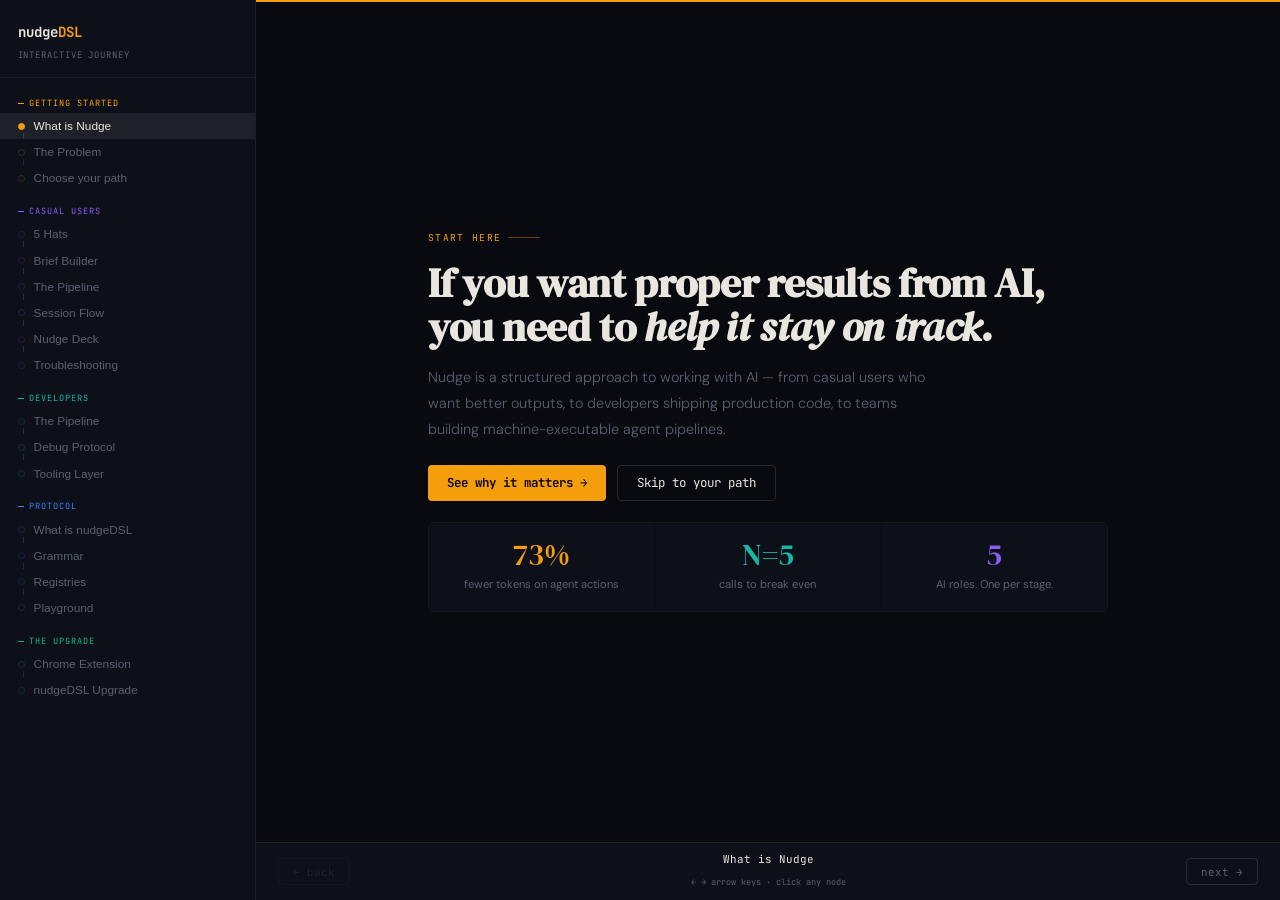
<file: docs/index.html>
<!DOCTYPE html>
<html lang="en">

<head>
  <meta charset="UTF-8">
  <meta name="viewport" content="width=device-width, initial-scale=1.0">
  <title>Nudge — Structure beats hope</title>
  <meta name="description"
    content="A structured approach to working with AI. Navigate your path through the Nudge methodology.">
  <link rel="preconnect" href="https://fonts.googleapis.com">
  <link
    href="https://fonts.googleapis.com/css2?family=DM+Serif+Display:ital@0;1&family=JetBrains+Mono:wght@300;400;500;700&family=DM+Sans:wght@300;400;500&display=swap"
    rel="stylesheet">
  <style>
    :root {
      --bg: #080a0f;
      --bg2: #0d1018;
      --bg3: #131820;
      --bd: rgba(255, 255, 255, 0.06);
      --bd2: rgba(255, 255, 255, 0.12);
      --tx: #e8e6df;
      --mu: #5a6070;
      --am: #f59e0b;
      --am2: #fbbf24;
      --tl: #14b8a6;
      --pu: #8b5cf6;
      --gn: #10b981;
      --bl: #3b82f6;
      --rd: #ef4444;
      --mo: 'JetBrains Mono', monospace;
      --se: 'DM Serif Display', serif;
      --sa: 'DM Sans', sans-serif;
      --cc: var(--am);
      --ca: #8b5cf6;
      --cd: #14b8a6;
      --cp: #3b82f6;
      --ce: #10b981
    }

    *,
    *::before,
    *::after {
      box-sizing: border-box;
      margin: 0;
      padding: 0
    }

    html,
    body {
      height: 100%;
      overflow: hidden
    }

    body {
      background: var(--bg);
      color: var(--tx);
      font-family: var(--sa);
      font-size: 15px;
      line-height: 1.7
    }

    .shell {
      display: grid;
      grid-template-columns: 256px 1fr;
      grid-template-rows: 1fr 58px;
      height: 100vh
    }

    /* SIDEBAR */
    .sb {
      grid-row: 1/3;
      background: var(--bg2);
      border-right: 1px solid var(--bd);
      display: flex;
      flex-direction: column;
      overflow: hidden
    }

    .sbh {
      padding: 1.3rem 1.1rem 0.9rem;
      border-bottom: 1px solid var(--bd);
      flex-shrink: 0
    }

    .sbl {
      font-family: var(--mo);
      font-weight: 700;
      font-size: 0.88rem;
      color: var(--tx)
    }

    .sbl span {
      color: var(--am)
    }

    .sbs {
      font-family: var(--mo);
      font-size: 0.56rem;
      color: var(--mu);
      letter-spacing: 0.1em;
      text-transform: uppercase;
      margin-top: 3px
    }

    .sbb {
      flex: 1;
      overflow-y: auto;
      padding: 0.7rem 0
    }

    .sbb::-webkit-scrollbar {
      width: 3px
    }

    .sbb::-webkit-scrollbar-thumb {
      background: var(--bg3)
    }

    .sg {
      margin-bottom: 0.4rem
    }

    .sgl {
      font-family: var(--mo);
      font-size: 0.54rem;
      letter-spacing: 0.12em;
      text-transform: uppercase;
      padding: 0.4rem 1.1rem 0.15rem;
      color: var(--mu);
      display: flex;
      align-items: center;
      gap: 5px
    }

    .sgl::before {
      content: '';
      width: 6px;
      height: 1px;
      background: currentColor
    }

    .sn {
      display: flex;
      align-items: center;
      gap: 9px;
      padding: 0.38rem 1.1rem;
      cursor: pointer;
      transition: background 0.12s;
      border: none;
      background: transparent;
      width: 100%;
      text-align: left;
      position: relative
    }

    .sn:hover {
      background: rgba(255, 255, 255, 0.04)
    }

    .sn.ac {
      background: rgba(255, 255, 255, 0.07)
    }

    .sd {
      width: 7px;
      height: 7px;
      border-radius: 50%;
      flex-shrink: 0;
      border: 1.5px solid currentColor;
      background: transparent;
      transition: all 0.2s
    }

    .sn.ac .sd,
    .sn.vi .sd {
      background: currentColor
    }

    .sn:not(.ac):not(.vi) .sd {
      opacity: 0.18
    }

    .snl {
      font-size: 0.74rem;
      color: var(--mu)
    }

    .sn.ac .snl {
      color: var(--tx);
      font-weight: 500
    }

    .sn.vi .snl {
      color: #888
    }

    .snc {
      position: absolute;
      left: 1.46rem;
      top: -6px;
      width: 1px;
      height: 6px;
      background: var(--bd2)
    }

    /* MAIN */
    .mn {
      position: relative;
      overflow: hidden
    }

    .sc {
      position: absolute;
      inset: 0;
      display: flex;
      align-items: center;
      justify-content: center;
      padding: 2.5rem 3rem;
      opacity: 0;
      pointer-events: none;
      transition: opacity 0.32s ease, transform 0.32s ease;
      transform: translateX(20px)
    }

    .sc.ac {
      opacity: 1;
      pointer-events: all;
      transform: translateX(0)
    }

    .sc.ol {
      opacity: 0;
      transform: translateX(-20px)
    }

    .sc.ir {
      opacity: 0;
      transform: translateX(20px)
    }

    .sc.il {
      opacity: 0;
      transform: translateX(-20px)
    }

    .sc::before {
      content: '';
      position: absolute;
      top: 0;
      left: 0;
      right: 0;
      height: 2px
    }

    .sc[data-p=common]::before {
      background: var(--cc)
    }

    .sc[data-p=casual]::before {
      background: var(--ca)
    }

    .sc[data-p=dev]::before {
      background: var(--cd)
    }

    .sc[data-p=proto]::before {
      background: var(--cp)
    }

    .sc[data-p=end]::before {
      background: var(--ce)
    }

    .ct {
      max-width: 680px;
      width: 100%;
      overflow-y: auto;
      max-height: calc(100vh - 110px)
    }

    .ct::-webkit-scrollbar {
      width: 3px
    }

    .ct::-webkit-scrollbar-thumb {
      background: var(--bg3)
    }

    /* BOTTOM NAV */
    .bn {
      grid-column: 2;
      background: var(--bg2);
      border-top: 1px solid var(--bd);
      display: flex;
      align-items: center;
      justify-content: space-between;
      padding: 0 1.4rem
    }

    .bnb {
      display: flex;
      align-items: center;
      gap: 6px;
      padding: 0.32rem 0.85rem;
      border: 1px solid var(--bd2);
      border-radius: 4px;
      background: transparent;
      color: var(--mu);
      font-family: var(--mo);
      font-size: 0.68rem;
      cursor: pointer;
      transition: all 0.13s
    }

    .bnb:hover:not(:disabled) {
      border-color: var(--am);
      color: var(--am)
    }

    .bnb:disabled {
      opacity: 0.22;
      cursor: default
    }

    .bnm {
      text-align: center
    }

    .bnl {
      font-family: var(--mo);
      font-size: 0.68rem;
      color: var(--tx);
      display: block
    }

    .bnh {
      font-family: var(--mo);
      font-size: 0.54rem;
      color: var(--mu)
    }

    /* TYPOGRAPHY */
    .tag {
      font-family: var(--mo);
      font-size: 0.6rem;
      letter-spacing: 0.14em;
      text-transform: uppercase;
      margin-bottom: 0.9rem;
      display: flex;
      align-items: center;
      gap: 7px
    }

    .tag::after {
      content: '';
      flex: 1;
      max-width: 32px;
      height: 1px;
      opacity: 0.38;
      background: currentColor
    }

    h1 {
      font-family: var(--se);
      font-size: clamp(1.7rem, 3.2vw, 2.8rem);
      line-height: 1.08;
      letter-spacing: -0.3px;
      margin-bottom: 1rem
    }

    h1 em {
      font-style: italic
    }

    .ds {
      font-size: 0.9rem;
      color: var(--mu);
      line-height: 1.8;
      margin-bottom: 1.4rem;
      font-weight: 300;
      max-width: 520px
    }

    code {
      font-family: var(--mo);
      font-size: 0.8em;
      background: var(--bg3);
      padding: 0.1rem 0.3rem;
      border-radius: 3px;
      color: var(--am)
    }

    /* BUTTONS */
    .bp {
      background: var(--am);
      color: #000;
      border: none;
      padding: 0.52rem 1.2rem;
      border-radius: 4px;
      cursor: pointer;
      font-weight: 600;
      font-size: 0.78rem;
      font-family: var(--mo);
      transition: all 0.18s;
      text-decoration: none;
      display: inline-flex;
      align-items: center;
      gap: 5px
    }

    .bp:hover {
      background: var(--am2);
      transform: translateY(-1px)
    }

    .bs {
      background: transparent;
      color: var(--tx);
      border: 1px solid var(--bd2);
      padding: 0.52rem 1.2rem;
      border-radius: 4px;
      cursor: pointer;
      font-size: 0.78rem;
      font-family: var(--mo);
      transition: all 0.18s;
      text-decoration: none;
      display: inline-flex;
      align-items: center;
      gap: 5px
    }

    .bs:hover {
      border-color: var(--am);
      color: var(--am)
    }

    .rw {
      display: flex;
      gap: 0.65rem;
      flex-wrap: wrap;
      margin-top: 1rem
    }

    /* PANELS */
    .pn {
      background: var(--bg2);
      border: 1px solid var(--bd);
      border-radius: 6px;
      overflow: hidden;
      margin-top: 1.1rem
    }

    .ph {
      padding: 0.55rem 1rem;
      background: var(--bg3);
      border-bottom: 1px solid var(--bd);
      font-family: var(--mo);
      font-size: 0.6rem;
      color: var(--mu);
      display: flex;
      justify-content: space-between;
      align-items: center
    }

    .g2 {
      display: grid;
      grid-template-columns: 1fr 1fr;
      gap: 1px;
      background: var(--bd)
    }

    .g3 {
      display: grid;
      grid-template-columns: repeat(3, 1fr);
      gap: 1px;
      background: var(--bd)
    }

    .g5 {
      display: grid;
      grid-template-columns: repeat(5, 1fr);
      gap: 1px;
      background: var(--bd)
    }

    .gc {
      background: var(--bg2);
      padding: 0.9rem
    }

    .gl {
      font-family: var(--mo);
      font-size: 0.56rem;
      letter-spacing: 0.1em;
      text-transform: uppercase;
      color: var(--mu);
      margin-bottom: 0.3rem
    }

    .gn2 {
      font-family: var(--se);
      font-size: 0.92rem;
      margin-bottom: 0.22rem
    }

    .gd {
      font-size: 0.72rem;
      color: var(--mu);
      line-height: 1.4
    }

    /* STATS */
    .st {
      display: grid;
      grid-template-columns: repeat(3, 1fr);
      gap: 1px;
      border: 1px solid var(--bd);
      border-radius: 6px;
      overflow: hidden;
      margin-top: 1.3rem
    }

    .si {
      padding: 1.1rem;
      background: var(--bg2);
      text-align: center
    }

    .sn2 {
      font-family: var(--se);
      font-size: 1.9rem;
      line-height: 1;
      margin-bottom: 0.25rem
    }

    .sl {
      font-size: 0.7rem;
      color: var(--mu)
    }

    /* PATHS */
    .pc {
      display: grid;
      grid-template-columns: repeat(3, 1fr);
      gap: 1px;
      border: 1px solid var(--bd);
      border-radius: 8px;
      overflow: hidden;
      margin-top: 1.3rem
    }

    .po {
      padding: 1.5rem 1.2rem;
      background: var(--bg2);
      cursor: pointer;
      transition: background 0.18s;
      border: none;
      color: var(--tx);
      text-align: left;
      width: 100%
    }

    .po:hover {
      background: var(--bg3)
    }

    .pon {
      font-family: var(--mo);
      font-size: 0.56rem;
      letter-spacing: 0.1em;
      margin-bottom: 0.32rem
    }

    .pot {
      font-family: var(--se);
      font-size: 1rem;
      margin-bottom: 0.32rem
    }

    .pod {
      font-size: 0.74rem;
      color: var(--mu);
      line-height: 1.4
    }

    .poc {
      font-family: var(--mo);
      font-size: 0.62rem;
      margin-top: 0.65rem;
      display: flex;
      align-items: center;
      gap: 4px
    }

    /* BRIEF */
    .bg2 {
      display: grid;
      grid-template-columns: 1fr 1fr;
      gap: 1px;
      background: var(--bd)
    }

    .bf {
      background: var(--bg2);
      padding: 0.75rem 0.9rem
    }

    .bf label {
      font-family: var(--mo);
      font-size: 0.56rem;
      letter-spacing: 0.08em;
      text-transform: uppercase;
      color: var(--am);
      display: block;
      margin-bottom: 0.28rem
    }

    .bf textarea,
    .bf input {
      width: 100%;
      background: var(--bg);
      border: 1px solid var(--bd);
      border-radius: 3px;
      padding: 0.38rem 0.55rem;
      color: var(--tx);
      font-family: var(--sa);
      font-size: 0.76rem;
      outline: none;
      resize: none;
      line-height: 1.4
    }

    .bf textarea:focus,
    .bf input:focus {
      border-color: var(--am)
    }

    .bo {
      padding: 0.75rem 0.9rem;
      font-family: var(--mo);
      font-size: 0.68rem;
      line-height: 1.6;
      color: var(--mu);
      min-height: 48px;
      white-space: pre-wrap;
      border-top: 1px solid var(--bd);
      background: var(--bg)
    }

    .ba {
      padding: 0.55rem 0.9rem;
      border-top: 1px solid var(--bd);
      display: flex;
      gap: 6px;
      align-items: center
    }

    /* CARDS */
    .cf2 {
      display: flex;
      gap: 5px;
      flex-wrap: wrap;
      margin-bottom: 0.75rem
    }

    .fc {
      padding: 0.2rem 0.6rem;
      border: 1px solid var(--bd2);
      border-radius: 20px;
      background: transparent;
      color: var(--mu);
      font-family: var(--mo);
      font-size: 0.63rem;
      cursor: pointer;
      transition: all 0.13s
    }

    .fc.on {
      background: var(--am);
      color: #000;
      border-color: var(--am);
      font-weight: 600
    }

    .cg {
      display: grid;
      grid-template-columns: repeat(auto-fill, minmax(158px, 1fr));
      gap: 7px;
      max-height: 270px;
      overflow-y: auto
    }

    .cg::-webkit-scrollbar {
      width: 3px
    }

    .cg::-webkit-scrollbar-thumb {
      background: var(--bg3)
    }

    .cd {
      perspective: 800px;
      cursor: pointer;
      height: 150px
    }

    .ci {
      position: relative;
      width: 100%;
      height: 100%;
      transition: transform 0.5s;
      transform-style: preserve-3d
    }

    .cd.fl .ci {
      transform: rotateY(180deg)
    }

    .cf3,
    .cb2 {
      position: absolute;
      width: 100%;
      height: 100%;
      backface-visibility: hidden;
      border-radius: 6px;
      padding: 0.82rem;
      overflow: auto
    }

    .cf3 {
      background: var(--bg2);
      border: 1px solid var(--bd)
    }

    .cb2 {
      background: var(--bg3);
      border: 1px solid var(--bd2);
      transform: rotateY(180deg)
    }

    .ctag {
      font-family: var(--mo);
      font-size: 0.54rem;
      letter-spacing: 0.08em;
      text-transform: uppercase;
      padding: 1px 5px;
      border-radius: 2px;
      margin-bottom: 0.42rem;
      display: inline-block
    }

    .cn2 {
      font-family: var(--se);
      font-size: 0.84rem;
      margin-bottom: 0.28rem;
      line-height: 1.2
    }

    .cpr {
      font-size: 0.68rem;
      color: var(--mu);
      line-height: 1.3
    }

    .ch2 {
      font-family: var(--mo);
      font-size: 0.52rem;
      color: var(--mu);
      opacity: 0.4;
      margin-top: 0.3rem
    }

    .cbt {
      font-size: 0.68rem;
      color: var(--mu);
      line-height: 1.4
    }

    .ccp {
      font-family: var(--mo);
      font-size: 0.58rem;
      background: var(--bg);
      padding: 0.22rem 0.45rem;
      border-radius: 3px;
      margin-top: 0.4rem;
      cursor: pointer;
      color: var(--mu);
      display: inline-block;
      border: none
    }

    /* PIPELINE */
    .pt2 {
      display: flex;
      border: 1px solid var(--bd);
      border-radius: 6px 6px 0 0;
      overflow: hidden;
      margin-top: 1.1rem
    }

    .ptb {
      flex: 1;
      padding: 0.6rem 0.4rem;
      background: var(--bg2);
      border: none;
      color: var(--mu);
      font-family: var(--mo);
      font-size: 0.6rem;
      cursor: pointer;
      transition: all 0.13s;
      border-right: 1px solid var(--bd);
      text-align: center
    }

    .ptb:last-child {
      border-right: none
    }

    .ptb.on {
      background: var(--bg3);
      color: var(--tx);
      border-bottom: 2px solid var(--cd)
    }

    .pp {
      display: none;
      background: var(--bg2);
      border: 1px solid var(--bd);
      border-top: none;
      border-radius: 0 0 6px 6px;
      padding: 1rem
    }

    .pp.on {
      display: grid;
      grid-template-columns: 1fr 1fr;
      gap: 1rem
    }

    .ppr {
      font-family: var(--mo);
      font-size: 0.58rem;
      letter-spacing: 0.08em;
      text-transform: uppercase;
      margin-bottom: 0.3rem
    }

    .ppd {
      font-size: 0.78rem;
      color: var(--mu);
      line-height: 1.6
    }

    .pppb {
      font-family: var(--mo);
      font-size: 0.64rem;
      line-height: 1.55;
      color: var(--mu);
      background: var(--bg);
      padding: 0.72rem;
      border-radius: 4px;
      border: 1px solid var(--bd);
      max-height: 165px;
      overflow-y: auto;
      white-space: pre-wrap
    }

    .ppc {
      width: 100%;
      margin-top: 3px;
      padding: 0.3rem;
      background: transparent;
      border: 1px solid var(--bd);
      border-radius: 0 0 4px 4px;
      color: var(--mu);
      font-family: var(--mo);
      font-size: 0.6rem;
      cursor: pointer
    }

    .ppc:hover {
      color: var(--tx)
    }

    .ppc.ok {
      background: rgba(16, 185, 129, 0.1);
      color: var(--gn)
    }

    /* DEBUG */
    .db {
      display: grid;
      grid-template-columns: repeat(3, 1fr);
      gap: 1px;
      border: 1px solid var(--bd);
      border-radius: 6px;
      overflow: hidden;
      margin-top: 1.1rem
    }

    .dc {
      padding: 1rem;
      background: var(--bg2)
    }

    .dty {
      font-family: var(--mo);
      font-size: 0.56rem;
      letter-spacing: 0.08em;
      text-transform: uppercase;
      padding: 1px 6px;
      border-radius: 2px;
      margin-bottom: 0.52rem;
      display: inline-block
    }

    .dti {
      font-family: var(--se);
      font-size: 0.9rem;
      margin-bottom: 0.32rem
    }

    .dde {
      font-size: 0.72rem;
      color: var(--mu);
      line-height: 1.4
    }

    .dr {
      font-family: var(--mo);
      font-size: 0.6rem;
      color: var(--am);
      margin-top: 0.5rem;
      padding: 0.28rem 0.52rem;
      background: rgba(245, 158, 11, 0.07);
      border-radius: 3px
    }

    /* TOOLS */
    .tl {
      display: grid;
      grid-template-columns: repeat(3, 1fr);
      gap: 1px;
      border: 1px solid var(--bd);
      border-radius: 6px;
      overflow: hidden;
      margin-top: 1.1rem
    }

    .ti {
      padding: 0.9rem;
      background: var(--bg2)
    }

    .tn {
      font-family: var(--mo);
      font-size: 0.7rem;
      color: var(--tl);
      font-weight: 600;
      margin-bottom: 0.28rem
    }

    .td {
      font-size: 0.7rem;
      color: var(--mu);
      line-height: 1.4
    }

    .ts {
      font-family: var(--mo);
      font-size: 0.56rem;
      color: var(--gn);
      margin-top: 0.28rem
    }

    /* DSL COMPARE */
    .cm {
      display: grid;
      grid-template-columns: 1fr 1fr;
      gap: 1px;
      border: 1px solid var(--bd);
      border-radius: 6px;
      overflow: hidden;
      margin-top: 1.1rem
    }

    .cph {
      padding: 0.48rem 0.9rem;
      background: var(--bg3);
      border-bottom: 1px solid var(--bd);
      font-family: var(--mo);
      font-size: 0.58rem;
      letter-spacing: 0.06em
    }

    .cpb {
      padding: 0.82rem 0.9rem;
      font-family: var(--mo);
      font-size: 0.71rem;
      line-height: 1.65;
      white-space: pre-wrap;
      background: var(--bg)
    }

    .ta {
      color: var(--am);
      font-weight: 700
    }

    .to {
      color: var(--tl);
      font-weight: 500
    }

    .ts2 {
      color: #a5d6a7
    }

    /* GRAMMAR */
    .ops {
      display: grid;
      grid-template-columns: 1fr 1fr;
      gap: 1px;
      border: 1px solid var(--bd);
      border-radius: 6px;
      overflow: hidden;
      margin-top: 1.1rem
    }

    .op {
      padding: 0.9rem 1.1rem;
      background: var(--bg2)
    }

    .osy {
      font-family: var(--mo);
      font-size: 1.2rem;
      font-weight: 700;
      color: var(--tl);
      margin-bottom: 0.22rem
    }

    .ona {
      font-family: var(--mo);
      font-size: 0.58rem;
      color: var(--mu);
      text-transform: uppercase;
      letter-spacing: 0.08em;
      margin-bottom: 0.22rem
    }

    .ode {
      font-size: 0.74rem;
      color: var(--mu);
      line-height: 1.4
    }

    .oex {
      font-family: var(--mo);
      font-size: 0.64rem;
      color: var(--tx);
      background: var(--bg);
      padding: 0.22rem 0.42rem;
      border-radius: 3px;
      margin-top: 0.32rem;
      display: inline-block
    }

    /* REGS */
    .rg {
      display: grid;
      grid-template-columns: repeat(3, 1fr);
      gap: 1px;
      border: 1px solid var(--bd);
      border-radius: 6px;
      overflow: hidden;
      margin-top: 1.1rem
    }

    .ri {
      padding: 1rem;
      background: var(--bg2)
    }

    .rd {
      font-family: var(--mo);
      font-size: 0.54rem;
      color: var(--mu);
      letter-spacing: 0.08em;
      text-transform: uppercase;
      margin-bottom: 0.28rem
    }

    .rn {
      font-family: var(--se);
      font-size: 0.9rem;
      margin-bottom: 0.28rem
    }

    .rc {
      font-family: var(--mo);
      font-size: 0.58rem;
      color: var(--mu);
      margin-bottom: 0.45rem
    }

    .ra {
      display: flex;
      flex-wrap: wrap;
      gap: 3px
    }

    .rat {
      font-family: var(--mo);
      font-size: 0.56rem;
      background: var(--bg3);
      border: 1px solid var(--bd);
      padding: 1px 4px;
      border-radius: 2px;
      color: var(--am)
    }

    .rbtn {
      width: 100%;
      margin-top: 0.7rem;
      padding: 0.26rem;
      border: 1px solid var(--bd2);
      border-radius: 3px;
      background: transparent;
      color: var(--mu);
      font-family: var(--mo);
      font-size: 0.6rem;
      cursor: pointer
    }

    .rbtn:hover {
      border-color: var(--am);
      color: var(--am)
    }

    /* PLAYGROUND */
    .pg {
      display: grid;
      grid-template-columns: 1fr 1fr;
      gap: 1px;
      border: 1px solid var(--bd);
      border-radius: 6px;
      overflow: hidden;
      margin-top: 1.1rem
    }

    .pgp {
      background: var(--bg2)
    }

    .pgh {
      padding: 0.48rem 0.9rem;
      background: var(--bg3);
      border-bottom: 1px solid var(--bd);
      display: flex;
      justify-content: space-between;
      align-items: center;
      font-family: var(--mo);
      font-size: 0.58rem;
      color: var(--mu)
    }

    .pgi {
      width: 100%;
      min-height: 145px;
      padding: 0.75rem 0.9rem;
      background: var(--bg);
      color: var(--tx);
      border: none;
      outline: none;
      resize: none;
      font-family: var(--mo);
      font-size: 0.72rem;
      line-height: 1.6;
      caret-color: var(--am)
    }

    .pgo {
      padding: 0.75rem 0.9rem;
      min-height: 145px;
      font-family: var(--mo);
      font-size: 0.68rem;
      line-height: 1.6;
      white-space: pre-wrap;
      word-break: break-all
    }

    .ok {
      color: var(--gn)
    }

    .er {
      color: var(--rd)
    }

    .inf {
      color: var(--mu)
    }

    .pgb {
      font-family: var(--mo);
      font-size: 0.62rem;
      padding: 0.18rem 0.55rem;
      border: 1px solid var(--bd2);
      border-radius: 3px;
      background: transparent;
      color: var(--mu);
      cursor: pointer
    }

    .pgb.p {
      background: var(--am);
      color: #000;
      border-color: var(--am);
      font-weight: 600
    }

    .pgb:hover:not(.p) {
      border-color: var(--am);
      color: var(--am)
    }

    .pgex {
      display: flex;
      gap: 4px;
      flex-wrap: wrap;
      margin-top: 0.55rem
    }

    .pgex button {
      font-family: var(--mo);
      font-size: 0.58rem;
      padding: 0.16rem 0.5rem;
      border: 1px solid var(--bd2);
      border-radius: 3px;
      background: transparent;
      color: var(--mu);
      cursor: pointer
    }

    .pgex button:hover {
      border-color: var(--tl);
      color: var(--tl)
    }

    /* CHROME */
    .ch {
      display: grid;
      grid-template-columns: repeat(3, 1fr);
      gap: 1px;
      border: 1px solid var(--bd);
      border-radius: 6px;
      overflow: hidden;
      margin-top: 1.1rem
    }

    .cci {
      padding: 1rem;
      background: var(--bg2)
    }

    .ccl {
      font-family: var(--mo);
      font-size: 0.56rem;
      color: var(--mu);
      letter-spacing: 0.1em;
      text-transform: uppercase;
      margin-bottom: 0.38rem;
      display: flex;
      align-items: center;
      gap: 5px
    }

    .ccl::before {
      content: '';
      width: 3px;
      height: 3px;
      background: var(--am);
      border-radius: 50%
    }

    .cct {
      font-family: var(--se);
      font-size: 0.9rem;
      margin-bottom: 0.32rem
    }

    .ccd {
      font-size: 0.7rem;
      color: var(--mu);
      line-height: 1.4
    }

    .ccm {
      font-family: var(--mo);
      font-size: 0.58rem;
      background: var(--bg3);
      padding: 0.28rem 0.52rem;
      border-radius: 3px;
      margin-top: 0.38rem;
      color: var(--mu)
    }

    .soon {
      font-family: var(--mo);
      font-size: 0.56rem;
      background: rgba(245, 158, 11, 0.1);
      border: 1px solid rgba(245, 158, 11, 0.2);
      color: var(--am);
      padding: 1px 6px;
      border-radius: 2px;
      margin-left: 6px;
      vertical-align: middle
    }

    /* TIERS */
    .tr {
      display: grid;
      grid-template-columns: repeat(3, 1fr);
      gap: 1px;
      border: 1px solid var(--bd);
      border-radius: 6px;
      overflow: hidden;
      margin-top: 1.3rem
    }

    .ti2 {
      padding: 1.3rem;
      background: var(--bg2)
    }

    .ti2.ft {
      background: rgba(245, 158, 11, 0.05);
      border: 1px solid rgba(245, 158, 11, 0.17)
    }

    .tin {
      font-family: var(--se);
      font-size: 1rem;
      margin-bottom: 0.22rem
    }

    .tid {
      font-family: var(--mo);
      font-size: 0.58rem;
      color: var(--mu);
      margin-bottom: 0.85rem;
      padding-bottom: 0.85rem;
      border-bottom: 1px solid var(--bd)
    }

    .tif {
      font-size: 0.75rem;
      display: flex;
      gap: 6px;
      margin-bottom: 3px
    }

    .tif::before {
      content: '✓';
      color: var(--gn);
      font-size: 0.6rem;
      flex-shrink: 0;
      margin-top: 3px
    }

    .tif.off::before {
      content: '○';
      color: var(--mu)
    }

    .tif.off {
      color: var(--mu);
      opacity: 0.45
    }

    /* COPY BTN */
    .cb3 {
      padding: 0.3rem 0.75rem;
      border-radius: 3px;
      font-family: var(--mo);
      font-size: 0.65rem;
      font-weight: 600;
      cursor: pointer;
      transition: all 0.18s;
      border: none;
      background: var(--am);
      color: #000
    }

    .cb3:hover {
      background: var(--am2)
    }

    .cb3.ok2 {
      background: var(--gn);
      color: #fff
    }

    /* TOGGLE */
    .tg {
      display: flex;
      align-items: center;
      gap: 7px;
      font-size: 0.72rem;
      color: var(--mu);
      cursor: pointer;
      margin-bottom: 0.9rem
    }

    .tg input {
      accent-color: var(--am)
    }

    /* CALLOUT */
    .cl {
      padding: 0.9rem 1.2rem;
      border-left: 3px solid var(--am);
      background: rgba(245, 158, 11, 0.06);
      border-radius: 0 5px 5px 0;
      font-size: 0.82rem;
      color: var(--mu);
      line-height: 1.7;
      margin-top: 1.1rem
    }

    .cl strong {
      font-family: var(--mo);
      font-size: 0.6rem;
      letter-spacing: 0.08em;
      text-transform: uppercase;
      color: var(--am);
      display: block;
      margin-bottom: 0.28rem
    }

    /* ANIM */
    @keyframes ni {
      from {
        opacity: 0;
        transform: translateY(7px)
      }

      to {
        opacity: 1;
        transform: translateY(0)
      }
    }

    .sc.ac .ct>* {
      animation: ni 0.32s ease both
    }

    .sc.ac .ct>*:nth-child(1) {
      animation-delay: .04s
    }

    .sc.ac .ct>*:nth-child(2) {
      animation-delay: .08s
    }

    .sc.ac .ct>*:nth-child(3) {
      animation-delay: .12s
    }

    .sc.ac .ct>*:nth-child(4) {
      animation-delay: .16s
    }

    .sc.ac .ct>*:nth-child(5) {
      animation-delay: .2s
    }

    /* MOBILE */
    @media(max-width:820px) {
      .shell {
        grid-template-columns: 1fr;
        grid-template-rows: 50px 1fr 54px
      }

      .sb {
        grid-row: 1;
        flex-direction: row;
        align-items: center;
        border-right: none;
        border-bottom: 1px solid var(--bd);
        overflow-x: auto;
        overflow-y: hidden;
        padding: 0 1rem
      }

      .sbh {
        border-bottom: none;
        padding: 0;
        flex-shrink: 0;
        margin-right: 1rem
      }

      .sbs {
        display: none
      }

      .sbb {
        display: flex;
        flex-direction: row;
        overflow-x: auto;
        overflow-y: hidden;
        padding: 0;
        align-items: center
      }

      .sg {
        display: flex;
        flex-direction: row;
        margin-bottom: 0
      }

      .sgl,
      .snc {
        display: none
      }

      .sn {
        padding: 0.28rem 0.6rem;
        white-space: nowrap
      }

      .sc {
        padding: 1.3rem 1.1rem
      }

      .bn {
        grid-column: 1
      }

      .pc,
      .tr {
        grid-template-columns: 1fr
      }

      .g2,
      .g3,
      .g5,
      .pp.on,
      .cm,
      .ops,
      .pg,
      .db,
      .ch,
      .rg,
      .tl {
        grid-template-columns: 1fr
      }

      .bg2 {
        grid-template-columns: 1fr
      }

      .pt2 {
        flex-wrap: wrap
      }
    }
  </style>
</head>

<body>
  <div class="shell">

    <aside class="sb">
      <div class="sbh">
        <div class="sbl">nudge<span>DSL</span></div>
        <div class="sbs">Interactive journey</div>
      </div>
      <div class="sbb" id="sbb"></div>
    </aside>

    <main class="mn" id="mn">

      <div class="sc ac" id="sc-entry" data-p="common">
        <div class="ct">
          <div class="tag" style="color:var(--cc)">Start here</div>
          <h1>If you want proper results from AI,<br>you need to <em>help it stay on track.</em></h1>
          <p class="ds">Nudge is a structured approach to working with AI — from casual users who want better outputs,
            to developers shipping production code, to teams building machine-executable agent pipelines.</p>
          <div class="rw"><button class="bp" onclick="go('problem')">See why it matters →</button><button class="bs"
              onclick="go('paths')">Skip to your path</button></div>
          <div class="st">
            <div class="si">
              <div class="sn2" style="color:var(--am)">73%</div>
              <div class="sl">fewer tokens on agent actions</div>
            </div>
            <div class="si">
              <div class="sn2" style="color:var(--tl)">N=5</div>
              <div class="sl">calls to break even</div>
            </div>
            <div class="si">
              <div class="sn2" style="color:var(--pu)">5</div>
              <div class="sl">AI roles. One per stage.</div>
            </div>
          </div>
        </div>
      </div>

      <div class="sc" id="sc-problem" data-p="common">
        <div class="ct">
          <div class="tag" style="color:var(--cc)">The problem</div>
          <h1>The longer you talk to AI<br>without structure,<br>the <em>worse it gets.</em></h1>
          <p class="ds">The problem isn't the AI. It's the lack of clear roles, scope, and constraints. Without them,
            the AI accumulates dead context and starts reasoning against its own noise.</p>
          <div class="pn">
            <div class="g2">
              <div style="padding:1.2rem;background:var(--bg2)">
                <div
                  style="font-family:var(--mo);font-size:0.58rem;color:var(--rd);letter-spacing:0.1em;margin-bottom:0.85rem">
                  WITHOUT STRUCTURE</div>
                <div style="display:flex;flex-direction:column;gap:0.55rem">
                  <div style="display:flex;gap:7px;font-size:0.79rem"><span
                      style="color:var(--rd);font-size:0.66rem;flex-shrink:0;margin-top:2px">✗</span><span
                      style="color:var(--mu)">You dump context and hope for the best</span></div>
                  <div style="display:flex;gap:7px;font-size:0.79rem"><span
                      style="color:var(--rd);font-size:0.66rem;flex-shrink:0;margin-top:2px">✗</span><span
                      style="color:var(--mu)">AI makes uninstructed architectural decisions</span></div>
                  <div style="display:flex;gap:7px;font-size:0.79rem"><span
                      style="color:var(--rd);font-size:0.66rem;flex-shrink:0;margin-top:2px">✗</span><span
                      style="color:var(--mu)">Dead history degrades every completion</span></div>
                  <div style="display:flex;gap:7px;font-size:0.79rem"><span
                      style="color:var(--rd);font-size:0.66rem;flex-shrink:0;margin-top:2px">✗</span><span
                      style="color:var(--mu)">Expensive rewrites and repeated explanations</span></div>
                </div>
              </div>
              <div style="padding:1.2rem;background:var(--bg2)">
                <div
                  style="font-family:var(--mo);font-size:0.58rem;color:var(--gn);letter-spacing:0.1em;margin-bottom:0.85rem">
                  WITH NUDGE</div>
                <div style="display:flex;flex-direction:column;gap:0.55rem">
                  <div style="display:flex;gap:7px;font-size:0.79rem"><span
                      style="color:var(--gn);font-size:0.66rem;flex-shrink:0;margin-top:2px">✓</span><span
                      style="color:var(--mu)">Each message has a clear role and scope</span></div>
                  <div style="display:flex;gap:7px;font-size:0.79rem"><span
                      style="color:var(--gn);font-size:0.66rem;flex-shrink:0;margin-top:2px">✓</span><span
                      style="color:var(--mu)">AI executes exactly what you specified</span></div>
                  <div style="display:flex;gap:7px;font-size:0.79rem"><span
                      style="color:var(--gn);font-size:0.66rem;flex-shrink:0;margin-top:2px">✓</span><span
                      style="color:var(--mu)">Context stays sharp — managed deliberately</span></div>
                  <div style="display:flex;gap:7px;font-size:0.79rem"><span
                      style="color:var(--gn);font-size:0.66rem;flex-shrink:0;margin-top:2px">✓</span><span
                      style="color:var(--mu)">Token efficiency means better reasoning</span></div>
                </div>
              </div>
            </div>
          </div>
          <button class="bp" style="margin-top:1.1rem" onclick="go('paths')">Choose your path →</button>
        </div>
      </div>

      <div class="sc" id="sc-paths" data-p="common">
        <div class="ct">
          <div class="tag" style="color:var(--cc)">Your path</div>
          <h1>Where do you want<br>to <em>go from here?</em></h1>
          <p class="ds">All three paths converge at the same place. Pick what fits you today — you can jump to any node
            from the sidebar at any time.</p>
          <div class="pc">
            <button class="po" style="border-top:3px solid var(--ca)" onclick="go('casual-hats')">
              <div class="pon" style="color:var(--ca)">Path A</div>
              <div class="pot">I use AI casually</div>
              <div class="pod">Brief Builder, 5 Hats, Nudge Deck. Works on any AI — no coding.</div>
              <div class="poc" style="color:var(--ca)">5 Hats → Brief Builder → Pipeline</div>
            </button>
            <button class="po" style="border-top:3px solid var(--cd)" onclick="go('dev-pipeline')">
              <div class="pon" style="color:var(--cd)">Path B</div>
              <div class="pot">I build with AI</div>
              <div class="pod">5-stage pipeline, debug protocol, tooling layer. Ship with confidence.</div>
              <div class="poc" style="color:var(--cd)">Pipeline → Debug → Tools</div>
            </button>
            <button class="po" style="border-top:3px solid var(--cp)" onclick="go('proto-what')">
              <div class="pon" style="color:var(--cp)">Path C</div>
              <div class="pot">I want machine control</div>
              <div class="pod">nudgeDSL protocol, grammar, registries, live playground.</div>
              <div class="poc" style="color:var(--cp)">DSL → Grammar → Registries → Playground</div>
            </button>
          </div>
        </div>
      </div>

      <div class="sc" id="sc-casual-hats" data-p="casual">
        <div class="ct">
          <div class="tag" style="color:var(--ca)">Path A · Step 1</div>
          <h1>Every task needs<br><em>five different roles.</em></h1>
          <p class="ds">Stop asking one AI to be everything at once. The moment you separate these five modes, output
            quality jumps — for writing, for code, for anything.</p>
          <div class="pn">
            <div class="g5">
              <div class="gc">
                <div class="gl">01</div>
                <div class="gn2">Challenger</div>
                <div
                  style="font-family:var(--mo);font-size:0.56rem;color:#c084fc;text-transform:uppercase;letter-spacing:0.06em;margin-bottom:0.28rem">
                  High autonomy</div>
                <div class="gd">Breaks the plan. Finds weak points. Challenges every assumption first.</div>
              </div>
              <div class="gc">
                <div class="gl">02</div>
                <div class="gn2">Planner</div>
                <div
                  style="font-family:var(--mo);font-size:0.56rem;color:#60a5fa;text-transform:uppercase;letter-spacing:0.06em;margin-bottom:0.28rem">
                  Medium</div>
                <div class="gd">Sequences work. Flags hidden dependencies before execution starts.</div>
              </div>
              <div class="gc">
                <div class="gl">03</div>
                <div class="gn2">Specifier</div>
                <div
                  style="font-family:var(--mo);font-size:0.56rem;color:#60a5fa;text-transform:uppercase;letter-spacing:0.06em;margin-bottom:0.28rem">
                  Medium</div>
                <div class="gd">Translates plans into precise specs with acceptance criteria.</div>
              </div>
              <div class="gc">
                <div class="gl">04</div>
                <div class="gn2">Executor</div>
                <div
                  style="font-family:var(--mo);font-size:0.56rem;color:var(--gn);text-transform:uppercase;letter-spacing:0.06em;margin-bottom:0.28rem">
                  Low</div>
                <div class="gd">Executes against specs. No decisions. Stops if ambiguous.</div>
              </div>
              <div class="gc">
                <div class="gl">05</div>
                <div class="gn2">Reviewer</div>
                <div
                  style="font-family:var(--mo);font-size:0.56rem;color:var(--am);text-transform:uppercase;letter-spacing:0.06em;margin-bottom:0.28rem">
                  Zero</div>
                <div class="gd">Validates against spec only. Does not improve. Three verdicts.</div>
              </div>
            </div>
          </div>
          <button class="bp" style="margin-top:1rem" onclick="go('casual-brief')">Next: Brief Builder →</button>
        </div>
      </div>

      <div class="sc" id="sc-casual-brief" data-p="casual">
        <div class="ct">
          <div class="tag" style="color:var(--ca)">Path A · Step 2</div>
          <h1>The one habit that<br><em>transforms AI output.</em></h1>
          <p class="ds">Fill in six fields. Copy. Paste before any AI request. Works on Claude, ChatGPT, Gemini —
            anything. No account required.</p>
          <label class="tg"><input type="checkbox" id="br" checked> Include Nudge Rules</label>
          <div class="pn">
            <div class="ph"><span>Fill → Copy → Paste before your next AI request</span><span
                style="color:var(--gn);font-size:0.58rem">Free · Works anywhere</span></div>
            <div class="bg2">
              <div class="bf"><label>Goal</label><textarea id="bg2" rows="2"
                  placeholder="What outcome do you need?"></textarea></div>
              <div class="bf"><label>Context</label><textarea id="bc" rows="2"
                  placeholder="What must the AI know?"></textarea></div>
              <div class="bf"><label>Role</label><input id="bro" type="text"
                  placeholder="e.g. Challenger, Expert reviewer..."></div>
              <div class="bf"><label>Constraints</label><textarea id="bco" rows="2"
                  placeholder="What must it NOT do?"></textarea></div>
              <div class="bf"><label>Success criteria</label><textarea id="bsu" rows="2"
                  placeholder="How will you verify it's correct?"></textarea></div>
              <div class="bf"><label>The task</label><textarea id="bta" rows="2"
                  placeholder="The actual request."></textarea></div>
            </div>
            <div class="bo" id="bo">// Fill the fields above — your structured brief appears here</div>
            <div class="ba"><button class="cb3" id="bcopy" onclick="cpBrief(this)">Copy brief</button><button
                onclick="clBrief()"
                style="padding:0.26rem 0.6rem;background:transparent;border:1px solid var(--bd2);border-radius:3px;color:var(--mu);font-family:var(--mo);font-size:0.62rem;cursor:pointer">Clear</button><span
                id="btok" style="font-family:var(--mo);font-size:0.58rem;color:var(--mu);margin-left:auto"></span></div>
          </div>
          <button class="bp" style="margin-top:0.9rem" onclick="go('casual-pipeline')">Next: The Pipeline →</button>
        </div>
      </div>

      <div class="sc" id="sc-casual-pipeline" data-p="casual">
        <div class="ct">
          <div class="tag" style="color:var(--ca)">Path A · Step 3</div>
          <h1>How work <em>actually gets done.</em></h1>
          <p class="ds">You don't build everything at once. You pass the work through these 5 stages, starting a new
            chat when needed.</p>
          <div class="pn">
            <div class="gc" style="border-bottom:1px solid var(--bd)">
              <div class="gn2">1. Discovery Brief</div>
              <div class="gd">Lock in the scope. Ask questions to figure out what you are NOT building.</div>
            </div>
            <div class="gc" style="border-bottom:1px solid var(--bd)">
              <div class="gn2">2. Blueprint</div>
              <div class="gd">The Master Plan. Map out the overall strategy.</div>
            </div>
            <div class="gc" style="border-bottom:1px solid var(--bd)">
              <div class="gn2">3. Task List</div>
              <div class="gd">The To-Do List. Break the Master Plan down into an ordered sequence.</div>
            </div>
            <div class="gc" style="border-bottom:1px solid var(--bd)">
              <div class="gn2">4. Shard</div>
              <div class="gd">The Task Brief. A highly specific brief for ONE single item from your To-Do list.</div>
            </div>
            <div class="gc">
              <div class="gn2">5. Deliverable & Review</div>
              <div class="gd">The AI executes the Shard. You review it against the constraints.</div>
            </div>
          </div>
          <button class="bp" style="margin-top:1rem" onclick="go('casual-handover')">Next: Session Flow →</button>
        </div>
      </div>

      <div class="sc" id="sc-casual-handover" data-p="casual">
        <div class="ct">
          <div class="tag" style="color:var(--ca)">Path A · Step 4</div>
          <h1>Don't lose <em>the plot.</em></h1>
          <p class="ds">When you move to a new chat to clear the AI's memory, you must pass the baton. Follow this
            strict 6-step flow.</p>
          <div class="st">
            <div class="si">
              <div class="sn2" style="color:var(--ca)">1</div>
              <div class="sl">Check Pipeline</div>
            </div>
            <div class="si">
              <div class="sn2" style="color:var(--ca)">2</div>
              <div class="sl">Set Profile</div>
            </div>
            <div class="si">
              <div class="sn2" style="color:var(--ca)">3</div>
              <div class="sl">Work (1 task)</div>
            </div>
            <div class="si">
              <div class="sn2" style="color:var(--ca)">4</div>
              <div class="sl">Log Output</div>
            </div>
            <div class="si">
              <div class="sn2" style="color:var(--ca)">5</div>
              <div class="sl">Handover Summary</div>
            </div>
            <div class="si">
              <div class="sn2" style="color:var(--ca)">6</div>
              <div class="sl">Index Update</div>
            </div>
          </div>
          <div class="cl"><strong>The Handover Rule</strong>Before ending a chat, ask the AI to write a short, bulleted
            summary of all decisions made. Paste this into the next chat.</div>
          <button class="bp" style="margin-top:1rem" onclick="go('casual-cards')">Next: Nudge Deck →</button>
        </div>
      </div>

      <div class="sc" id="sc-casual-cards" data-p="casual">
        <div class="ct">
          <div class="tag" style="color:var(--ca)">Path A · Step 5</div>
          <h1>28 cards.<br><em>Start with the essentials.</em></h1>
          <p class="ds">Each card is one habit. Start with Essential. Add more when you feel the problem they solve. Tap
            any card to flip it and copy the prompt.</p>
          <div class="cf2" id="cf"></div>
          <div class="cg" id="cg"></div>
          <button class="bp" style="margin-top:0.9rem" onclick="go('casual-debug')">Next: Troubleshooting →</button>
        </div>
      </div>

      <div class="sc" id="sc-casual-debug" data-p="casual">
        <div class="ct">
          <div class="tag" style="color:var(--ca)">Path A · Step 6</div>
          <h1>When the AI <em>fails.</em></h1>
          <p class="ds">AIs hallucinate. They get stuck in loops. Here is the non-technical protocol to recover without
            wasting tokens or ruining your work.</p>
          <div class="db">
            <div class="dc">
              <div class="dty" style="background:rgba(239,68,68,0.12);color:var(--rd)">Stop</div>
              <div class="dti">Classify the error</div>
              <div class="dde">Is the brief unclear? Or is the AI carrying dead context? Don't just rephrase.</div>
            </div>
            <div class="dc">
              <div class="dty" style="background:rgba(245,158,11,0.12);color:var(--am)">Two Attempts</div>
              <div class="dti">The strict limit</div>
              <div class="dde">If it fails twice to follow the brief, the brief is broken. Stop and rewrite it.</div>
            </div>
            <div class="dc">
              <div class="dty" style="background:rgba(139,92,246,0.12);color:var(--pu)">Undo</div>
              <div class="dti">The Kill Switch</div>
              <div class="dde">Never let the AI overwrite your only copy. Revert to the last good prompt immediately.
              </div>
            </div>
          </div>
          <button class="bp" style="margin-top:1rem" onclick="go('chrome')">Continue →</button>
        </div>
      </div>

      <div class="sc" id="sc-dev-pipeline" data-p="dev">
        <div class="ct">
          <div class="tag" style="color:var(--cd)">Path B · Step 1</div>
          <h1>Five stages.<br><em>Five roles. One pipeline.</em></h1>
          <p class="ds">Strict separation of thinking and doing. Human in the loop at every gate. Select a stage to see
            the full copy-able prompt.</p>
          <label class="tg"><input type="checkbox" id="pr" checked> Include Nudge Rules when copying</label>
          <div class="pt2"><button class="ptb on" onclick="selS(0,this)">Blueprint</button><button class="ptb"
              onclick="selS(1,this)">Shard</button><button class="ptb" onclick="selS(2,this)">Execute</button><button
              class="ptb" onclick="selS(3,this)">Review</button><button class="ptb" onclick="selS(4,this)">Gate</button>
          </div>
          <div id="sps"></div>
          <button class="bp" style="margin-top:0.9rem" onclick="go('dev-debug')">Next: Debug Protocol →</button>
        </div>
      </div>

      <div class="sc" id="sc-dev-debug" data-p="dev">
        <div class="ct">
          <div class="tag" style="color:var(--cd)">Path B · Step 2</div>
          <h1>Classify before<br>you <em>touch anything.</em></h1>
          <p class="ds">Debugging is investigation, not development. A dev agent never switches roles mid-session — if
            it hits a bug during feature work, it stops feature work. Full stop.</p>
          <div class="db">
            <div class="dc">
              <div class="dty" style="background:rgba(239,68,68,0.12);color:var(--rd)">Environment</div>
              <div class="dti">Fix the setup</div>
              <div class="dde">Code is correct, environment is wrong. Wrong version, missing variable, port conflict.
              </div>
              <div class="dr">Never touch code for an env bug</div>
            </div>
            <div class="dc">
              <div class="dty" style="background:rgba(245,158,11,0.12);color:var(--am)">Logic</div>
              <div class="dti">Fix the code</div>
              <div class="dde">Environment is fine, implementation is wrong. Read the error fully. Minimal fix only.
              </div>
              <div class="dr">Smallest fix that passes the test</div>
            </div>
            <div class="dc">
              <div class="dty" style="background:rgba(139,92,246,0.12);color:var(--pu)">Spec</div>
              <div class="dti">Fix the spec</div>
              <div class="dde">Code does what was asked, but what was asked was wrong. Stop. Rewrite the shard.</div>
              <div class="dr">Stop and rewrite — do not patch</div>
            </div>
          </div>
          <div class="cl"><strong>Critical rule</strong>A dev agent never switches roles mid-session. Hit an env bug
            during feature work → stop, classify, report to orchestrator. Do not become a debugger.</div>
          <button class="bp" style="margin-top:0.9rem" onclick="go('dev-tools')">Next: Tooling Layer →</button>
        </div>
      </div>

      <div class="sc" id="sc-dev-tools" data-p="dev">
        <div class="ct">
          <div class="tag" style="color:var(--cd)">Path B · Step 3</div>
          <h1>Give the AI a map,<br>not a <em>maze.</em></h1>
          <p class="ds">AIs waste massive context running <code>ls</code> or reading entire files for one function.
            These six scripts eliminate that permanently. Copy once, use everywhere.</p>
          <div class="tl">
            <div class="ti">
              <div class="tn">pre_session.ps1</div>
              <div class="td">Snapshots active phases, file existence, stubs before every session.</div>
              <div class="ts">eliminates: ls, find, dir</div>
            </div>
            <div class="ti">
              <div class="tn">update_structure.py</div>
              <div class="td">Maps every function to its exact line number in structure_map.txt.</div>
              <div class="ts">eliminates: navigation reads</div>
            </div>
            <div class="ti">
              <div class="tn">find_symbol.ps1</div>
              <div class="td">Returns a function + 2 lines context. Replaces 3000-token full-file reads.</div>
              <div class="ts">eliminates: full-file reads</div>
            </div>
            <div class="ti">
              <div class="tn">run_task.ps1</div>
              <div class="td">Prints OK on success. Writes 20 error lines to .last_error.txt on failure.</div>
              <div class="ts">eliminates: verbose test output</div>
            </div>
            <div class="ti">
              <div class="tn">get_skeleton</div>
              <div class="td">Tree-sitter powered. Outputs signatures without reading file content.</div>
              <div class="ts">eliminates: structure reads</div>
            </div>
            <div class="ti">
              <div class="tn">read_anchor</div>
              <div class="td">Fetches exact logic blocks via @ANCHOR comments. Zero-read dependency maps.</div>
              <div class="ts">eliminates: context searches</div>
            </div>
          </div>
          <button class="bp" style="margin-top:1.1rem" onclick="go('chrome')">Continue →</button>
        </div>
      </div>

      <div class="sc" id="sc-proto-what" data-p="proto">
        <div class="ct">
          <div class="tag" style="color:var(--cp)">Path C · Step 1</div>
          <h1>nudgeDSL —<br>the <em>encoding layer.</em></h1>
          <p class="ds">A token-dense, human-readable Domain Specific Language for encoding executable intent from LLMs
            to any backend. One string. One parser. Go, Python, Dart — same AST.</p>
          <div class="cm">
            <div>
              <div class="cph" style="color:var(--mu)">Today — your .handover.md (prose, ~180 tokens)</div>
              <div class="cpb" style="color:var(--mu)">slice: auth-engine-v1
                status: complete
                files_modified:
                - auth.go / auth_test.go
                decisions_locked:
                - JWT not sessions
                - Refresh tokens in Redis
                next_slice_needs:
                - contracts.yaml</div>
            </div>
            <div>
              <div class="cph" style="color:var(--am)">nudgeDSL (~38 tokens, executable)</div>
              <div class="cpb"><span class="ta">MARK</span>(<span class="ts2">"auth-v1"</span>, <span
                  class="ts2">"done"</span>)
                <span class="to">&gt;&gt;</span> <span class="ta">MOD</span>(<span class="ts2">"auth.go"</span>)
                <span class="to">//</span> <span class="ta">MOD</span>(<span class="ts2">"auth_test.go"</span>)
                <span class="to">&gt;&gt;</span> <span class="ta">NOTE</span>(<span class="ts2">"JWT not
                  sessions"</span>)
                <span class="to">&gt;&gt;</span> <span class="ta">NOTE</span>(<span class="ts2">"Redis for
                  refresh"</span>)
                <span class="to">&gt;&gt;</span> <span class="ta">NEXT</span>(<span class="ts2">"api-layer"</span>)
              </div>
            </div>
          </div>
          <button class="bp" style="margin-top:1.1rem" onclick="go('proto-grammar')">Next: The Grammar →</button>
        </div>
      </div>

      <div class="sc" id="sc-proto-grammar" data-p="proto">
        <div class="ct">
          <div class="tag" style="color:var(--cp)">Path C · Step 2</div>
          <h1>Four operators.<br><em>Any intent.</em></h1>
          <p class="ds">The grammar is fixed. The vocabulary is yours. Four operators encode every relationship between
            actions — sequential, fallback, parallel, and repeat.</p>
          <div class="ops">
            <div class="op">
              <div class="osy">&gt;&gt;</div>
              <div class="ona">Chain</div>
              <div class="ode">Sequential. Right runs only if left succeeds.</div>
              <div class="oex">MARK("done") &gt;&gt; NOTIFY("ops")</div>
            </div>
            <div class="op">
              <div class="osy">|</div>
              <div class="ona">Fallback</div>
              <div class="ode">Try left. Use right if left fails.</div>
              <div class="oex">FETCH("primary") | FETCH("replica")</div>
            </div>
            <div class="op">
              <div class="osy">//</div>
              <div class="ona">Parallel</div>
              <div class="ode">Concurrent execution. Both run simultaneously.</div>
              <div class="oex">WRITE("db") // CACHE("redis")</div>
            </div>
            <div class="op">
              <div class="osy">**N</div>
              <div class="ona">Amplify</div>
              <div class="ode">Repeat N times sequentially. N must be ≥ 1.</div>
              <div class="oex">PING("health") ** 3</div>
            </div>
          </div>
          <div
            style="margin-top:0.9rem;padding:0.65rem 0.9rem;background:var(--bg2);border:1px solid var(--bd);border-radius:5px;font-family:var(--mo);font-size:0.68rem;color:var(--mu)">
            Precedence: <span style="color:var(--am)">**</span> → <span style="color:var(--tl)">//</span> → <span
              style="color:var(--tl)">&gt;&gt;</span> → <span style="color:var(--tl)">|</span> &nbsp;·&nbsp; Use
            parentheses to override</div>
          <button class="bp" style="margin-top:0.9rem" onclick="go('proto-registry')">Next: Registry System →</button>
        </div>
      </div>

      <div class="sc" id="sc-proto-registry" data-p="proto">
        <div class="ct">
          <div class="tag" style="color:var(--cp)">Path C · Step 3</div>
          <h1>The grammar is fixed.<br>The vocabulary is <em>yours.</em></h1>
          <p class="ds">An atom registry is a JSON file that defines your domain's vocabulary. Import it into the
            playground or use with the CLI. Three registries ship out of the box.</p>
          <div class="rg">
            <div class="ri" style="border-top:3px solid #6b7280">
              <div class="rd">nudgedsl-core</div>
              <div class="rn">Core</div>
              <div class="rc">14 atoms · Generic</div>
              <div class="ra"><span class="rat">MARK</span><span class="rat">CREATE</span><span
                  class="rat">MOD</span><span class="rat">NOTE</span><span class="rat">FETCH</span><span
                  class="rat">+9</span></div><button class="rbtn"
                onclick="window.open('registries.html','_blank')">Browse →</button>
            </div>
            <div class="ri" style="border-top:3px solid var(--am)">
              <div class="rd">nudge-framework</div>
              <div class="rn">Framework</div>
              <div class="rc">27 atoms · Pipeline</div>
              <div class="ra"><span class="rat">SHARD</span><span class="rat">ACCEPT</span><span
                  class="rat">VERIFY</span><span class="rat">RESULT</span><span class="rat">+23</span></div><button
                class="rbtn" onclick="window.open('registries.html','_blank')">Browse →</button>
            </div>
            <div class="ri" style="border-top:3px solid var(--pu)">
              <div class="rd">game-ai</div>
              <div class="rn">Game AI</div>
              <div class="rc">14 atoms · Tactical</div>
              <div class="ra"><span class="rat">SEL</span><span class="rat">MOV</span><span class="rat">ATK</span><span
                  class="rat">HEAL</span><span class="rat">CONF</span><span class="rat">+9</span></div><button
                class="rbtn" onclick="window.open('registries.html','_blank')">Browse →</button>
            </div>
          </div>
          <button class="bp" style="margin-top:1.1rem" onclick="go('proto-playground')">Next: Playground →</button>
        </div>
      </div>

      <div class="sc" id="sc-proto-playground" data-p="proto">
        <div class="ct">
          <div class="tag" style="color:var(--cp)">Path C · Step 4</div>
          <h1>Type nudgeDSL.<br><em>See it parse.</em></h1>
          <p class="ds">The parser runs entirely in your browser. Validates syntax, returns the full JSON AST. No
            server, no account, no key needed for validation.</p>
          <div class="pg">
            <div class="pgp">
              <div class="pgh"><span>input nudgeDSL</span>
                <div style="display:flex;gap:4px"><button class="pgb" onclick="clrPg()">clear</button><button
                    class="pgb p" onclick="runPg()">validate →</button></div>
              </div><textarea class="pgi" id="pgi" spellcheck="false"
                placeholder='MARK("task-1", "done") >> NOTIFY("ops")'></textarea>
            </div>
            <div class="pgp">
              <div class="pgh"><span>ast / errors</span><button class="pgb" onclick="cpPg()">copy</button></div>
              <div class="pgo" id="pgo"><span class="inf">// Type nudgeDSL above or pick an example</span></div>
            </div>
          </div>
          <div class="pgex" id="pgex"></div>
          <button class="bp" style="margin-top:0.9rem" onclick="go('chrome')">Continue →</button>
        </div>
      </div>

      <div class="sc" id="sc-chrome" data-p="end">
        <div class="ct">
          <div class="tag" style="color:var(--ce)">Almost there</div>
          <h1>Nudge in your browser.<span class="soon">coming soon</span></h1>
          <p class="ds">The Brief Builder and role profiles as a sidebar on any AI chat. Works on Claude, ChatGPT,
            Gemini. One click switches the AI's role — no copy-paste, no tab switching.</p>
          <div class="ch">
            <div class="cci">
              <div class="ccl">AI Profiles</div>
              <div class="cct">Switch roles instantly</div>
              <div class="ccd">Challenger, Planner, Specifier, Executor, Reviewer. One click — the AI changes mode
                immediately.</div>
              <div class="ccm">Click profile → AI switches mode</div>
            </div>
            <div class="cci">
              <div class="ccl">Brief Builder</div>
              <div class="cct">Always one click away</div>
              <div class="ccd">Structured context in your sidebar. Fill in six fields. Copy. Perfect brief every time.
              </div>
              <div class="ccm">Fill → copy → paste before request</div>
            </div>
            <div class="cci">
              <div class="ccl">nudgeDSL widget</div>
              <div class="cct">DSL in the browser</div>
              <div class="ccd">Validate DSL, load registries, generate agent prompts without leaving your AI chat. In
                discussion for v2.</div>
              <div class="ccm">In discussion for v2</div>
            </div>
          </div>
          <div class="rw"><button class="bp" onclick="go('dsl-upgrade')">See the full upgrade →</button><a class="bs"
              href="https://github.com/nudgedsl/nudgedsl" target="_blank">Watch on GitHub</a></div>
        </div>
      </div>

      <div class="sc" id="sc-dsl-upgrade" data-p="end">
        <div class="ct">
          <div class="tag" style="color:var(--ce)">The upgrade layer</div>
          <h1>Everything you just learned<br><em>made machine-executable.</em></h1>
          <p class="ds">nudgeDSL sits on top of the entire framework. Your handovers, shards, agent outputs — all
            expressible as dense, human-readable, executable strings. The protocol is always free.</p>
          <div class="tr">
            <div class="ti2">
              <div class="tin">Free</div>
              <div class="tid">No account · No key · Browser</div>
              <div class="tif">Validate DSL syntax</div>
              <div class="tif">Generate agent prompts</div>
              <div class="tif">Import custom registry</div>
              <div class="tif">Export GBNF grammar</div>
              <div class="tif">Browse all registries</div>
              <div class="tif off">Prose → DSL translation</div>
              <div class="tif off">Token savings benchmark</div>
            </div>
            <div class="ti2 ft">
              <div class="tin">Bring your key</div>
              <div class="tid">Your Anthropic key · Browser only</div>
              <div class="tif">Everything in Free</div>
              <div class="tif">Prose → DSL translation</div>
              <div class="tif">Token savings benchmark</div>
              <div class="tif">Registry inference from code</div>
              <div class="tif">Key stays in your browser</div>
              <div class="tif off">CLI pipeline integration</div>
              <div class="tif off">Batch processing</div>
            </div>
            <div class="ti2">
              <div class="tin">Local CLI</div>
              <div class="tid">Self-install · Pi/MCP · Offline</div>
              <div class="tif">Everything above</div>
              <div class="tif">nudge analyze ./output.json</div>
              <div class="tif">Batch entire projects</div>
              <div class="tif">Editor integration</div>
              <div class="tif">Pi / Jetson MCP wiring</div>
              <div class="tif">Offline execution</div>
            </div>
          </div>
          <div class="rw"><a class="bp" href="spec.html">Read the spec</a><a class="bs"
              href="registries.html">Registries</a><a class="bs" href="framework.html">Dev docs</a></div>
          <div style="margin-top:1rem;font-family:var(--mo);font-size:0.6rem;color:var(--mu)">nudgeDSL v0.1.0 ·
            pre-release · Structure beats hope.</div>
        </div>
      </div>

    </main>

    <footer class="bn"><button class="bnb" id="bb" onclick="goBack()">← back</button>
      <div class="bnm"><span class="bnl" id="bl">Entry</span><span class="bnh">← → arrow keys · click any node</span>
      </div><button class="bnb" id="bf2" onclick="goNext()">next →</button>
    </footer>

  </div>

  <script>
    // ── GRAPH ─────────────────────────────────────────────────────────────────
    const G = [
      { id: 'entry', label: 'What is Nudge', path: 'common', next: ['problem'] },
      { id: 'problem', label: 'The Problem', path: 'common', next: ['paths'] },
      { id: 'paths', label: 'Choose your path', path: 'common', next: ['casual-hats', 'dev-pipeline', 'proto-what'] },
      { id: 'casual-hats', label: '5 Hats', path: 'casual', next: ['casual-brief'] },
      { id: 'casual-brief', label: 'Brief Builder', path: 'casual', next: ['casual-pipeline'] },
      { id: 'casual-pipeline', label: 'The Pipeline', path: 'casual', next: ['casual-handover'] },
      { id: 'casual-handover', label: 'Session Flow', path: 'casual', next: ['casual-cards'] },
      { id: 'casual-cards', label: 'Nudge Deck', path: 'casual', next: ['casual-debug'] },
      { id: 'casual-debug', label: 'Troubleshooting', path: 'casual', next: ['chrome'] },
      { id: 'dev-pipeline', label: 'The Pipeline', path: 'dev', next: ['dev-debug'] },
      { id: 'dev-debug', label: 'Debug Protocol', path: 'dev', next: ['dev-tools'] },
      { id: 'dev-tools', label: 'Tooling Layer', path: 'dev', next: ['chrome'] },
      { id: 'proto-what', label: 'What is nudgeDSL', path: 'proto', next: ['proto-grammar'] },
      { id: 'proto-grammar', label: 'Grammar', path: 'proto', next: ['proto-registry'] },
      { id: 'proto-registry', label: 'Registries', path: 'proto', next: ['proto-playground'] },
      { id: 'proto-playground', label: 'Playground', path: 'proto', next: ['chrome'] },
      { id: 'chrome', label: 'Chrome Extension', path: 'end', next: ['dsl-upgrade'] },
      { id: 'dsl-upgrade', label: 'nudgeDSL Upgrade', path: 'end', next: [] },
    ];
    const PC = { common: 'var(--cc)', casual: 'var(--ca)', dev: 'var(--cd)', proto: 'var(--cp)', end: 'var(--ce)' };
    const PL = { common: 'Getting started', casual: 'Casual users', dev: 'Developers', proto: 'Protocol', end: 'The upgrade' };
    const nb = id => G.find(n => n.id === id);

    // ── STATE ─────────────────────────────────────────────────────────────────
    let cur = 'entry', hist = ['entry'], vis = new Set(['entry']);

    // ── NAVIGATE ──────────────────────────────────────────────────────────────
    function go(id, dir) {
      if (id === cur) return;
      dir = dir || 'f';
      const prev = document.getElementById('sc-' + cur);
      const next = document.getElementById('sc-' + id);
      if (!next) return;
      if (prev) { prev.classList.remove('ac'); prev.classList.add(dir === 'f' ? 'ol' : 'il'); setTimeout(() => prev.classList.remove('ol', 'ir', 'il'), 380); }
      cur = id; vis.add(id);
      if (hist[hist.length - 1] !== id) hist.push(id);
      next.classList.add(dir === 'f' ? 'ir' : 'il');
      requestAnimationFrame(() => requestAnimationFrame(() => { next.classList.remove('ir', 'il'); next.classList.add('ac'); }));
      buildSB(); updNav();
    }

    function goNext() { const n = nb(cur); if (n && n.next.length) go(n.next[0], 'f'); }
    function goBack() {
      if (hist.length <= 1) return;
      hist.pop();
      const p = hist[hist.length - 1];
      const prev = document.getElementById('sc-' + cur);
      const next = document.getElementById('sc-' + p);
      if (!next) return;
      if (prev) { prev.classList.remove('ac'); prev.classList.add('ir'); setTimeout(() => prev.classList.remove('ol', 'ir', 'il'), 380); }
      cur = p;
      next.classList.add('il');
      requestAnimationFrame(() => requestAnimationFrame(() => { next.classList.remove('ir', 'il'); next.classList.add('ac'); }));
      buildSB(); updNav();
    }

    // ── SIDEBAR ────────────────────────────────────────────────────────────────
    function buildSB() {
      const body = document.getElementById('sbb');
      const grps = {};
      G.forEach(n => { if (!grps[n.path]) grps[n.path] = []; grps[n.path].push(n); });
      let h = '';
      Object.entries(grps).forEach(([path, nodes]) => {
        const col = PC[path];
        h += `<div class="sg"><div class="sgl" style="color:${col}">${PL[path] || path}</div>`;
        nodes.forEach((node, i) => {
          const isAc = node.id === cur, isVi = vis.has(node.id) && !isAc;
          h += `<button class="sn${isAc ? ' ac' : ''}${isVi ? ' vi' : ''}" onclick="go('${node.id}')" style="color:${col}">${i > 0 ? '<div class="snc"></div>' : ''}<div class="sd"></div><span class="snl">${node.label}</span></button>`;
        });
        h += '</div>';
      });
      body.innerHTML = h;
    }

    function updNav() {
      const n = nb(cur);
      const bl = document.getElementById('bl'), bb = document.getElementById('bb'), bf2 = document.getElementById('bf2');
      if (bl) bl.textContent = n ? n.label : '';
      if (bb) bb.disabled = hist.length <= 1;
      if (bf2) bf2.disabled = !n || n.next.length === 0;
    }

    // ── KEYBOARD ──────────────────────────────────────────────────────────────
    document.addEventListener('keydown', e => {
      if (['INPUT', 'TEXTAREA'].includes(document.activeElement.tagName)) return;
      if (e.key === 'ArrowRight' || e.key === 'ArrowDown') { e.preventDefault(); goNext(); }
      if (e.key === 'ArrowLeft' || e.key === 'ArrowUp') { e.preventDefault(); goBack(); }
    });

    // ── RULES ─────────────────────────────────────────────────────────────────
    const RU = `# Nudge Rules\n1. ONE TASK PER CONVERSATION.\n2. Read the HANDOVER before starting.\n3. BRIEF BEFORE EXECUTION.\n4. REVIEW BEFORE DONE.\n5. TWO ATTEMPTS MAX. Rewrite spec if you miss twice.\n6. ONLY WHAT'S NEEDED. Do not guess.\n7. SOURCE OF TRUTH. context.md and index.md are locked.\n---\n`;

    // ── BRIEF ─────────────────────────────────────────────────────────────────
    function updBrief() {
      const fl = [['bg2', 'Goal'], ['bc', 'Context'], ['bro', 'Role'], ['bco', 'Constraints'], ['bsu', 'Success'], ['bta', 'Task']];
      const vals = fl.map(([id, lb]) => { const v = document.getElementById(id)?.value?.trim(); return v ? `${lb}: ${v}` : null; }).filter(Boolean);
      const out = document.getElementById('bo'), tok = document.getElementById('btok');
      if (!out) return;
      if (!vals.length) { out.textContent = '// Fill the fields above'; if (tok) tok.textContent = ''; return; }
      const txt = vals.join('\n\n');
      out.textContent = txt;
      if (tok) tok.textContent = `~${Math.ceil(txt.length / 4)} tokens`;
    }
    ['bg2', 'bc', 'bro', 'bco', 'bsu', 'bta'].forEach(id => { const el = document.getElementById(id); if (el) el.addEventListener('input', updBrief); });
    function cpBrief(btn) {
      const c = document.getElementById('bo')?.textContent || '';
      if (c.startsWith('//')) return;
      const r = document.getElementById('br')?.checked;
      navigator.clipboard.writeText(r ? RU + '\n' + c : c).then(() => { btn.textContent = '✓ Copied!'; btn.classList.add('ok2'); setTimeout(() => { btn.textContent = 'Copy brief'; btn.classList.remove('ok2'); }, 2000); });
    }
    function clBrief() { ['bg2', 'bc', 'bro', 'bco', 'bsu', 'bta'].forEach(id => { const el = document.getElementById(id); if (el) el.value = ''; }); updBrief(); }

    // ── CARDS ─────────────────────────────────────────────────────────────────
    const CA = [
      { t: 'Essential', c: '#f59e0b', n: 'Set the Role', p: 'AI tries to be everything', q: 'Your role for this task: [Challenger/Planner/Specifier/Executor/Reviewer]. Stay in this role. Do not switch.' },
      { t: 'Essential', c: '#f59e0b', n: 'One Task Only', p: 'Scope drifts mid-conversation', q: 'This conversation has one task: [task]. Flag related issues but do not fix them.' },
      { t: 'Essential', c: '#f59e0b', n: 'Stop if Ambiguous', p: 'AI guesses instead of asking', q: 'If anything is ambiguous, stop and ask before proceeding. Do not guess.' },
      { t: 'Essential', c: '#f59e0b', n: 'State Constraints', p: 'Output ignores requirements', q: 'Hard constraints: [list]. Cannot be violated. If they conflict with the goal, flag it first.' },
      { t: 'Essential', c: '#f59e0b', n: 'Define Success', p: 'No way to verify output', q: 'Output is successful when: [criteria]. Check your output against these before responding.' },
      { t: 'Essential', c: '#f59e0b', n: 'Read the Handover', p: 'AI repeats settled decisions', q: 'Read the handover below. Do not re-explain anything covered in it. [paste handover]' },
      { t: 'Essential', c: '#f59e0b', n: 'Two Attempts Max', p: 'Endless revision loops', q: 'Two attempts to meet criteria. If you miss twice, tell me the spec needs rewriting.' },
      { t: 'Context', c: '#60a5fa', n: 'Scope the Files', p: 'AI modifies code out of scope', q: 'You may only read and modify: [file list]. Do not open or touch anything outside this list.' },
      { t: 'Context', c: '#60a5fa', n: 'Freeze Decisions', p: 'AI re-debates settled choices', q: 'These decisions are locked: [list]. Do not revisit. Do not suggest alternatives.' },
      { t: 'Context', c: '#60a5fa', n: 'Trust the Source', p: 'AI contradicts your context files', q: 'context.md and index.md are the source of truth. Do not contradict them.' },
      { t: 'Quality', c: '#10b981', n: 'Test Before Done', p: 'Untestable output shipped', q: 'Before declaring done: run the acceptance tests. Paste results. Do not mark complete unless they pass.' },
      { t: 'Quality', c: '#10b981', n: 'No Silent Failures', p: 'Errors swallowed in output', q: 'If any step fails, surface the error immediately. Do not work around it silently.' },
      { t: 'Quality', c: '#10b981', n: 'Separate Handover', p: 'Notes mixed into deliverable', q: 'Output the deliverable first, cleanly. Then the handover separately. Never mix them.' },
      { t: 'Debug', c: '#8b5cf6', n: 'Classify First', p: 'Jumping to fixes before understanding', q: 'Classify this bug: Environment (wrong setup), Logic (wrong code), or Spec (wrong requirements). State why.' },
      { t: 'Debug', c: '#8b5cf6', n: 'No Role Switching', p: 'Executor becomes architect', q: 'You are the Executor. You hit a bug. Stop feature work. Classify and report before anything else.' },
      { t: 'Debug', c: '#8b5cf6', n: 'Minimal Fix', p: 'Bug fix becomes a refactor', q: 'Fix only the failing case. No refactoring. Smallest fix that makes the test pass.' },
      { t: 'Token', c: '#14b8a6', n: 'Fresh Context', p: 'Dead history degrades output', q: 'New conversation. Relevant context: [paste only what is needed]. Nothing else from previous sessions.' },
      { t: 'Token', c: '#14b8a6', n: 'Use the Map', p: 'AI reads entire files for one function', q: 'Use find_symbol to locate [function] before reading any file. Do not read full files when targeted tools exist.' },
      { t: 'Token', c: '#14b8a6', n: 'Suppress Noise', p: 'Verbose output floods context', q: 'Use run_task for commands. On OK, do not repeat output. On FAILED, read .last_error.txt (20 lines) and report.' },
      { t: 'nudgeDSL', c: '#f59e0b', n: 'Output as DSL', p: 'Prose handovers are slow to parse', q: 'Output your handover as nudgeDSL. Use MARK, MOD, CREATE, NOTE, NEXT. Chain with >>. Registry: nudge-framework v0.1.0' },
      { t: 'nudgeDSL', c: '#f59e0b', n: 'Declare Registry', p: 'Agent uses wrong vocabulary', q: 'You are operating with nudgeDSL v0.1.0. Registry: [domain] v[version]. Output ONLY valid nudgeDSL. No preamble.' },
      { t: 'Session', c: '#3b82f6', n: 'Summary Handover', p: 'New chat has no memory', q: 'Before ending this chat, write a short, bulleted summary of all decisions made. I will paste this into the next chat.' },
      { t: 'Session', c: '#3b82f6', n: 'Context Sharding', p: 'Master context is too long', q: 'Read only this specific section of the context: [paste section]. Ignore the rest for this task.' },
      { t: 'Session', c: '#3b82f6', n: 'Opening Template', p: 'Vague prompts waste time', q: 'Role: [Role].\nHandover: [Summary].\nBrief: [Task].\nConfirm you understand the constraints before starting.' },
      { t: 'Session', c: '#3b82f6', n: 'Discovery First', p: 'Building before scope is locked', q: 'I have an idea. Before I give you instructions, ask me 10 sharpening questions to lock in the scope.' }
    ];

    function buildCards(f) {
      const fl = f === 'All' ? CA : CA.filter(c => c.t === f);
      document.getElementById('cg').innerHTML = fl.map((card) => `
    <div class="cd" onclick="this.classList.toggle('fl')">
      <div class="ci">
        <div class="cf3"><span class="ctag" style="background:${card.c}22;color:${card.c}">${card.t}</span><div class="cn2">${card.n}</div><div class="cpr">${card.p}</div><div class="ch2">tap to flip</div></div>
        <div class="cb2"><div class="cbt">${card.q}</div><button class="ccp" onclick="cpCard(event,${CA.indexOf(card)})">Copy prompt</button></div>
      </div>
    </div>`).join('');
    }
    function buildFilters() {
      const cats = ['All', ...new Set(CA.map(c => c.t))];
      document.getElementById('cf').innerHTML = cats.map(c => `<button class="fc${c === 'All' ? ' on' : ''}" onclick="setF('${c}',this)">${c}</button>`).join('');
      buildCards('All');
    }
    function setF(cat, btn) { document.querySelectorAll('#cf .fc').forEach(b => b.classList.remove('on')); btn.classList.add('on'); buildCards(cat); }
    function cpCard(e, i) { e.stopPropagation(); navigator.clipboard.writeText(RU + '\n' + CA[i].q).then(() => { e.target.textContent = '✓ Copied'; setTimeout(() => e.target.textContent = 'Copy prompt', 1400); }); }

    // ── PIPELINE ──────────────────────────────────────────────────────────────
    const SP = [
      {
        r: 'Architecture Critic', c: '#c084fc', d: 'Stress-test the idea before writing a line. Challenge every assumption. Find the three weakest points.',
        p: `You are a Nudge Architecture Critic.\n\nStress-test this idea. Produce:\n1. context.md — project context, stack, constraints\n2. blueprint.md — architecture, risks\n3. tasklist.md — ordered build sequence\n4. index.md — master routing table\n\nAsk 10 sharpening questions first.\nFind the three weakest points.\nChallenge every assumption.`
      },
      {
        r: 'Specification Writer', c: '#60a5fa', d: 'Turn the tasklist into implementable specs. Each shard is one deliverable with binary acceptance criteria.',
        p: `You are a Nudge Specification Writer.\n\nFor each task produce shard-{n}.md:\n- Exact deliverable\n- Files in scope (exact paths)\n- Files out of scope\n- Constraints\n- Acceptance criteria (binary)\n- Edge cases\n\nDo not write implementation code.\nList ambiguities explicitly.`
      },
      {
        r: 'Disciplined Implementer', c: '#10b981', d: 'Write exactly what the shard specifies. No hallucinated features. No refactoring adjacent code.',
        p: `You are a Nudge Executor.\n\nRules:\n- Do not add things not in the shard\n- Do not skip any requirement\n- Do not modify out-of-scope code\n- If ambiguous: STOP and report\n- Never guess\n\nAfter completing, output separately:\n1. Continuous Improvement\n2. Handover (completed, decisions, next needs, blockers)`
      },
      {
        r: 'QA Auditor', c: '#f59e0b', d: 'Validate the output against the shard. Do not improve. Do not suggest. Only verify.',
        p: `You are a Nudge Reviewer.\n\nCheck:\n1. Spec compliance — every criterion met?\n2. Out-of-scope changes?\n3. Does the code actually work?\n4. Regression risks?\n5. Unhandled edge cases?\n\nDo not suggest improvements.\n\nVerdict: READY / NEEDS REVISION / BLOCKED`
      },
      {
        r: 'QA Gate', c: '#ef4444', d: 'Every session and milestone has a mandatory quality gate before proceeding. No exceptions.',
        p: `Quality gate before proceeding:\n\n[ ] All acceptance criteria pass\n[ ] No out-of-scope changes\n[ ] Handover complete\n[ ] index.md updated\n[ ] No failing tests\n\nIf any box is unchecked: stop.\nDocument exactly what is missing.`
      },
    ];

    function buildStages() {
      const c = document.getElementById('sps');
      if (!c) return;
      c.innerHTML = SP.map((s, i) => `<div class="pp${i === 0 ? ' on' : ''}" id="sp${i}"><div><div class="ppr" style="color:${s.c}">${s.r}</div><p class="ppd">${s.d}</p></div><div><div class="pppb" id="prm${i}">${s.p}</div><button class="ppc" id="pc${i}" onclick="cpStage(${i},this)">Copy prompt</button></div></div>`).join('');
    }
    function selS(i, btn) { document.querySelectorAll('.ptb').forEach((t, j) => t.classList.toggle('on', j === i)); for (let j = 0; j < SP.length; j++) { const el = document.getElementById('sp' + j); if (el) el.classList.toggle('on', j === i); } }
    function cpStage(i, btn) { const t = document.getElementById('prm' + i)?.innerText || ''; const r = document.getElementById('pr')?.checked; navigator.clipboard.writeText(r ? RU + '\n' + t : t).then(() => { btn.textContent = '✓ Copied'; btn.classList.add('ok'); setTimeout(() => { btn.textContent = 'Copy prompt'; btn.classList.remove('ok'); }, 2000); }); }

    // ── PARSER ────────────────────────────────────────────────────────────────
    function parse(s) {
      if (!s.trim()) return { e: 'EMPTY_INPUT' };
      const tk = []; let i = 0;
      while (i < s.length) {
        while (i < s.length && ' \t\n\r'.includes(s[i])) i++;
        if (i >= s.length) break;
        const ch = s[i];
        if (ch === '"') { const st = i++; while (i < s.length && s[i] !== '"') i++; if (i >= s.length) return { e: `UNTERMINATED_STRING at ${st}` }; tk.push({ k: 'S', v: s.slice(st + 1, i) }); i++; }
        else if (ch === '(') { tk.push({ k: '(' }); i++; }
        else if (ch === ')') { tk.push({ k: ')' }); i++; }
        else if (ch === ',') { tk.push({ k: ',' }); i++; }
        else if (ch === '>' && s[i + 1] === '>') { tk.push({ k: 'C' }); i += 2; }
        else if (ch === '|') { tk.push({ k: 'F' }); i++; }
        else if (ch === '/' && s[i + 1] === '/') { tk.push({ k: 'P' }); i += 2; }
        else if (ch === '*' && s[i + 1] === '*') { tk.push({ k: 'A' }); i += 2; }
        else if (ch === '-' || (ch >= '0' && ch <= '9')) { let st = i; if (ch === '-') i++; while (i < s.length && s[i] >= '0' && s[i] <= '9') i++; if (i < s.length && s[i] === '.') { i++; while (i < s.length && s[i] >= '0' && s[i] <= '9') i++; tk.push({ k: 'FL', v: s.slice(st, i) }); } else tk.push({ k: 'I', v: s.slice(st, i) }); }
        else if (ch >= 'A' && ch <= 'Z') { let st = i; while (i < s.length && ((s[i] >= 'A' && s[i] <= 'Z') || (s[i] >= '0' && s[i] <= '9'))) i++; tk.push({ k: 'AT', v: s.slice(st, i) }); }
        else if (ch >= 'a' && ch <= 'z') { let st = i; while (i < s.length && s[i] >= 'a' && s[i] <= 'z') i++; const w = s.slice(st, i); if (w === 'true' || w === 'false') tk.push({ k: 'B', v: w }); else if (w === 'null') tk.push({ k: 'N' }); else return { e: `UNKNOWN_ATOM at ${st}: "${w}" must be UPPERCASE` }; }
        else return { e: `UNEXPECTED_CHAR at ${i}: "${ch}"` };
      }
      tk.push({ k: '$' });
      let p = 0; const c = () => tk[p] || { k: '$' }, a = () => p++; const op = k => ['C', 'F', 'P', 'A'].includes(k);
      function ex() { return fb(); }
      function fb() { let l = pa(); if (l.e) return l; if (c().k !== 'F') return l; const n = [l]; while (c().k === 'F') { a(); if (c().k === '$' || op(c().k)) return { e: 'TRAILING | operator' }; const r = pa(); if (r.e) return r; n.push(r); } return { type: 'fallback', nodes: n }; }
      function pa() { let l = ch(); if (l.e) return l; if (c().k !== 'P') return l; const n = [l]; while (c().k === 'P') { a(); if (c().k === '$' || op(c().k)) return { e: 'TRAILING // operator' }; const r = ch(); if (r.e) return r; n.push(r); } return { type: 'parallel', nodes: n }; }
      function ch() { let l = am(); if (l.e) return l; if (c().k !== 'C') return l; const n = [l]; while (c().k === 'C') { a(); if (c().k === '$' || op(c().k)) return { e: 'TRAILING >> operator' }; const r = am(); if (r.e) return r; n.push(r); } return { type: 'chain', nodes: n }; }
      function am() { let n = pr(); if (n.e) return n; if (c().k !== 'A') return n; a(); if (c().k !== 'I') return { e: '** needs integer' }; const ct = parseInt(c().v); if (ct < 1) return { e: '** count must be >= 1' }; a(); return { type: 'amplify', node: n, count: ct }; }
      function pr() { const t = c(); if (t.k === 'AT') return cl(); if (t.k === '(') { a(); if (c().k === ')') return { e: 'Empty () not valid' }; const inn = ex(); if (inn.e) return inn; if (c().k !== ')') return { e: 'Missing )' }; a(); return inn; } if (t.k === '$') return { e: 'Unexpected end of input' }; if (op(t.k)) return { e: `Operator "${t.k}" at start of expression` }; return { e: `Unexpected token "${t.v || t.k}"` }; }
      function cl() { const nm = c().v; a(); if (c().k !== '(') return { e: `Expected ( after ${nm}` }; a(); const args = []; if (c().k !== ')') { while (true) { const ag = ar(); if (ag.e) return ag; args.push(ag); if (c().k !== ',') break; a(); } } if (c().k === '$') return { e: `${nm}() truncated` }; if (c().k !== ')') return { e: `Missing ) in ${nm}()` }; a(); return { type: 'call', atom: nm, args }; }
      function ar() { const t = c(); if (t.k === 'S') { a(); return { type: 'string', value: t.v }; } if (t.k === 'I') { a(); return { type: 'integer', value: parseInt(t.v) }; } if (t.k === 'FL') { a(); return { type: 'float', value: parseFloat(t.v) }; } if (t.k === 'B') { a(); return { type: 'boolean', value: t.v === 'true' }; } if (t.k === 'N') { a(); return { type: 'null', value: null }; } return { e: `Unexpected in args: "${t.v || t.k}"` }; }
      const r = ex(); if (r.e) return r; if (c().k !== '$') return { e: `Unexpected after expression: "${c().v || c().k}"` }; return { version: '0.1.0', root: r };
    }

    // ── PLAYGROUND ────────────────────────────────────────────────────────────
    const PGE = ['MARK("task-1", "done")', 'FETCH("a") | FETCH("b")', 'WRITE("db") // CACHE("redis")', 'MARK("j","running") >> FETCH("d") >> MARK("j","done")'];
    function buildPg() { const el = document.getElementById('pgex'); if (!el) return; el.innerHTML = PGE.map(e => `<button onclick="ldEx(this)" data-ex="${e}">${e.length > 30 ? e.slice(0, 28) + '…' : e}</button>`).join(''); const inp = document.getElementById('pgi'); if (inp) inp.addEventListener('input', () => { if (inp.value.trim().length > 2) runPg(); }); }
    function runPg() { const inp = document.getElementById('pgi'), out = document.getElementById('pgo'); if (!inp || !out) return; const s = inp.value.trim(); if (!s) { out.innerHTML = '<span class="inf">// Nothing to validate</span>'; return; } const r = parse(s); if (r.e) out.innerHTML = `<span class="er">✗ ${r.e}</span>`; else out.innerHTML = `<span class="ok">✓ Valid · ~${Math.ceil(s.length / 4)} tokens</span>\n\n<span style="color:var(--tx)">${JSON.stringify(r, null, 2)}</span>`; }
    function clrPg() { const inp = document.getElementById('pgi'), out = document.getElementById('pgo'); if (inp) inp.value = ''; if (out) out.innerHTML = '<span class="inf">// cleared</span>'; }
    function cpPg() { const out = document.getElementById('pgo'); if (out) navigator.clipboard.writeText(out.innerText); }
    function ldEx(btn) { const inp = document.getElementById('pgi'); if (inp) { inp.value = btn.dataset.ex; runPg(); } }

    // ── BOOT ──────────────────────────────────────────────────────────────────
    buildSB();
    updNav();
    buildFilters();
    buildStages();
    buildPg();
  </script>
</body>

</html>
</file>
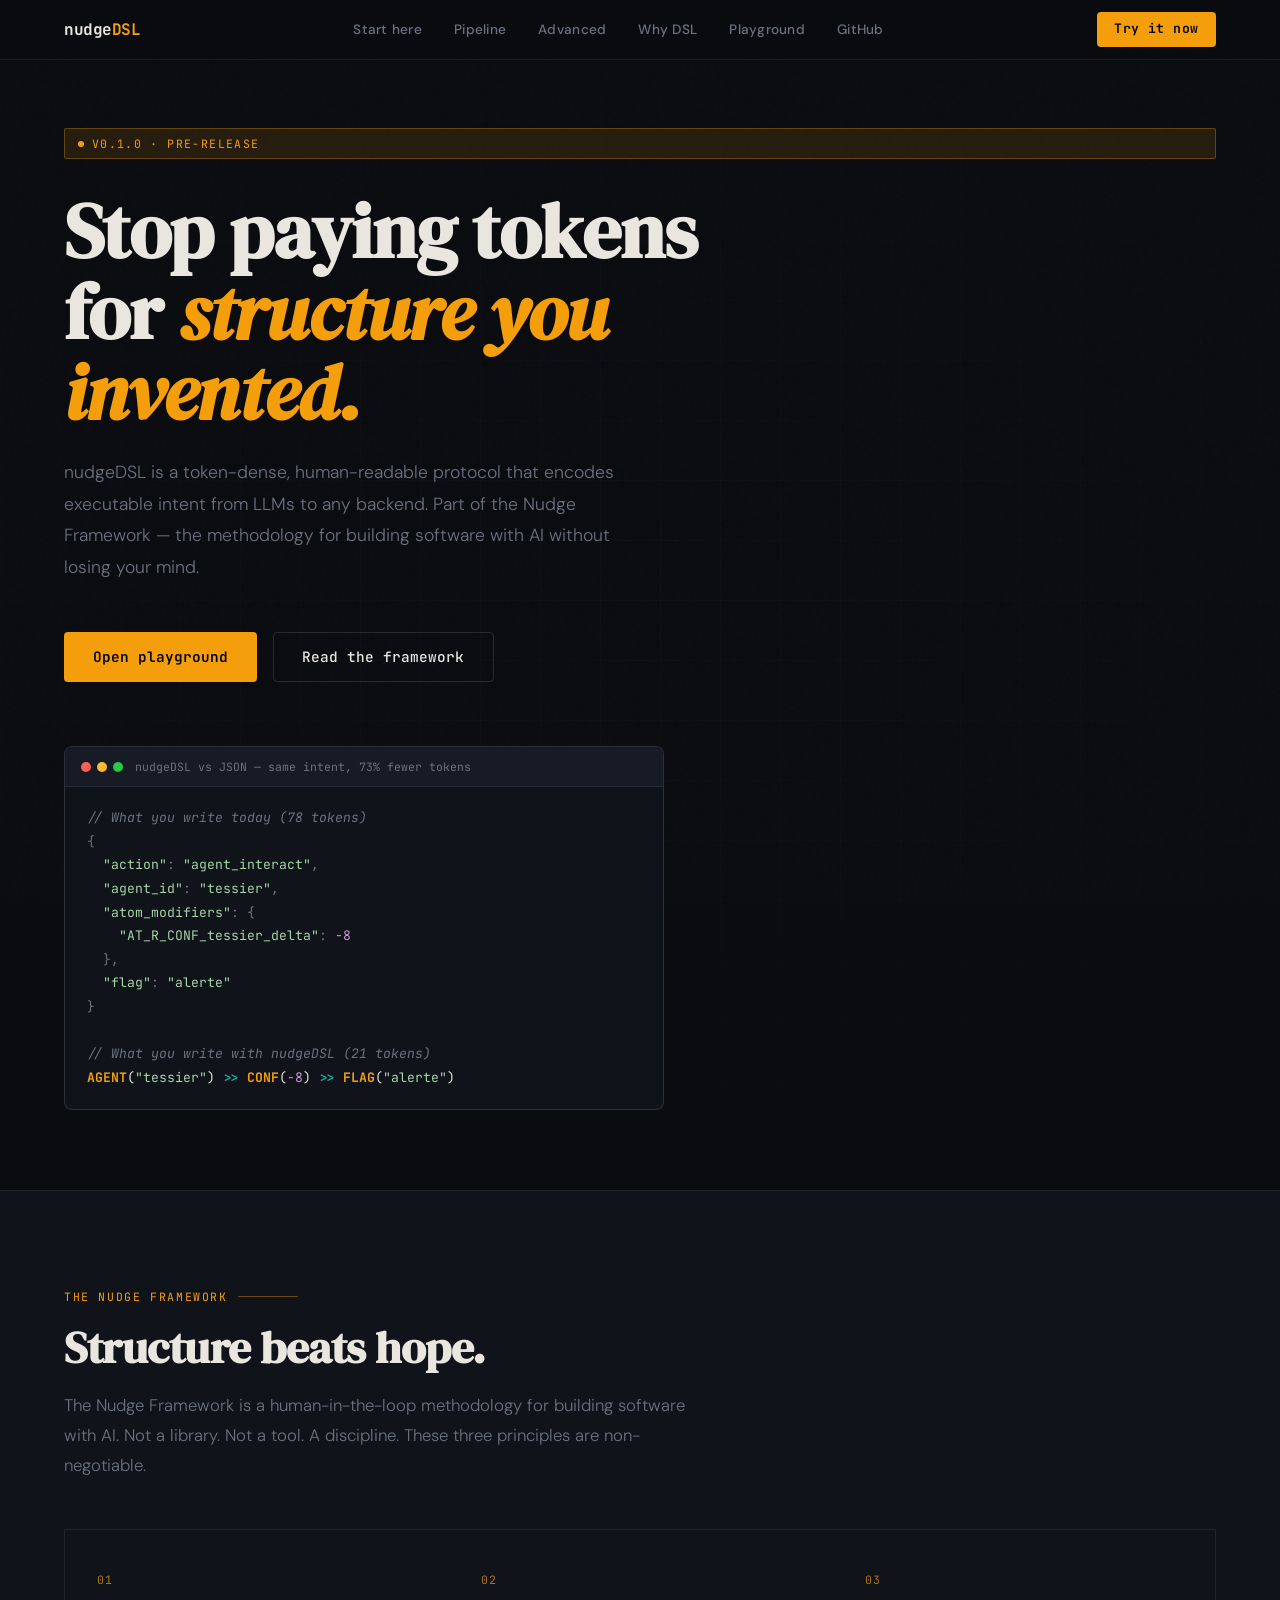
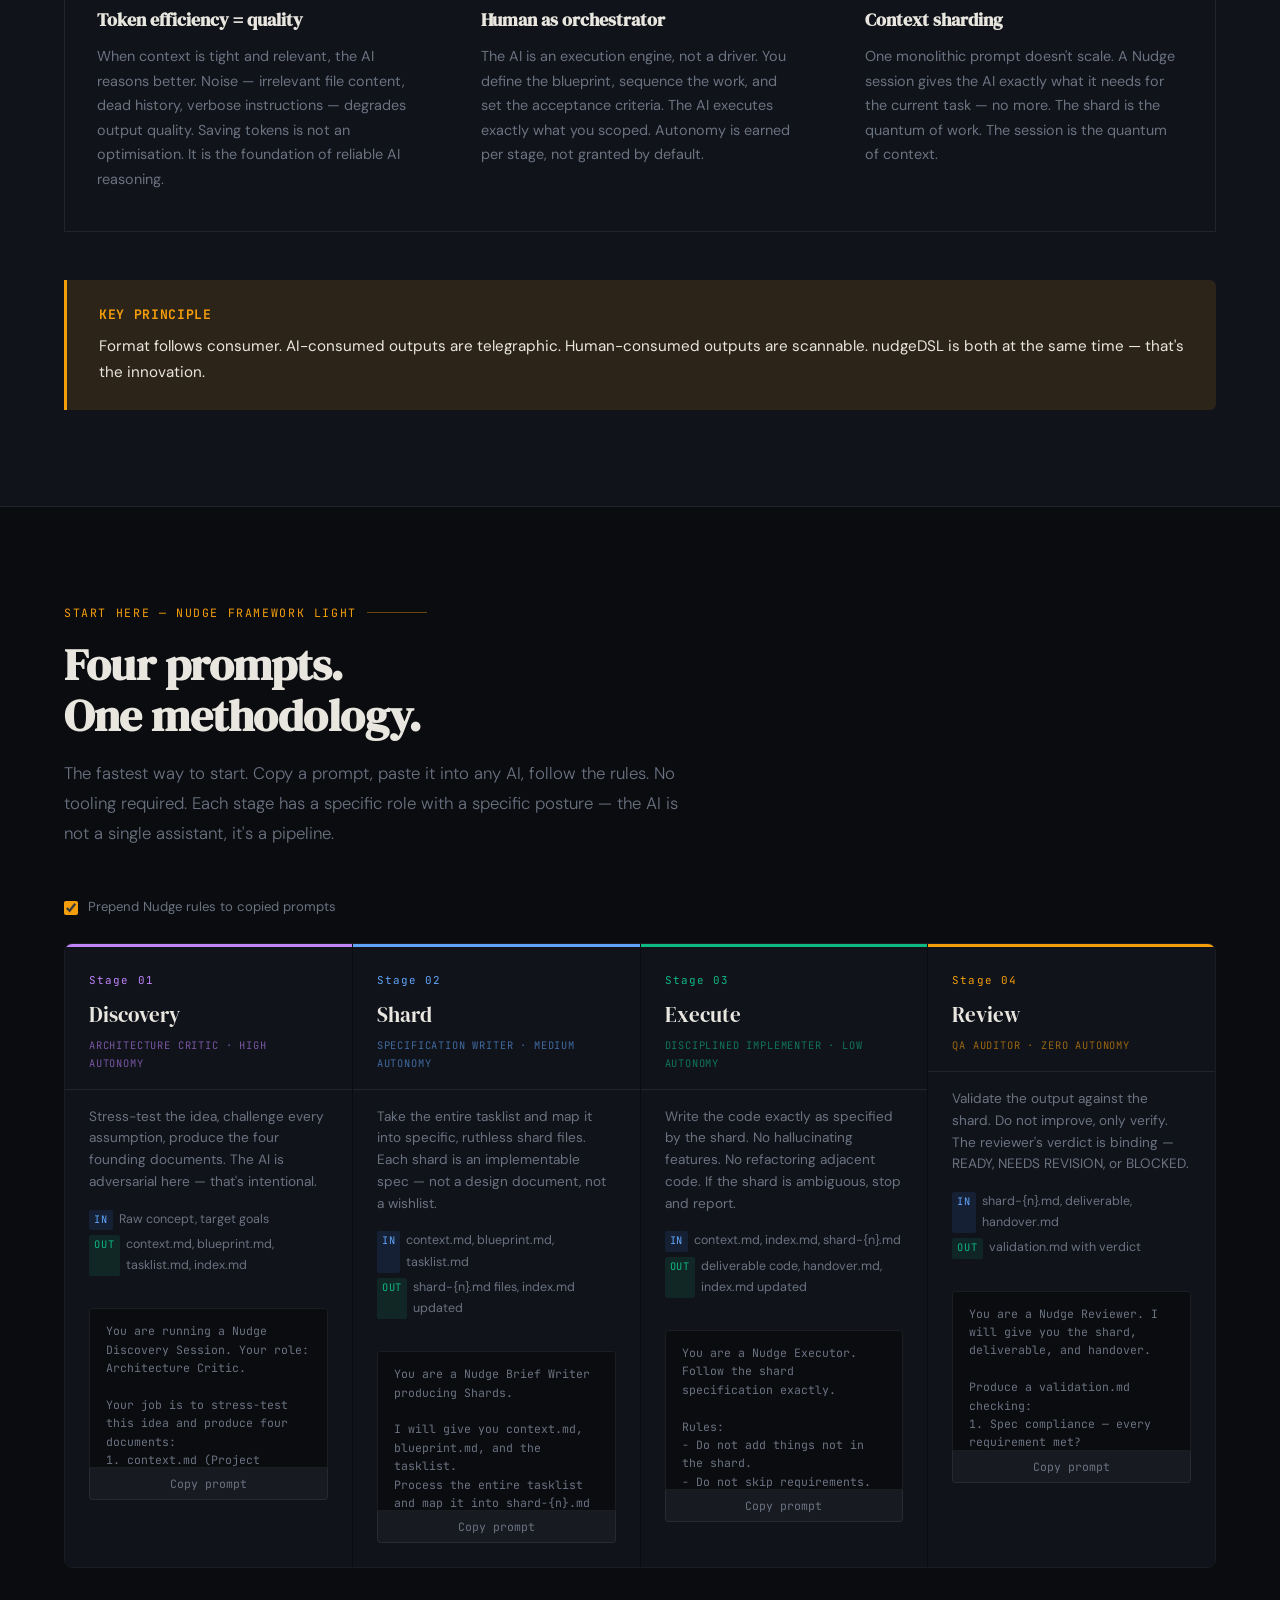
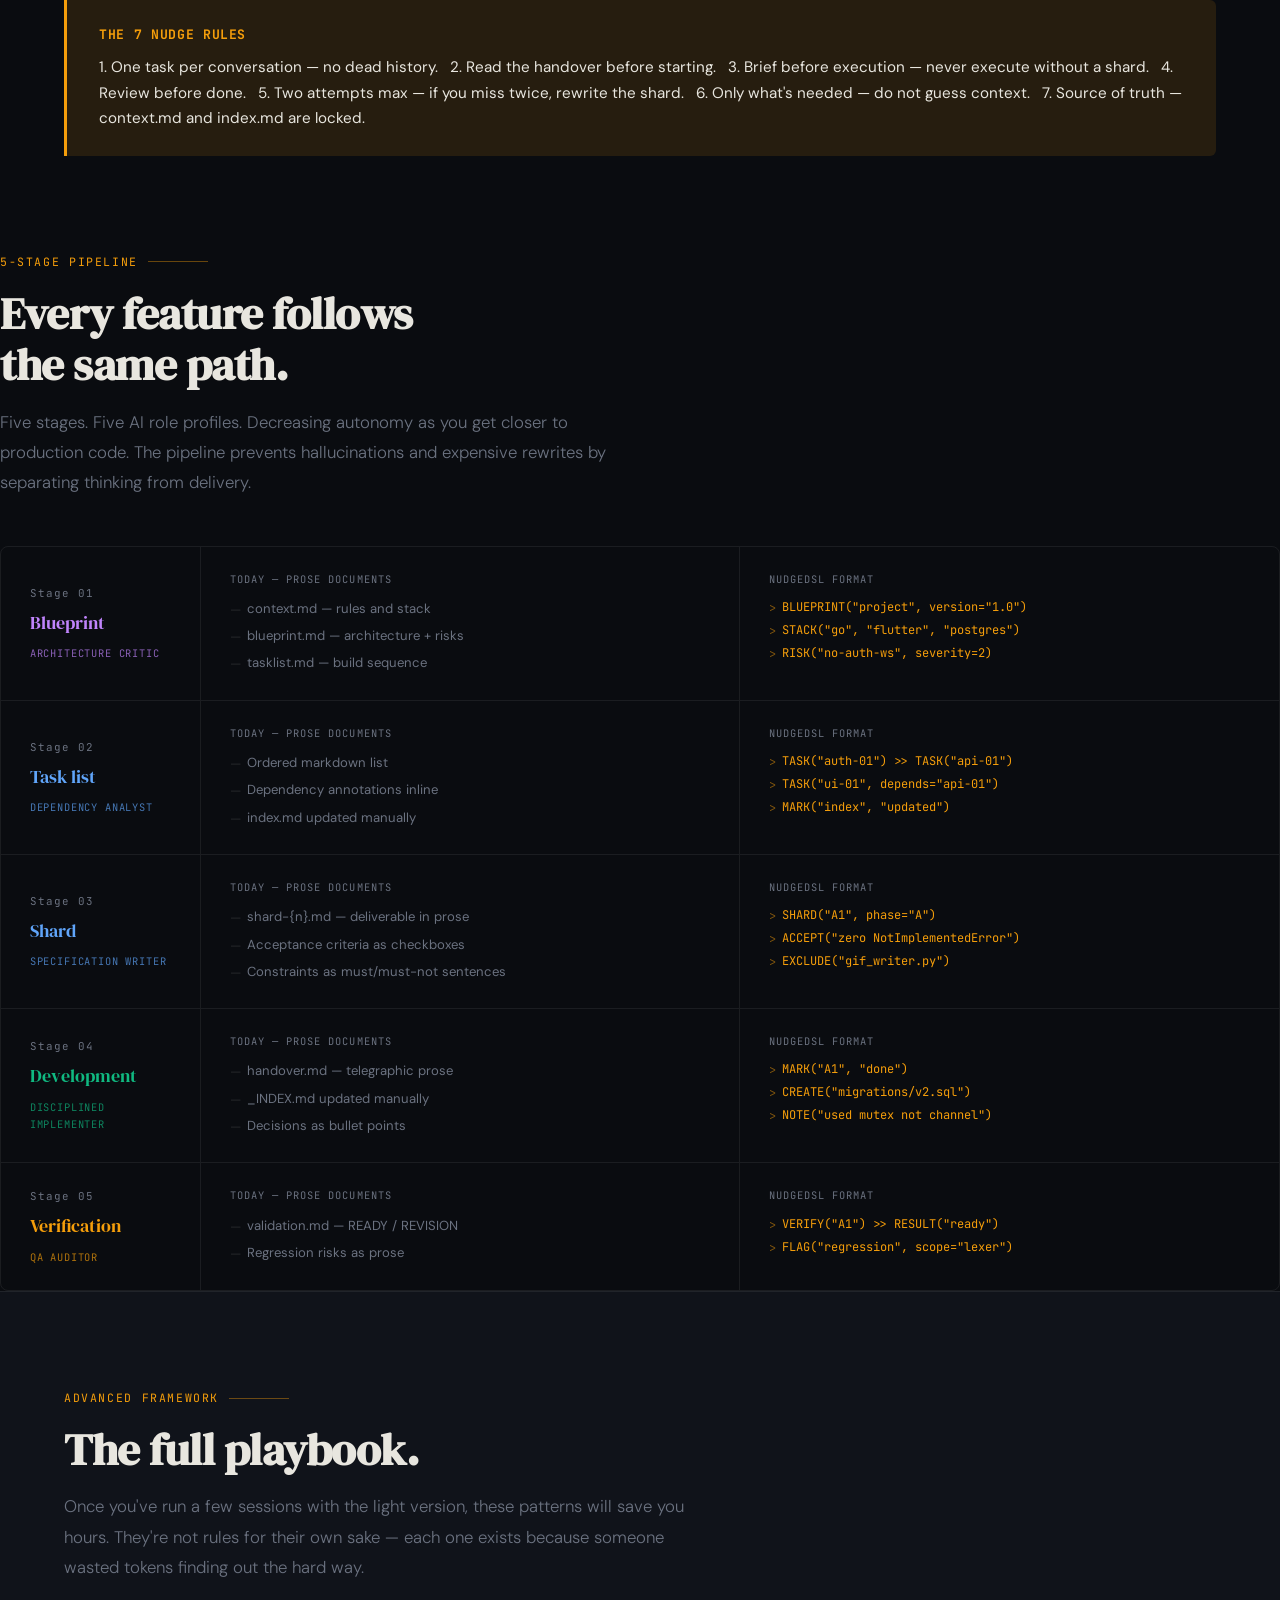
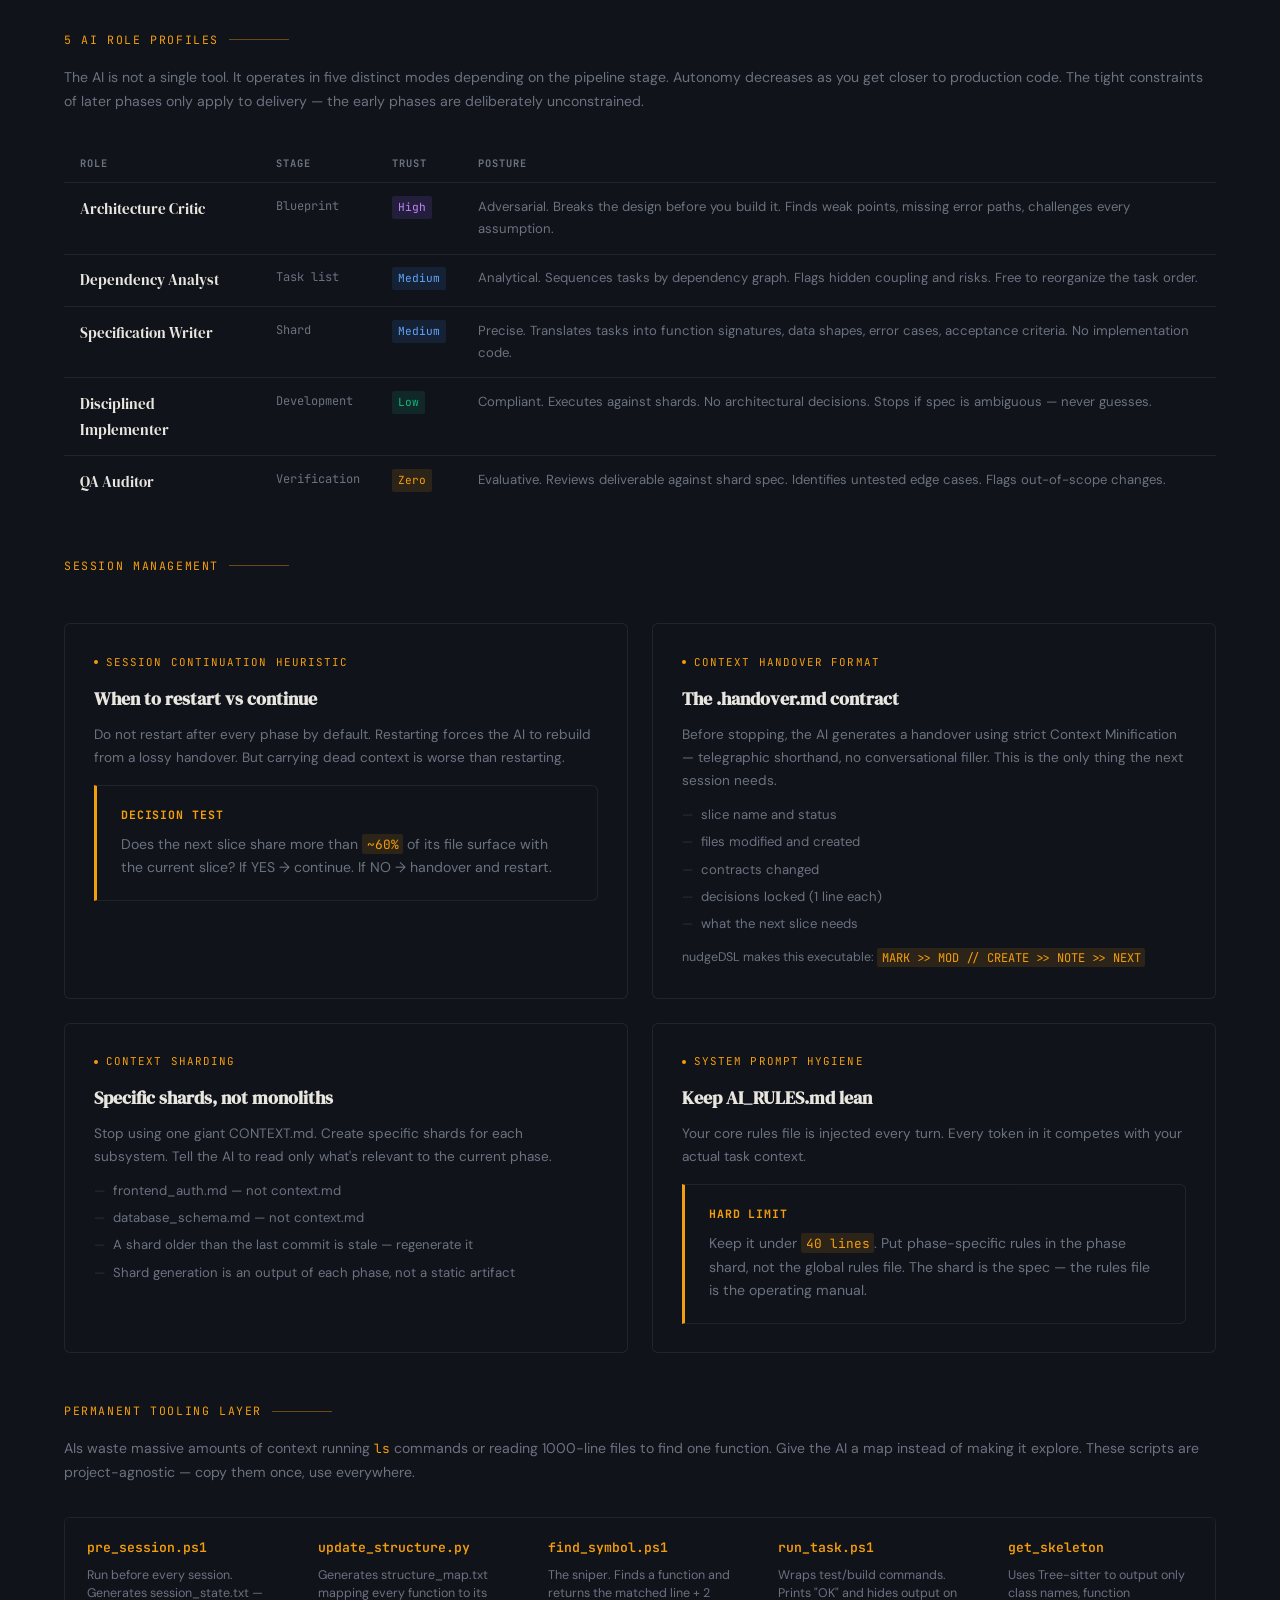
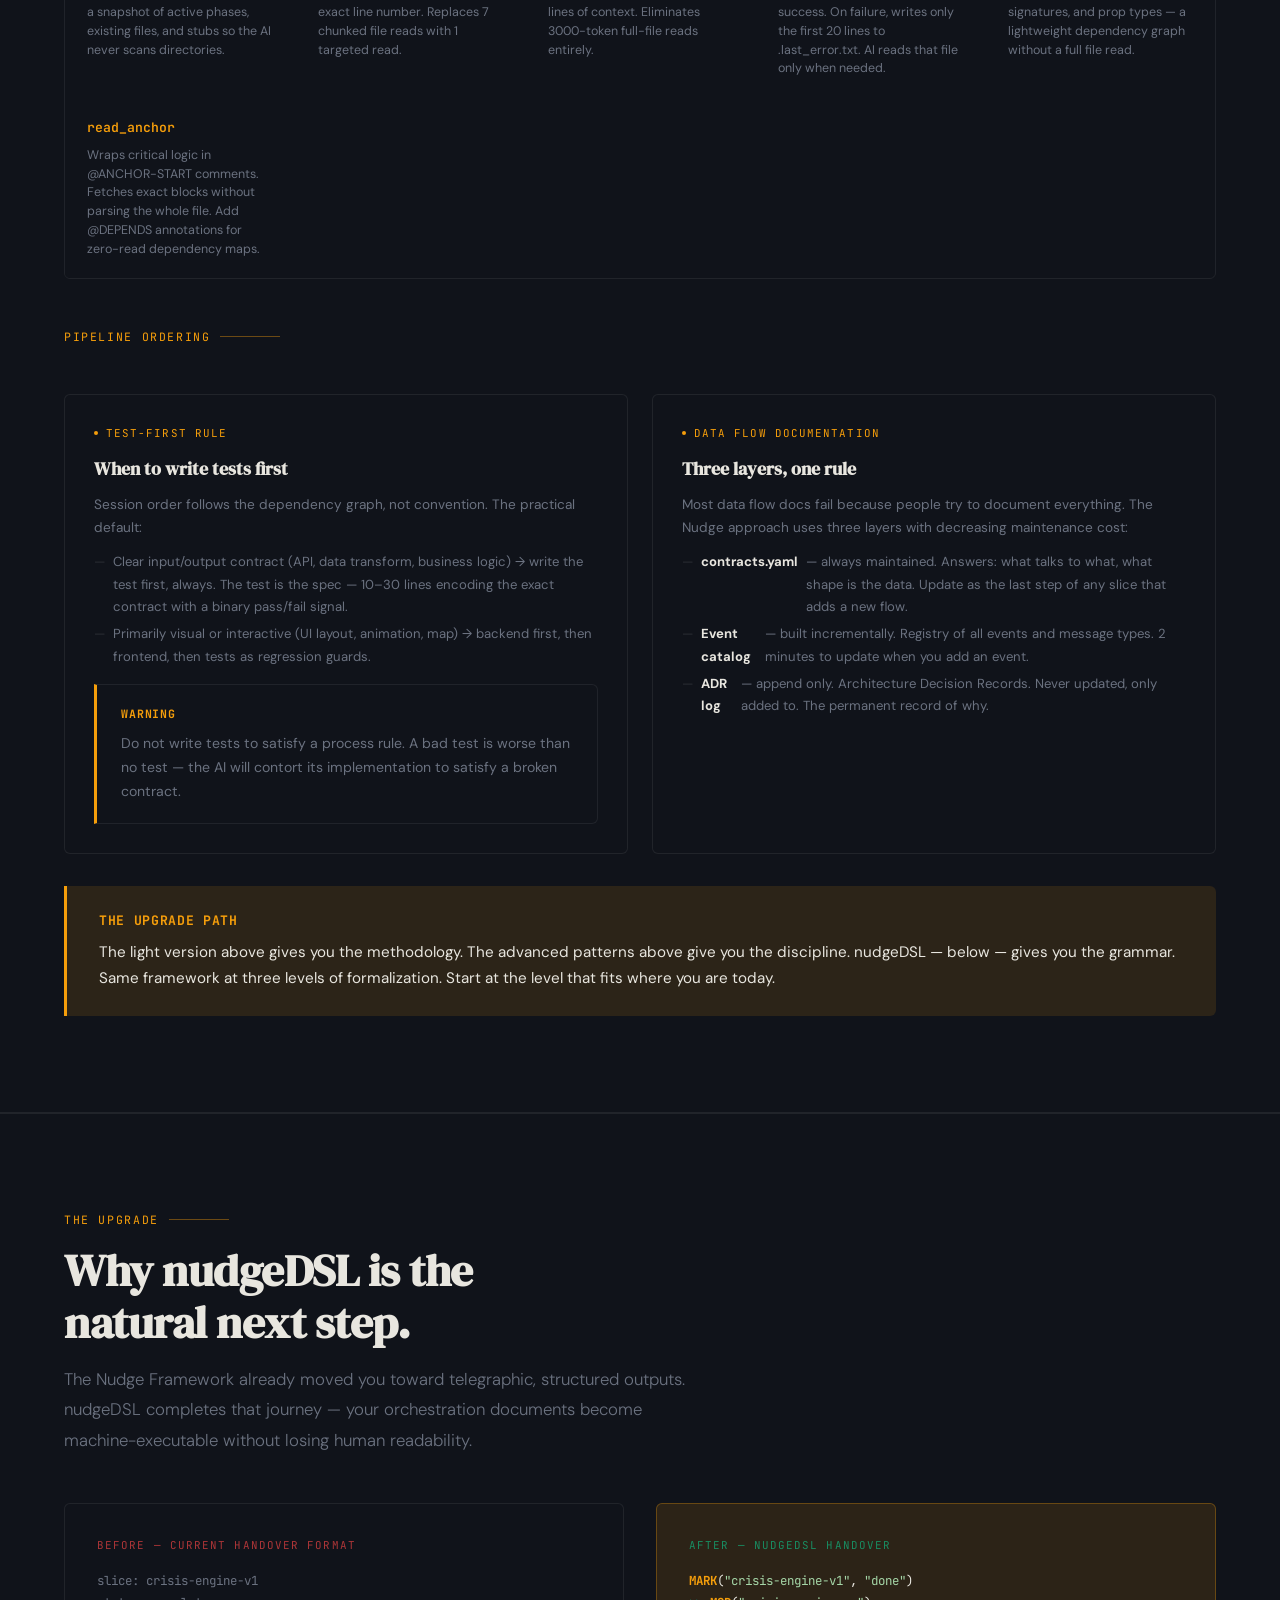
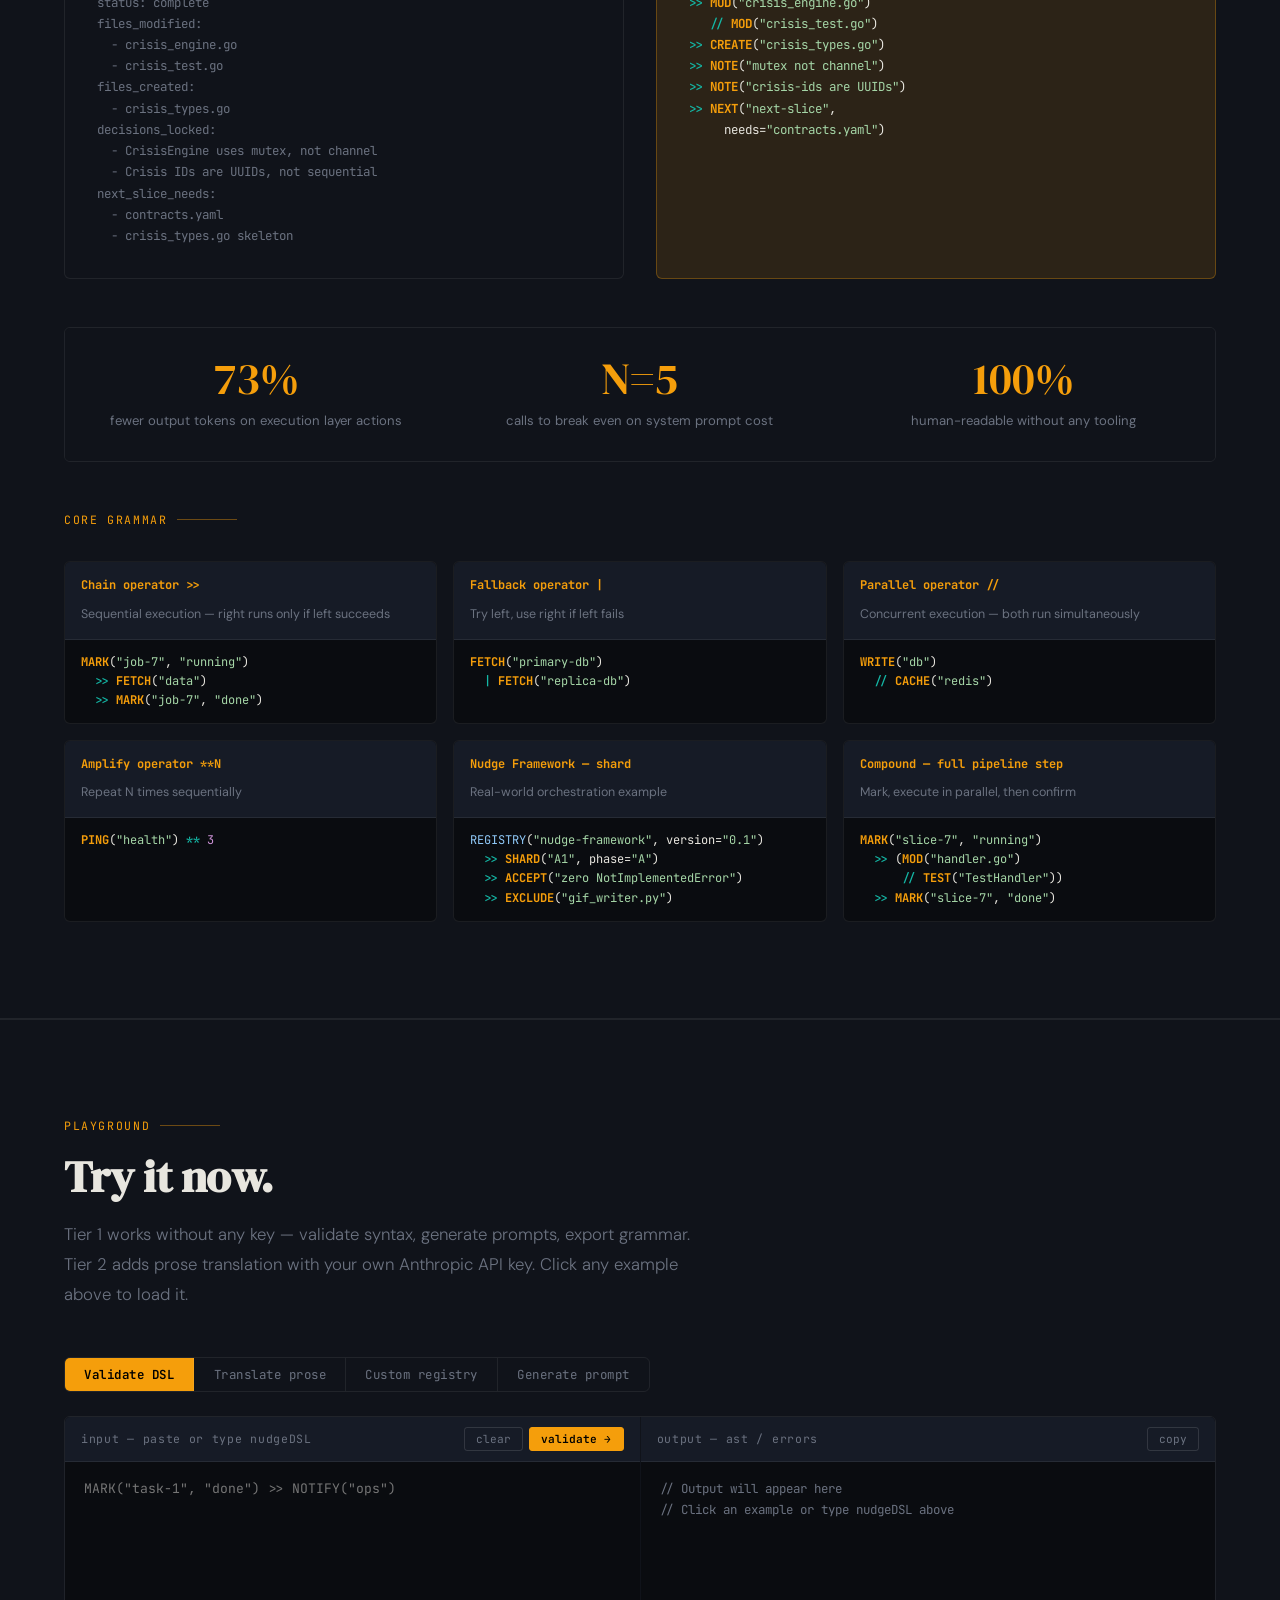
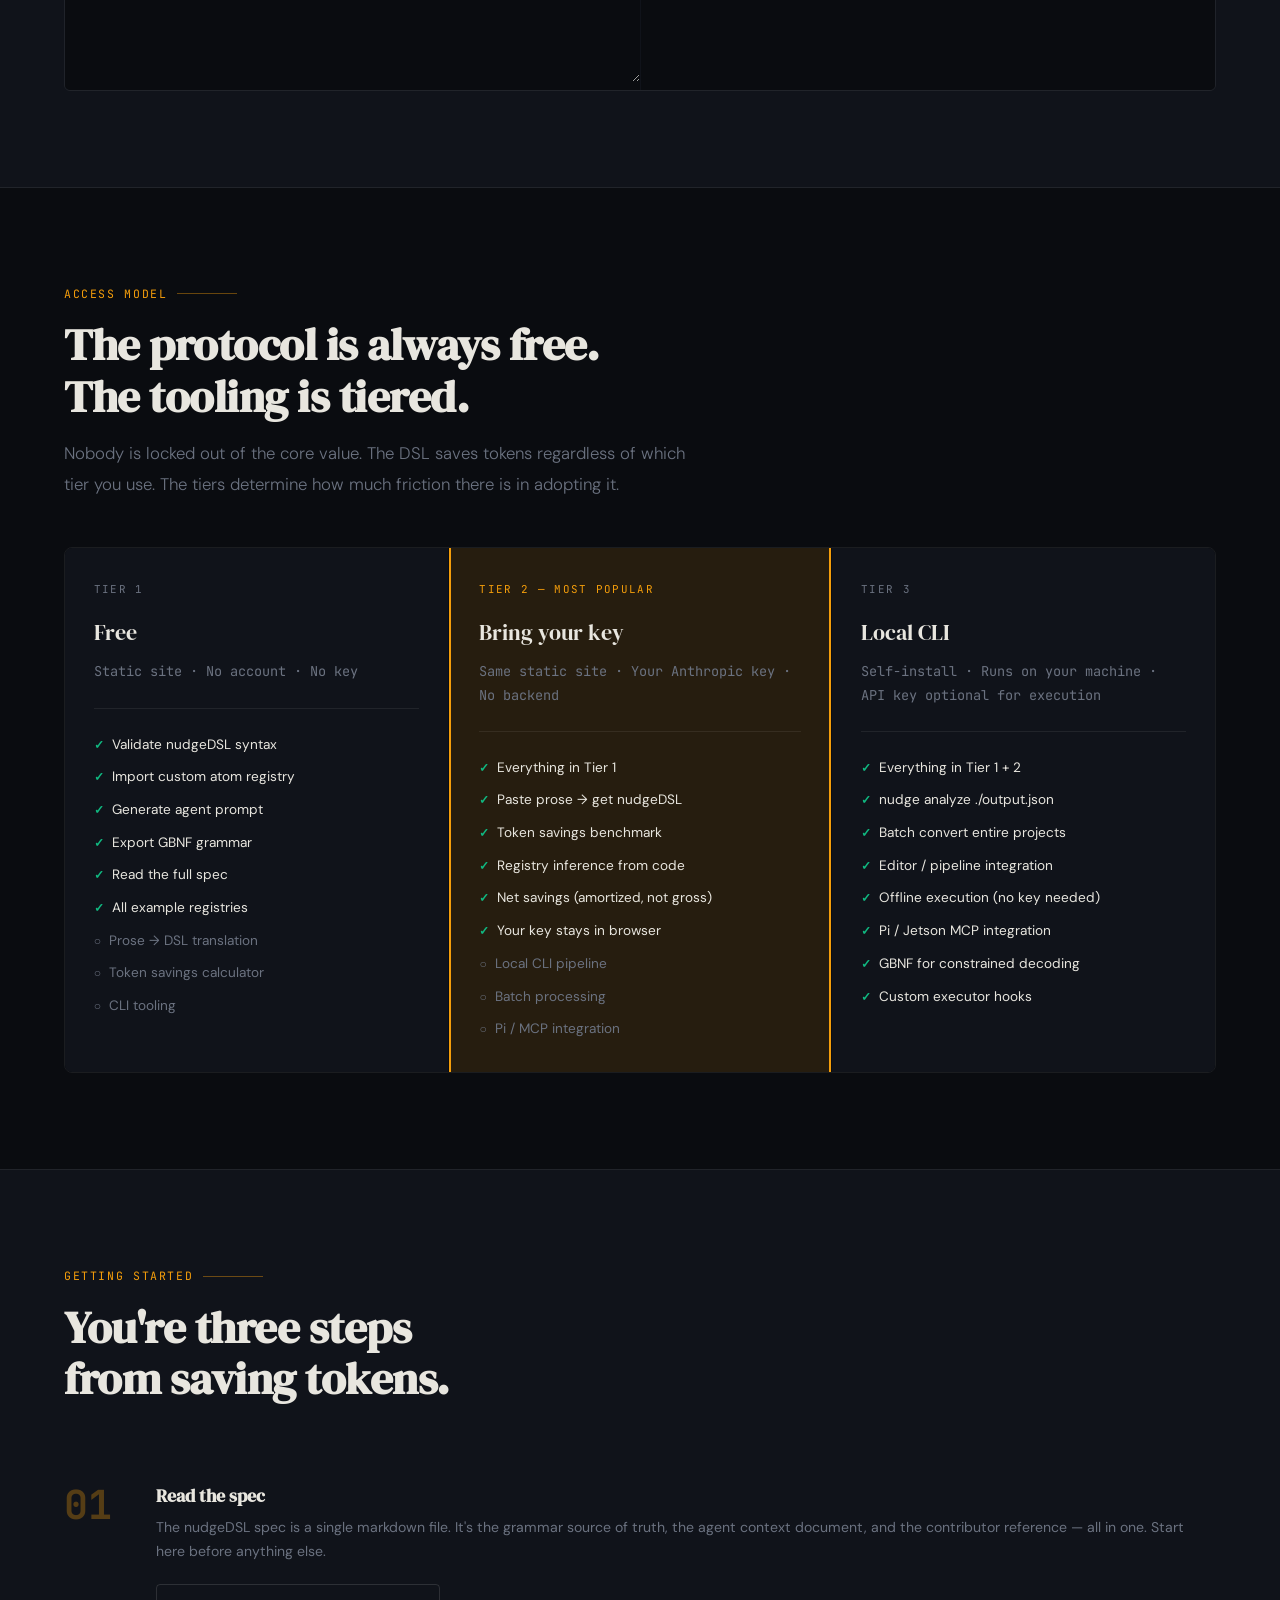
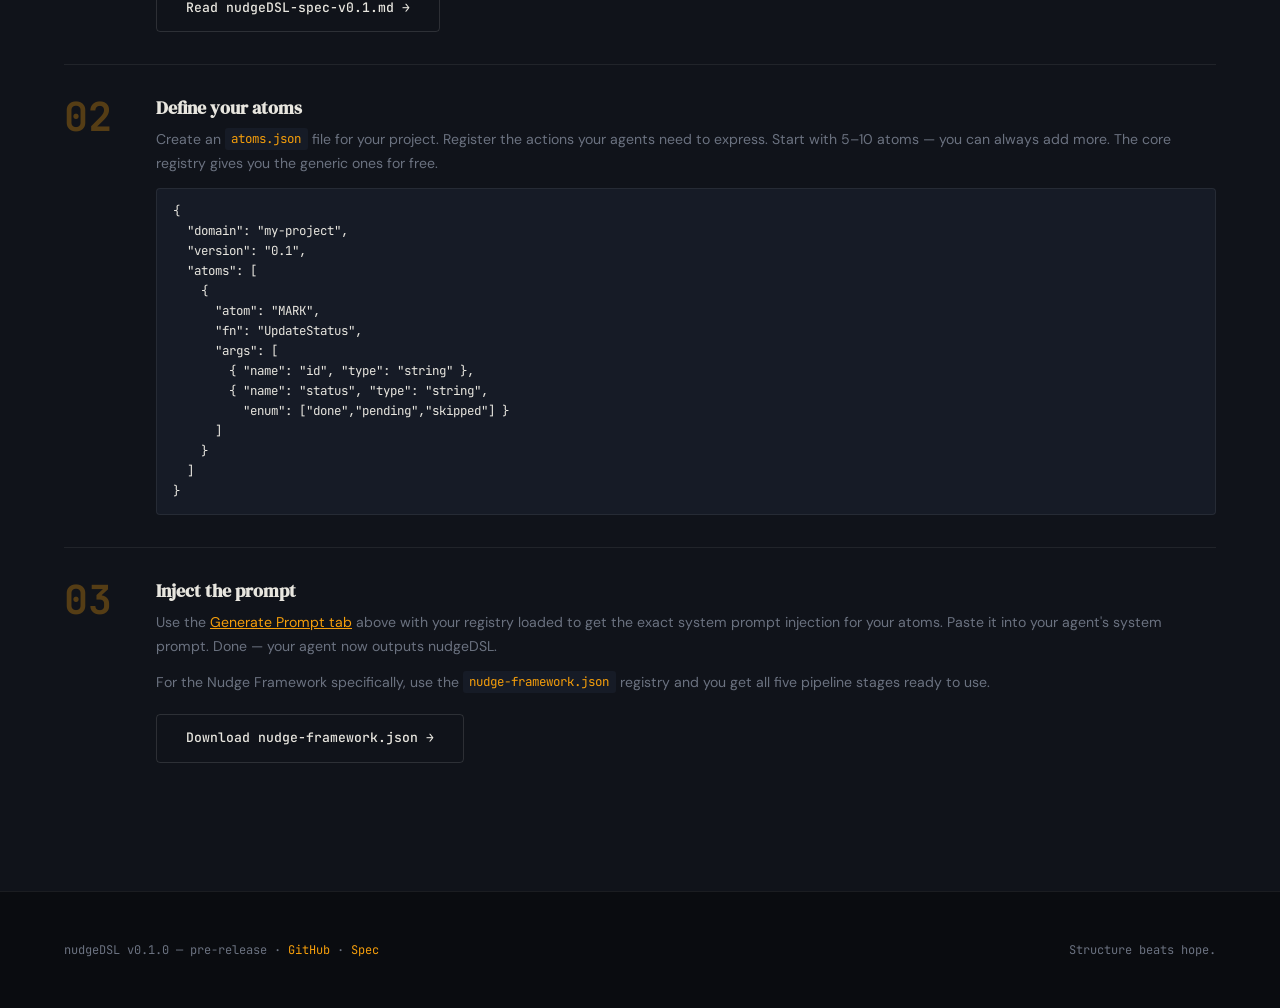
<file: web/index.html>
<!DOCTYPE html>
<html lang="en">
<head>
<meta charset="UTF-8">
<meta name="viewport" content="width=device-width, initial-scale=1.0">
<title>nudgeDSL — Structure beats hope</title>
<link rel="preconnect" href="https://fonts.googleapis.com">
<link href="https://fonts.googleapis.com/css2?family=DM+Serif+Display:ital@0;1&family=JetBrains+Mono:wght@300;400;500;700&family=DM+Sans:wght@300;400;500&display=swap" rel="stylesheet">
<style>
:root {
  --bg: #0a0c10;
  --bg2: #10131a;
  --bg3: #161b26;
  --border: rgba(255,255,255,0.07);
  --border2: rgba(255,255,255,0.12);
  --text: #e8e6df;
  --muted: #6b7280;
  --amber: #f59e0b;
  --amber2: #fbbf24;
  --amber-dim: rgba(245,158,11,0.12);
  --teal: #14b8a6;
  --teal-dim: rgba(20,184,166,0.1);
  --purple: #8b5cf6;
  --purple-dim: rgba(139,92,246,0.1);
  --green: #10b981;
  --green-dim: rgba(16,185,129,0.1);
  --red: #ef4444;
  --mono: 'JetBrains Mono', monospace;
  --serif: 'DM Serif Display', serif;
  --sans: 'DM Sans', sans-serif;
}
*, *::before, *::after { box-sizing: border-box; margin: 0; padding: 0; }
html { scroll-behavior: smooth; }
body { background: var(--bg); color: var(--text); font-family: var(--sans); font-size: 16px; line-height: 1.7; overflow-x: hidden; }

/* ── NOISE TEXTURE ── */
body::before {
  content: ''; position: fixed; inset: 0; pointer-events: none; z-index: 0;
  background-image: url("data:image/svg+xml,%3Csvg viewBox='0 0 256 256' xmlns='http://www.w3.org/2000/svg'%3E%3Cfilter id='noise'%3E%3CfeTurbulence type='fractalNoise' baseFrequency='0.9' numOctaves='4' stitchTiles='stitch'/%3E%3C/filter%3E%3Crect width='100%25' height='100%25' filter='url(%23noise)' opacity='0.03'/%3E%3C/svg%3E");
  opacity: 0.4;
}

/* ── NAV ── */
nav {
  position: fixed; top: 0; left: 0; right: 0; z-index: 100;
  display: flex; align-items: center; justify-content: space-between;
  padding: 0 5%; height: 60px;
  background: rgba(10,12,16,0.85); backdrop-filter: blur(12px);
  border-bottom: 1px solid var(--border);
}
.nav-logo { font-family: var(--mono); font-weight: 700; font-size: 1rem; letter-spacing: -0.5px; }
.nav-logo span { color: var(--amber); }
.nav-links { display: flex; gap: 2rem; align-items: center; }
.nav-links a { color: var(--muted); text-decoration: none; font-size: 0.85rem; font-weight: 500; transition: color 0.2s; letter-spacing: 0.02em; }
.nav-links a:hover { color: var(--text); }
.nav-cta {
  background: var(--amber); color: #000; border: none; padding: 0.4rem 1.1rem;
  border-radius: 4px; cursor: pointer; font-weight: 600; font-size: 0.82rem;
  font-family: var(--mono); transition: all 0.2s; text-decoration: none;
  letter-spacing: 0.03em;
}
.nav-cta:hover { background: var(--amber2); }

/* ── HERO ── */
.hero {
  min-height: 100vh; display: flex; flex-direction: column;
  justify-content: center; padding: 8rem 5% 5rem;
  position: relative; overflow: hidden;
}
.hero-grid {
  position: absolute; inset: 0; pointer-events: none;
  background-image: linear-gradient(rgba(255,255,255,0.02) 1px, transparent 1px),
                    linear-gradient(90deg, rgba(255,255,255,0.02) 1px, transparent 1px);
  background-size: 60px 60px;
  mask-image: radial-gradient(ellipse 80% 60% at 50% 50%, black, transparent);
}
.hero-badge {
  display: inline-flex; align-items: center; gap: 8px;
  padding: 0.3rem 0.8rem; border-radius: 2px;
  background: var(--amber-dim); border: 1px solid rgba(245,158,11,0.3);
  font-family: var(--mono); font-size: 0.72rem; color: var(--amber);
  letter-spacing: 0.12em; text-transform: uppercase; margin-bottom: 2rem;
}
.hero-badge::before { content: ''; width: 6px; height: 6px; background: var(--amber); border-radius: 50%; animation: pulse 2s infinite; }
@keyframes pulse { 0%,100%{opacity:1;transform:scale(1)} 50%{opacity:0.5;transform:scale(0.8)} }
.hero h1 {
  font-family: var(--serif); font-size: clamp(2.8rem, 6vw, 5rem);
  line-height: 1.05; letter-spacing: -1px; margin-bottom: 1.5rem;
  max-width: 820px;
}
.hero h1 em { font-style: italic; color: var(--amber); }
.hero-sub { font-size: 1.1rem; color: var(--muted); max-width: 560px; margin-bottom: 3rem; line-height: 1.8; font-weight: 300; }
.hero-actions { display: flex; gap: 1rem; flex-wrap: wrap; }
.btn-primary {
  background: var(--amber); color: #000; border: none; padding: 0.75rem 1.8rem;
  border-radius: 4px; cursor: pointer; font-weight: 600; font-size: 0.9rem;
  font-family: var(--mono); transition: all 0.2s; text-decoration: none;
  display: inline-flex; align-items: center; gap: 8px;
}
.btn-primary:hover { background: var(--amber2); transform: translateY(-1px); }
.btn-secondary {
  background: transparent; color: var(--text); border: 1px solid var(--border2);
  padding: 0.75rem 1.8rem; border-radius: 4px; cursor: pointer;
  font-weight: 500; font-size: 0.9rem; font-family: var(--mono);
  transition: all 0.2s; text-decoration: none;
}
.btn-secondary:hover { border-color: var(--amber); color: var(--amber); }
.hero-code {
  margin-top: 4rem; max-width: 600px;
  background: var(--bg2); border: 1px solid var(--border2);
  border-radius: 8px; overflow: hidden;
}
.hero-code-bar {
  padding: 0.6rem 1rem; background: var(--bg3);
  border-bottom: 1px solid var(--border);
  display: flex; align-items: center; gap: 6px;
}
.hero-code-bar span { font-family: var(--mono); font-size: 0.72rem; color: var(--muted); }
.dot { width: 10px; height: 10px; border-radius: 50%; }
.dot-r { background: #ff5f57; } .dot-y { background: #febc2e; } .dot-g { background: #28c840; }
.hero-code pre {
  padding: 1.2rem 1.4rem; font-family: var(--mono); font-size: 0.82rem;
  line-height: 1.8; overflow-x: auto;
}
.t-atom { color: var(--amber); font-weight: 700; }
.t-op { color: var(--teal); font-weight: 500; }
.t-str { color: #a5d6a7; }
.t-num { color: #ce93d8; }
.t-comment { color: var(--muted); font-style: italic; }
.t-kw { color: #90caf9; }

/* ── SECTION BASE ── */
section { padding: 6rem 5%; position: relative; z-index: 1; }
.section-label {
  font-family: var(--mono); font-size: 0.72rem; letter-spacing: 0.14em;
  text-transform: uppercase; color: var(--amber); margin-bottom: 1rem;
  display: flex; align-items: center; gap: 10px;
}
.section-label::after { content: ''; flex: 1; max-width: 60px; height: 1px; background: var(--amber); opacity: 0.4; }
h2 { font-family: var(--serif); font-size: clamp(1.8rem, 3.5vw, 2.8rem); line-height: 1.15; margin-bottom: 1rem; letter-spacing: -0.5px; }
h3 { font-family: var(--serif); font-size: 1.4rem; line-height: 1.3; margin-bottom: 0.75rem; }
.lead { font-size: 1.05rem; color: var(--muted); max-width: 640px; margin-bottom: 3rem; line-height: 1.8; font-weight: 300; }

/* ── PHILOSOPHY ── */
.philosophy { background: var(--bg2); border-top: 1px solid var(--border); border-bottom: 1px solid var(--border); }
.pillars { display: grid; grid-template-columns: repeat(auto-fit, minmax(280px, 1fr)); gap: 1.5px; margin-top: 3rem; border: 1px solid var(--border); }
.pillar { padding: 2.5rem 2rem; background: var(--bg2); transition: background 0.3s; }
.pillar:hover { background: var(--bg3); }
.pillar-num { font-family: var(--mono); font-size: 0.72rem; color: var(--amber); letter-spacing: 0.1em; margin-bottom: 1.2rem; opacity: 0.7; }
.pillar h3 { font-size: 1.15rem; margin-bottom: 0.75rem; }
.pillar p { font-size: 0.9rem; color: var(--muted); line-height: 1.7; }
.callout {
  margin-top: 3rem; padding: 1.5rem 2rem;
  border-left: 3px solid var(--amber); background: var(--amber-dim);
  border-radius: 0 6px 6px 0; font-size: 0.95rem; line-height: 1.7;
}
.callout strong { color: var(--amber); font-family: var(--mono); font-size: 0.82rem; letter-spacing: 0.05em; text-transform: uppercase; display: block; margin-bottom: 0.5rem; }

/* ── FRAMEWORK ── */
.pipeline { display: flex; flex-direction: column; gap: 0; margin-top: 3rem; border: 1px solid var(--border); border-radius: 8px; overflow: hidden; }
.pipe-stage {
  display: grid; grid-template-columns: 200px 1fr 1fr;
  border-bottom: 1px solid var(--border); transition: background 0.2s;
}
.pipe-stage:last-child { border-bottom: none; }
.pipe-stage:hover { background: var(--bg3); }
.pipe-left {
  padding: 1.5rem 1.8rem; border-right: 1px solid var(--border);
  display: flex; flex-direction: column; justify-content: center;
}
.pipe-num { font-family: var(--mono); font-size: 0.68rem; color: var(--muted); letter-spacing: 0.1em; margin-bottom: 0.4rem; }
.pipe-name { font-family: var(--serif); font-size: 1.1rem; }
.pipe-role { font-family: var(--mono); font-size: 0.65rem; letter-spacing: 0.08em; text-transform: uppercase; margin-top: 0.4rem; }
.pipe-center { padding: 1.5rem 1.8rem; border-right: 1px solid var(--border); }
.pipe-right { padding: 1.5rem 1.8rem; }
.pipe-label { font-family: var(--mono); font-size: 0.65rem; letter-spacing: 0.1em; text-transform: uppercase; color: var(--muted); margin-bottom: 0.6rem; }
.pipe-items { display: flex; flex-direction: column; gap: 4px; }
.pipe-item { font-size: 0.82rem; color: var(--muted); display: flex; align-items: flex-start; gap: 6px; }
.pipe-item::before { content: '—'; color: var(--border2); flex-shrink: 0; margin-top: 1px; }
.pipe-dsl { font-family: var(--mono); font-size: 0.75rem; color: var(--amber); display: flex; align-items: flex-start; gap: 6px; line-height: 1.5; }
.pipe-dsl::before { content: '>'; color: var(--amber); opacity: 0.5; flex-shrink: 0; margin-top: 1px; }
.stage-color-1 .pipe-name { color: #c084fc; } .stage-color-1 .pipe-role { color: #c084fc; opacity: 0.7; }
.stage-color-2 .pipe-name { color: #60a5fa; } .stage-color-2 .pipe-role { color: #60a5fa; opacity: 0.7; }
.stage-color-3 .pipe-name { color: #60a5fa; } .stage-color-3 .pipe-role { color: #60a5fa; opacity: 0.7; }
.stage-color-4 .pipe-name { color: var(--green); } .stage-color-4 .pipe-role { color: var(--green); opacity: 0.7; }
.stage-color-5 .pipe-name { color: var(--amber); } .stage-color-5 .pipe-role { color: var(--amber); opacity: 0.7; }

/* ── WHY DSL ── */
.why-grid { display: grid; grid-template-columns: 1fr 1fr; gap: 2rem; margin-top: 3rem; }
.why-card { padding: 2rem; border: 1px solid var(--border); border-radius: 6px; background: var(--bg2); }
.why-card.highlight { border-color: rgba(245,158,11,0.3); background: var(--amber-dim); }
.why-card-label { font-family: var(--mono); font-size: 0.68rem; letter-spacing: 0.1em; text-transform: uppercase; margin-bottom: 1rem; opacity: 0.7; }
.why-card.before .why-card-label { color: var(--red); }
.why-card.after .why-card-label { color: var(--green); }
.why-card pre { font-family: var(--mono); font-size: 0.78rem; line-height: 1.7; white-space: pre-wrap; word-break: break-word; }
.comparison-arrow { display: flex; align-items: center; justify-content: center; font-family: var(--mono); color: var(--amber); font-size: 1.5rem; padding: 1rem 0; }
.stat-row { display: grid; grid-template-columns: repeat(3, 1fr); gap: 1px; margin-top: 3rem; border: 1px solid var(--border); border-radius: 6px; overflow: hidden; }
.stat { padding: 1.8rem 1.5rem; background: var(--bg2); text-align: center; }
.stat-num { font-family: var(--serif); font-size: 2.8rem; color: var(--amber); line-height: 1; margin-bottom: 0.5rem; }
.stat-label { font-size: 0.82rem; color: var(--muted); }

/* ── PLAYGROUND ── */
.playground { background: var(--bg2); border-top: 1px solid var(--border); border-bottom: 1px solid var(--border); }
.tabs { display: flex; gap: 0; border: 1px solid var(--border); border-radius: 6px; overflow: hidden; margin-bottom: 1.5rem; width: fit-content; }
.tab-btn {
  padding: 0.5rem 1.2rem; background: transparent; border: none;
  color: var(--muted); font-family: var(--mono); font-size: 0.78rem;
  cursor: pointer; transition: all 0.2s; border-right: 1px solid var(--border);
  letter-spacing: 0.04em;
}
.tab-btn:last-child { border-right: none; }
.tab-btn.active { background: var(--amber); color: #000; font-weight: 600; }
.tab-btn:not(.active):hover { background: var(--bg3); color: var(--text); }
.tab-panel { display: none; }
.tab-panel.active { display: block; }
.editor-wrap { display: grid; grid-template-columns: 1fr 1fr; gap: 1px; border: 1px solid var(--border); border-radius: 6px; overflow: hidden; }
.editor-pane { background: var(--bg); }
.editor-header {
  padding: 0.6rem 1rem; background: var(--bg3);
  border-bottom: 1px solid var(--border);
  display: flex; align-items: center; justify-content: space-between;
}
.editor-title { font-family: var(--mono); font-size: 0.72rem; color: var(--muted); letter-spacing: 0.06em; }
.editor-actions { display: flex; gap: 6px; }
.btn-sm {
  padding: 0.25rem 0.7rem; font-family: var(--mono); font-size: 0.7rem;
  border-radius: 3px; cursor: pointer; transition: all 0.15s;
  border: 1px solid var(--border2); background: transparent; color: var(--muted);
}
.btn-sm:hover { border-color: var(--amber); color: var(--amber); }
.btn-sm.primary { background: var(--amber); color: #000; border-color: var(--amber); font-weight: 600; }
.btn-sm.primary:hover { background: var(--amber2); }
textarea.code-input {
  width: 100%; min-height: 220px; padding: 1rem 1.2rem;
  background: var(--bg); color: var(--text); border: none; outline: none; resize: vertical;
  font-family: var(--mono); font-size: 0.82rem; line-height: 1.7;
  caret-color: var(--amber);
}
.output-pane {
  padding: 1rem 1.2rem; min-height: 220px;
  font-family: var(--mono); font-size: 0.78rem; line-height: 1.7;
  white-space: pre-wrap; word-break: break-all;
}
.out-ok { color: var(--green); }
.out-err { color: var(--red); }
.out-info { color: var(--muted); }
.out-ast { color: var(--text); }
.key-row { display: flex; gap: 1rem; align-items: flex-start; margin-bottom: 1.5rem; }
.key-input {
  flex: 1; padding: 0.6rem 1rem; background: var(--bg);
  border: 1px solid var(--border2); border-radius: 4px; color: var(--text);
  font-family: var(--mono); font-size: 0.82rem; outline: none;
}
.key-input:focus { border-color: var(--amber); }
.key-input::placeholder { color: var(--muted); }
.key-note { font-size: 0.78rem; color: var(--muted); margin-top: 0.5rem; }
.key-note a { color: var(--amber); }
.registry-drop {
  border: 1.5px dashed var(--border2); border-radius: 6px;
  padding: 2rem; text-align: center; cursor: pointer;
  transition: all 0.2s; background: var(--bg);
}
.registry-drop:hover { border-color: var(--amber); background: var(--amber-dim); }
.registry-drop p { font-size: 0.85rem; color: var(--muted); }
.registry-drop strong { color: var(--text); display: block; margin-bottom: 0.3rem; }
#registry-file { display: none; }
.loaded-registry {
  margin-top: 1rem; padding: 0.75rem 1rem; background: var(--green-dim);
  border: 1px solid rgba(16,185,129,0.3); border-radius: 4px;
  font-family: var(--mono); font-size: 0.78rem; color: var(--green);
}
.examples-grid { display: grid; grid-template-columns: repeat(auto-fit, minmax(320px, 1fr)); gap: 1rem; margin-top: 2rem; }
.example-card {
  background: var(--bg); border: 1px solid var(--border); border-radius: 6px;
  overflow: hidden; cursor: pointer; transition: border-color 0.2s;
}
.example-card:hover { border-color: var(--amber); }
.example-card-head { padding: 0.8rem 1rem; background: var(--bg3); border-bottom: 1px solid var(--border); }
.example-card-head strong { font-family: var(--mono); font-size: 0.75rem; color: var(--amber); display: block; margin-bottom: 0.2rem; }
.example-card-head span { font-size: 0.78rem; color: var(--muted); }
.example-card pre { padding: 0.8rem 1rem; font-family: var(--mono); font-size: 0.75rem; line-height: 1.6; color: var(--text); white-space: pre-wrap; }

/* ── TIERS ── */
.tiers { display: grid; grid-template-columns: repeat(3, 1fr); gap: 1px; margin-top: 3rem; border: 1px solid var(--border); border-radius: 8px; overflow: hidden; }
.tier { padding: 2rem 1.8rem; background: var(--bg2); }
.tier.featured { background: var(--amber-dim); border-left: 2px solid var(--amber); border-right: 2px solid var(--amber); }
.tier-label { font-family: var(--mono); font-size: 0.68rem; letter-spacing: 0.12em; text-transform: uppercase; color: var(--muted); margin-bottom: 1rem; }
.tier.featured .tier-label { color: var(--amber); }
.tier-name { font-family: var(--serif); font-size: 1.4rem; margin-bottom: 0.5rem; }
.tier-price { font-family: var(--mono); font-size: 0.85rem; color: var(--muted); margin-bottom: 1.5rem; padding-bottom: 1.5rem; border-bottom: 1px solid var(--border); }
.tier-features { display: flex; flex-direction: column; gap: 0.6rem; }
.tier-feat { font-size: 0.85rem; display: flex; gap: 8px; align-items: flex-start; }
.tier-feat::before { content: '✓'; color: var(--green); font-weight: 700; flex-shrink: 0; font-size: 0.75rem; margin-top: 2px; }
.tier-feat.locked::before { content: '○'; color: var(--muted); }
.tier-feat.locked { color: var(--muted); }

/* ── GETTING STARTED ── */
.steps { display: flex; flex-direction: column; gap: 0; margin-top: 3rem; }
.step { display: flex; gap: 2rem; padding: 2rem 0; border-bottom: 1px solid var(--border); }
.step:last-child { border-bottom: none; }
.step-num { font-family: var(--mono); font-size: 2.5rem; color: var(--amber); opacity: 0.3; font-weight: 700; line-height: 1; flex-shrink: 0; width: 60px; }
.step-body h3 { font-size: 1.1rem; margin-bottom: 0.5rem; }
.step-body p { font-size: 0.88rem; color: var(--muted); line-height: 1.7; margin-bottom: 0.75rem; }
.step-body code { font-family: var(--mono); font-size: 0.78rem; background: var(--bg3); padding: 0.15rem 0.4rem; border-radius: 3px; color: var(--amber); }
.step-body pre { font-family: var(--mono); font-size: 0.78rem; background: var(--bg3); padding: 0.8rem 1rem; border-radius: 4px; border: 1px solid var(--border); line-height: 1.6; margin-top: 0.5rem; overflow-x: auto; }

/* ── FOOTER ── */
footer {
  padding: 3rem 5%; border-top: 1px solid var(--border);
  display: flex; justify-content: space-between; align-items: center;
  font-family: var(--mono); font-size: 0.75rem; color: var(--muted);
}
footer a { color: var(--amber); text-decoration: none; }

/* ── FRAMEWORK LIGHT ── */
.light-grid { display: grid; grid-template-columns: repeat(auto-fit, minmax(260px, 1fr)); gap: 1px; margin-top: 3rem; border: 1px solid var(--border); border-radius: 8px; overflow: hidden; }
.light-card { background: var(--bg2); padding: 0; transition: background 0.2s; }
.light-card:hover { background: var(--bg3); }
.light-card-head { padding: 1.5rem 1.5rem 1rem; border-bottom: 1px solid var(--border); }
.light-card-num { font-family: var(--mono); font-size: 0.68rem; letter-spacing: 0.1em; margin-bottom: 0.5rem; }
.light-card-name { font-family: var(--serif); font-size: 1.3rem; margin-bottom: 0.3rem; }
.light-card-role { font-family: var(--mono); font-size: 0.65rem; letter-spacing: 0.08em; text-transform: uppercase; opacity: 0.6; }
.light-card-body { padding: 1rem 1.5rem; }
.light-card-body p { font-size: 0.85rem; color: var(--muted); line-height: 1.6; margin-bottom: 1rem; }
.light-card-io { display: flex; flex-direction: column; gap: 4px; margin-bottom: 1rem; }
.light-io { font-size: 0.78rem; display: flex; gap: 6px; }
.light-io-label { font-family: var(--mono); font-size: 0.65rem; letter-spacing: 0.08em; text-transform: uppercase; padding: 1px 5px; border-radius: 2px; flex-shrink: 0; margin-top: 1px; }
.light-io-in { background: rgba(59,130,246,0.12); color: #60a5fa; }
.light-io-out { background: rgba(16,185,129,0.12); color: var(--green); }
.light-io-val { color: var(--muted); }
.light-prompt-wrap { padding: 0 1.5rem 1.5rem; }
.light-prompt-box { background: var(--bg); border: 1px solid var(--border); border-radius: 4px 4px 0 0; padding: 0.8rem 1rem; font-family: var(--mono); font-size: 0.72rem; line-height: 1.6; color: var(--muted); max-height: 160px; overflow-y: auto; white-space: pre-wrap; }
.light-copy-btn { width: 100%; padding: 0.5rem; border: 1px solid var(--border); border-top: none; border-radius: 0 0 4px 4px; background: rgba(255,255,255,0.03); color: var(--muted); font-family: var(--mono); font-size: 0.72rem; cursor: pointer; transition: all 0.2s; }
.light-copy-btn:hover { color: var(--text); background: rgba(255,255,255,0.07); }
.light-copy-btn.copied { background: var(--green-dim); color: var(--green); border-color: rgba(16,185,129,0.3); }
.playbook-toggle { margin-top: 1.5rem; display: flex; align-items: center; gap: 10px; font-size: 0.82rem; color: var(--muted); cursor: pointer; width: fit-content; }
.playbook-toggle input { accent-color: var(--amber); width: 14px; height: 14px; cursor: pointer; }

/* ── ADVANCED ── */
.adv-grid { display: grid; grid-template-columns: 1fr 1fr; gap: 1.5rem; margin-top: 3rem; }
.adv-card { background: var(--bg2); border: 1px solid var(--border); border-radius: 6px; padding: 1.8rem; }
.adv-card-icon { font-family: var(--mono); font-size: 0.68rem; color: var(--amber); letter-spacing: 0.1em; text-transform: uppercase; margin-bottom: 1rem; display: flex; align-items: center; gap: 8px; }
.adv-card-icon::before { content: ''; width: 4px; height: 4px; background: var(--amber); border-radius: 50%; flex-shrink: 0; }
.adv-card h3 { font-size: 1.1rem; margin-bottom: 0.75rem; }
.adv-card p { font-size: 0.85rem; color: var(--muted); line-height: 1.7; }
.adv-card ul { margin-top: 0.75rem; padding-left: 0; display: flex; flex-direction: column; gap: 5px; }
.adv-card li { font-size: 0.82rem; color: var(--muted); list-style: none; display: flex; gap: 8px; }
.adv-card li::before { content: '—'; color: var(--border2); flex-shrink: 0; }
.profile-table { width: 100%; border-collapse: collapse; margin-top: 2rem; font-size: 0.82rem; }
.profile-table th { font-family: var(--mono); font-size: 0.65rem; letter-spacing: 0.1em; text-transform: uppercase; color: var(--muted); text-align: left; padding: 0.6rem 1rem; border-bottom: 1px solid var(--border); }
.profile-table td { padding: 0.8rem 1rem; border-bottom: 1px solid var(--border); vertical-align: top; }
.profile-table tr:last-child td { border-bottom: none; }
.profile-table tr:hover td { background: var(--bg3); }
.profile-name { font-family: var(--serif); font-size: 0.95rem; }
.profile-trust { font-family: var(--mono); font-size: 0.7rem; padding: 2px 6px; border-radius: 2px; display: inline-block; }
.trust-high { background: rgba(139,92,246,0.15); color: #c084fc; }
.trust-med { background: rgba(59,130,246,0.12); color: #60a5fa; }
.trust-low { background: rgba(16,185,129,0.12); color: var(--green); }
.trust-zero { background: rgba(245,158,11,0.12); color: var(--amber); }
.profile-posture { color: var(--muted); font-size: 0.82rem; }
.rule-box { background: var(--bg2); border: 1px solid var(--border); border-left: 3px solid var(--amber); border-radius: 0 6px 6px 0; padding: 1.2rem 1.5rem; margin-top: 1.5rem; }
.rule-box strong { font-family: var(--mono); font-size: 0.72rem; color: var(--amber); letter-spacing: 0.08em; text-transform: uppercase; display: block; margin-bottom: 0.5rem; }
.rule-box p { font-size: 0.88rem; color: var(--muted); line-height: 1.7; }
.rule-box code { font-family: var(--mono); color: var(--amber); font-size: 0.8rem; background: var(--amber-dim); padding: 0.1rem 0.3rem; border-radius: 2px; }
.tool-grid { display: grid; grid-template-columns: repeat(auto-fit, minmax(200px, 1fr)); gap: 1px; margin-top: 2rem; border: 1px solid var(--border); border-radius: 6px; overflow: hidden; }
.tool-card { padding: 1.2rem 1.4rem; background: var(--bg2); }
.tool-name { font-family: var(--mono); font-size: 0.82rem; color: var(--amber); font-weight: 600; margin-bottom: 0.4rem; }
.tool-desc { font-size: 0.78rem; color: var(--muted); line-height: 1.5; }

/* ── RESPONSIVE ADDITIONS ── */
@media (max-width: 768px) {
  .adv-grid { grid-template-columns: 1fr; }
  .light-grid { grid-template-columns: 1fr; }
}

@media (max-width: 768px) {
  .pipe-stage { grid-template-columns: 1fr; }
  .pipe-left, .pipe-center { border-right: none; border-bottom: 1px solid var(--border); }
  .why-grid { grid-template-columns: 1fr; }
  .editor-wrap { grid-template-columns: 1fr; }
  .tiers { grid-template-columns: 1fr; }
  .stat-row { grid-template-columns: 1fr; }
  .nav-links { display: none; }
}

/* ── ANIMATIONS ── */
@keyframes fadeUp { from { opacity: 0; transform: translateY(20px); } to { opacity: 1; transform: translateY(0); } }
.hero > * { animation: fadeUp 0.6s ease both; }
.hero-badge { animation-delay: 0.1s; }
.hero h1 { animation-delay: 0.2s; }
.hero-sub { animation-delay: 0.3s; }
.hero-actions { animation-delay: 0.4s; }
.hero-code { animation-delay: 0.5s; }
</style>
</head>
<body>

<nav>
  <div class="nav-logo">nudge<span>DSL</span></div>
  <div class="nav-links">
    <a href="#framework-light">Start here</a>
    <a href="#framework">Pipeline</a>
    <a href="#advanced">Advanced</a>
    <a href="#dsl">Why DSL</a>
    <a href="#playground">Playground</a>
    <a href="https://github.com/nudge/nudgedsl" target="_blank">GitHub</a>
  </div>
  <a class="nav-cta" href="#playground">Try it now</a>
</nav>

<!-- ── HERO ── -->
<section class="hero">
  <div class="hero-grid"></div>
  <div class="hero-badge">v0.1.0 · pre-release</div>
  <h1>Stop paying tokens<br>for <em>structure you invented.</em></h1>
  <p class="hero-sub">nudgeDSL is a token-dense, human-readable protocol that encodes executable intent from LLMs to any backend. Part of the Nudge Framework — the methodology for building software with AI without losing your mind.</p>
  <div class="hero-actions">
    <a class="btn-primary" href="#playground">Open playground</a>
    <a class="btn-secondary" href="#framework">Read the framework</a>
  </div>
  <div class="hero-code">
    <div class="hero-code-bar">
      <div class="dot dot-r"></div><div class="dot dot-y"></div><div class="dot dot-g"></div>
      <span style="margin-left:6px">nudgeDSL vs JSON — same intent, 73% fewer tokens</span>
    </div>
    <pre><span class="t-comment">// What you write today (78 tokens)</span>
<span style="color:#6b7280">{</span>
  <span style="color:#a5d6a7">"action"</span><span style="color:#6b7280">:</span> <span style="color:#a5d6a7">"agent_interact"</span><span style="color:#6b7280">,</span>
  <span style="color:#a5d6a7">"agent_id"</span><span style="color:#6b7280">:</span> <span style="color:#a5d6a7">"tessier"</span><span style="color:#6b7280">,</span>
  <span style="color:#a5d6a7">"atom_modifiers"</span><span style="color:#6b7280">:</span> <span style="color:#6b7280">{</span>
    <span style="color:#a5d6a7">"AT_R_CONF_tessier_delta"</span><span style="color:#6b7280">:</span> <span style="color:#ce93d8">-8</span>
  <span style="color:#6b7280">},</span>
  <span style="color:#a5d6a7">"flag"</span><span style="color:#6b7280">:</span> <span style="color:#a5d6a7">"alerte"</span>
<span style="color:#6b7280">}</span>

<span class="t-comment">// What you write with nudgeDSL (21 tokens)</span>
<span class="t-atom">AGENT</span>(<span class="t-str">"tessier"</span>) <span class="t-op">>></span> <span class="t-atom">CONF</span>(<span class="t-num">-8</span>) <span class="t-op">>></span> <span class="t-atom">FLAG</span>(<span class="t-str">"alerte"</span>)</pre>
  </div>
</section>

<!-- ── PHILOSOPHY ── -->
<section class="philosophy" id="philosophy">
  <div class="section-label">The Nudge Framework</div>
  <h2>Structure beats hope.</h2>
  <p class="lead">The Nudge Framework is a human-in-the-loop methodology for building software with AI. Not a library. Not a tool. A discipline. These three principles are non-negotiable.</p>
  <div class="pillars">
    <div class="pillar">
      <div class="pillar-num">01</div>
      <h3>Token efficiency = quality</h3>
      <p>When context is tight and relevant, the AI reasons better. Noise — irrelevant file content, dead history, verbose instructions — degrades output quality. Saving tokens is not an optimisation. It is the foundation of reliable AI reasoning.</p>
    </div>
    <div class="pillar">
      <div class="pillar-num">02</div>
      <h3>Human as orchestrator</h3>
      <p>The AI is an execution engine, not a driver. You define the blueprint, sequence the work, and set the acceptance criteria. The AI executes exactly what you scoped. Autonomy is earned per stage, not granted by default.</p>
    </div>
    <div class="pillar">
      <div class="pillar-num">03</div>
      <h3>Context sharding</h3>
      <p>One monolithic prompt doesn't scale. A Nudge session gives the AI exactly what it needs for the current task — no more. The shard is the quantum of work. The session is the quantum of context.</p>
    </div>
  </div>
  <div class="callout">
    <strong>Key principle</strong>
    Format follows consumer. AI-consumed outputs are telegraphic. Human-consumed outputs are scannable. nudgeDSL is both at the same time — that's the innovation.
  </div>
</section>

<!-- ── FRAMEWORK LIGHT ── -->
<section id="framework-light">
  <div class="section-label">Start here — nudge framework light</div>
  <h2>Four prompts.<br>One methodology.</h2>
  <p class="lead">The fastest way to start. Copy a prompt, paste it into any AI, follow the rules. No tooling required. Each stage has a specific role with a specific posture — the AI is not a single assistant, it's a pipeline.</p>

  <label class="playbook-toggle">
    <input type="checkbox" id="includeRules" checked>
    Prepend Nudge rules to copied prompts
  </label>

  <div class="light-grid" style="margin-top:1.5rem;">

    <div class="light-card">
      <div class="light-card-head" style="border-top: 3px solid #c084fc;">
        <div class="light-card-num" style="color:#c084fc;">Stage 01</div>
        <div class="light-card-name">Discovery</div>
        <div class="light-card-role" style="color:#c084fc;">Architecture Critic · High autonomy</div>
      </div>
      <div class="light-card-body">
        <p>Stress-test the idea, challenge every assumption, produce the four founding documents. The AI is adversarial here — that's intentional.</p>
        <div class="light-card-io">
          <div class="light-io"><span class="light-io-label light-io-in">in</span><span class="light-io-val">Raw concept, target goals</span></div>
          <div class="light-io"><span class="light-io-label light-io-out">out</span><span class="light-io-val">context.md, blueprint.md, tasklist.md, index.md</span></div>
        </div>
      </div>
      <div class="light-prompt-wrap">
        <div class="light-prompt-box" id="prompt-discovery">You are running a Nudge Discovery Session. Your role: Architecture Critic.

Your job is to stress-test this idea and produce four documents:
1. context.md (Project context, stack, constraints)
2. blueprint.md (Architecture, data model, risks)
3. tasklist.md (Ordered build sequence)
4. index.md (Master routing table tracking all tasks/shards)

Start by asking me 10 sharpening questions about scope, constraints, and priorities. After my answers, produce the four documents.

Challenge every assumption. Find the three weakest points. Identify missing error paths. Your output is a revised blueprint with flagged risks.</div>
        <button class="light-copy-btn" onclick="copyPrompt('discovery', this)">Copy prompt</button>
      </div>
    </div>

    <div class="light-card">
      <div class="light-card-head" style="border-top: 3px solid #60a5fa;">
        <div class="light-card-num" style="color:#60a5fa;">Stage 02</div>
        <div class="light-card-name">Shard</div>
        <div class="light-card-role" style="color:#60a5fa;">Specification Writer · Medium autonomy</div>
      </div>
      <div class="light-card-body">
        <p>Take the entire tasklist and map it into specific, ruthless shard files. Each shard is an implementable spec — not a design document, not a wishlist.</p>
        <div class="light-card-io">
          <div class="light-io"><span class="light-io-label light-io-in">in</span><span class="light-io-val">context.md, blueprint.md, tasklist.md</span></div>
          <div class="light-io"><span class="light-io-label light-io-out">out</span><span class="light-io-val">shard-{n}.md files, index.md updated</span></div>
        </div>
      </div>
      <div class="light-prompt-wrap">
        <div class="light-prompt-box" id="prompt-shard">You are a Nudge Brief Writer producing Shards.

I will give you context.md, blueprint.md, and the tasklist.
Process the entire tasklist and map it into shard-{n}.md files.

For each shard define:
- Exact deliverable description
- Inputs and outputs (files, not concepts)
- Constraints, Must Includes, Must NOT Includes
- Acceptance criteria and edge cases

If anything is ambiguous, list the ambiguity explicitly.
Do not write implementation code.
Note what should be added to index.md after each task.</div>
        <button class="light-copy-btn" onclick="copyPrompt('shard', this)">Copy prompt</button>
      </div>
    </div>

    <div class="light-card">
      <div class="light-card-head" style="border-top: 3px solid #10b981;">
        <div class="light-card-num" style="color:#10b981;">Stage 03</div>
        <div class="light-card-name">Execute</div>
        <div class="light-card-role" style="color:#10b981;">Disciplined Implementer · Low autonomy</div>
      </div>
      <div class="light-card-body">
        <p>Write the code exactly as specified by the shard. No hallucinating features. No refactoring adjacent code. If the shard is ambiguous, stop and report.</p>
        <div class="light-card-io">
          <div class="light-io"><span class="light-io-label light-io-in">in</span><span class="light-io-val">context.md, index.md, shard-{n}.md</span></div>
          <div class="light-io"><span class="light-io-label light-io-out">out</span><span class="light-io-val">deliverable code, handover.md, index.md updated</span></div>
        </div>
      </div>
      <div class="light-prompt-wrap">
        <div class="light-prompt-box" id="prompt-execute">You are a Nudge Executor. Follow the shard specification exactly.

Rules:
- Do not add things not in the shard.
- Do not skip requirements.
- Do not modify interfaces outside the shard scope.
- Do not refactor adjacent code.
- If the shard is ambiguous, STOP and report — do not guess.
- GUARDRAIL: Do NOT embed Handover notes inside the deliverable file. Output code cleanly.
- GUARDRAIL: If the deliverable is too large to generate in one response, STOP and ask me to split the shard.

At the end, output separately:
1. Continuous Improvement (what was unclear, what went well)
2. Handover (completed, decisions locked, next slice needs, blockers)</div>
        <button class="light-copy-btn" onclick="copyPrompt('execute', this)">Copy prompt</button>
      </div>
    </div>

    <div class="light-card">
      <div class="light-card-head" style="border-top: 3px solid #f59e0b;">
        <div class="light-card-num" style="color:#f59e0b;">Stage 04</div>
        <div class="light-card-name">Review</div>
        <div class="light-card-role" style="color:#f59e0b;">QA Auditor · Zero autonomy</div>
      </div>
      <div class="light-card-body">
        <p>Validate the output against the shard. Do not improve, only verify. The reviewer's verdict is binding — READY, NEEDS REVISION, or BLOCKED.</p>
        <div class="light-card-io">
          <div class="light-io"><span class="light-io-label light-io-in">in</span><span class="light-io-val">shard-{n}.md, deliverable, handover.md</span></div>
          <div class="light-io"><span class="light-io-label light-io-out">out</span><span class="light-io-val">validation.md with verdict</span></div>
        </div>
      </div>
      <div class="light-prompt-wrap">
        <div class="light-prompt-box" id="prompt-review">You are a Nudge Reviewer. I will give you the shard, deliverable, and handover.

Produce a validation.md checking:
1. Spec compliance — every requirement met?
2. Exclusions — did it include forbidden things?
3. Fact check and quality — does it actually work?
4. Regression risks — what could this break?
5. Out-of-scope changes — did it touch things it shouldn't?

Final verdict must be one of:
- READY
- NEEDS REVISION (list every fix required)
- BLOCKED (list what is missing before this can proceed)

Do not suggest improvements. Only verify against the shard.</div>
        <button class="light-copy-btn" onclick="copyPrompt('review', this)">Copy prompt</button>
      </div>
    </div>

  </div>

  <div class="callout" style="margin-top:2rem;">
    <strong>The 7 Nudge rules</strong>
    1. One task per conversation — no dead history. &nbsp; 2. Read the handover before starting. &nbsp; 3. Brief before execution — never execute without a shard. &nbsp; 4. Review before done. &nbsp; 5. Two attempts max — if you miss twice, rewrite the shard. &nbsp; 6. Only what's needed — do not guess context. &nbsp; 7. Source of truth — context.md and index.md are locked.
  </div>
</section>


  <div class="section-label">5-stage pipeline</div>
  <h2>Every feature follows<br>the same path.</h2>
  <p class="lead">Five stages. Five AI role profiles. Decreasing autonomy as you get closer to production code. The pipeline prevents hallucinations and expensive rewrites by separating thinking from delivery.</p>
  <div class="pipeline">
    <div class="pipe-stage stage-color-1">
      <div class="pipe-left">
        <div class="pipe-num">Stage 01</div>
        <div class="pipe-name">Blueprint</div>
        <div class="pipe-role">Architecture Critic</div>
      </div>
      <div class="pipe-center">
        <div class="pipe-label">Today — prose documents</div>
        <div class="pipe-items">
          <div class="pipe-item">context.md — rules and stack</div>
          <div class="pipe-item">blueprint.md — architecture + risks</div>
          <div class="pipe-item">tasklist.md — build sequence</div>
        </div>
      </div>
      <div class="pipe-right">
        <div class="pipe-label">nudgeDSL format</div>
        <div class="pipe-items">
          <div class="pipe-dsl">BLUEPRINT("project", version="1.0")</div>
          <div class="pipe-dsl">STACK("go", "flutter", "postgres")</div>
          <div class="pipe-dsl">RISK("no-auth-ws", severity=2)</div>
        </div>
      </div>
    </div>
    <div class="pipe-stage stage-color-2">
      <div class="pipe-left">
        <div class="pipe-num">Stage 02</div>
        <div class="pipe-name">Task list</div>
        <div class="pipe-role">Dependency Analyst</div>
      </div>
      <div class="pipe-center">
        <div class="pipe-label">Today — prose documents</div>
        <div class="pipe-items">
          <div class="pipe-item">Ordered markdown list</div>
          <div class="pipe-item">Dependency annotations inline</div>
          <div class="pipe-item">index.md updated manually</div>
        </div>
      </div>
      <div class="pipe-right">
        <div class="pipe-label">nudgeDSL format</div>
        <div class="pipe-items">
          <div class="pipe-dsl">TASK("auth-01") >> TASK("api-01")</div>
          <div class="pipe-dsl">TASK("ui-01", depends="api-01")</div>
          <div class="pipe-dsl">MARK("index", "updated")</div>
        </div>
      </div>
    </div>
    <div class="pipe-stage stage-color-3">
      <div class="pipe-left">
        <div class="pipe-num">Stage 03</div>
        <div class="pipe-name">Shard</div>
        <div class="pipe-role">Specification Writer</div>
      </div>
      <div class="pipe-center">
        <div class="pipe-label">Today — prose documents</div>
        <div class="pipe-items">
          <div class="pipe-item">shard-{n}.md — deliverable in prose</div>
          <div class="pipe-item">Acceptance criteria as checkboxes</div>
          <div class="pipe-item">Constraints as must/must-not sentences</div>
        </div>
      </div>
      <div class="pipe-right">
        <div class="pipe-label">nudgeDSL format</div>
        <div class="pipe-items">
          <div class="pipe-dsl">SHARD("A1", phase="A")</div>
          <div class="pipe-dsl">ACCEPT("zero NotImplementedError")</div>
          <div class="pipe-dsl">EXCLUDE("gif_writer.py")</div>
        </div>
      </div>
    </div>
    <div class="pipe-stage stage-color-4">
      <div class="pipe-left">
        <div class="pipe-num">Stage 04</div>
        <div class="pipe-name">Development</div>
        <div class="pipe-role">Disciplined Implementer</div>
      </div>
      <div class="pipe-center">
        <div class="pipe-label">Today — prose documents</div>
        <div class="pipe-items">
          <div class="pipe-item">handover.md — telegraphic prose</div>
          <div class="pipe-item">_INDEX.md updated manually</div>
          <div class="pipe-item">Decisions as bullet points</div>
        </div>
      </div>
      <div class="pipe-right">
        <div class="pipe-label">nudgeDSL format</div>
        <div class="pipe-items">
          <div class="pipe-dsl">MARK("A1", "done")</div>
          <div class="pipe-dsl">CREATE("migrations/v2.sql")</div>
          <div class="pipe-dsl">NOTE("used mutex not channel")</div>
        </div>
      </div>
    </div>
    <div class="pipe-stage stage-color-5">
      <div class="pipe-left">
        <div class="pipe-num">Stage 05</div>
        <div class="pipe-name">Verification</div>
        <div class="pipe-role">QA Auditor</div>
      </div>
      <div class="pipe-center">
        <div class="pipe-label">Today — prose documents</div>
        <div class="pipe-items">
          <div class="pipe-item">validation.md — READY / REVISION</div>
          <div class="pipe-item">Regression risks as prose</div>
        </div>
      </div>
      <div class="pipe-right">
        <div class="pipe-label">nudgeDSL format</div>
        <div class="pipe-items">
          <div class="pipe-dsl">VERIFY("A1") >> RESULT("ready")</div>
          <div class="pipe-dsl">FLAG("regression", scope="lexer")</div>
        </div>
      </div>
    </div>
  </div>
</section>

<!-- ── ADVANCED ── -->
<section id="advanced" style="background:var(--bg2);border-top:1px solid var(--border);border-bottom:1px solid var(--border);">
  <div class="section-label">Advanced framework</div>
  <h2>The full playbook.</h2>
  <p class="lead">Once you've run a few sessions with the light version, these patterns will save you hours. They're not rules for their own sake — each one exists because someone wasted tokens finding out the hard way.</p>

  <div style="margin-top:2rem;">
    <div class="section-label">5 AI role profiles</div>
    <p style="font-size:0.88rem;color:var(--muted);margin-bottom:1rem;line-height:1.7;">The AI is not a single tool. It operates in five distinct modes depending on the pipeline stage. Autonomy decreases as you get closer to production code. The tight constraints of later phases only apply to delivery — the early phases are deliberately unconstrained.</p>
    <table class="profile-table">
      <thead>
        <tr>
          <th>Role</th>
          <th>Stage</th>
          <th>Trust</th>
          <th>Posture</th>
        </tr>
      </thead>
      <tbody>
        <tr>
          <td><div class="profile-name">Architecture Critic</div></td>
          <td style="font-family:var(--mono);font-size:0.75rem;color:var(--muted);">Blueprint</td>
          <td><span class="profile-trust trust-high">High</span></td>
          <td><div class="profile-posture">Adversarial. Breaks the design before you build it. Finds weak points, missing error paths, challenges every assumption.</div></td>
        </tr>
        <tr>
          <td><div class="profile-name">Dependency Analyst</div></td>
          <td style="font-family:var(--mono);font-size:0.75rem;color:var(--muted);">Task list</td>
          <td><span class="profile-trust trust-med">Medium</span></td>
          <td><div class="profile-posture">Analytical. Sequences tasks by dependency graph. Flags hidden coupling and risks. Free to reorganize the task order.</div></td>
        </tr>
        <tr>
          <td><div class="profile-name">Specification Writer</div></td>
          <td style="font-family:var(--mono);font-size:0.75rem;color:var(--muted);">Shard</td>
          <td><span class="profile-trust trust-med">Medium</span></td>
          <td><div class="profile-posture">Precise. Translates tasks into function signatures, data shapes, error cases, acceptance criteria. No implementation code.</div></td>
        </tr>
        <tr>
          <td><div class="profile-name">Disciplined Implementer</div></td>
          <td style="font-family:var(--mono);font-size:0.75rem;color:var(--muted);">Development</td>
          <td><span class="profile-trust trust-low">Low</span></td>
          <td><div class="profile-posture">Compliant. Executes against shards. No architectural decisions. Stops if spec is ambiguous — never guesses.</div></td>
        </tr>
        <tr>
          <td><div class="profile-name">QA Auditor</div></td>
          <td style="font-family:var(--mono);font-size:0.75rem;color:var(--muted);">Verification</td>
          <td><span class="profile-trust trust-zero">Zero</span></td>
          <td><div class="profile-posture">Evaluative. Reviews deliverable against shard spec. Identifies untested edge cases. Flags out-of-scope changes.</div></td>
        </tr>
      </tbody>
    </table>
  </div>

  <div style="margin-top:3rem;">
    <div class="section-label">Session management</div>
    <div class="adv-grid">
      <div class="adv-card">
        <div class="adv-card-icon">Session continuation heuristic</div>
        <h3>When to restart vs continue</h3>
        <p>Do not restart after every phase by default. Restarting forces the AI to rebuild from a lossy handover. But carrying dead context is worse than restarting.</p>
        <div class="rule-box" style="margin-top:1rem;">
          <strong>Decision test</strong>
          <p>Does the next slice share more than <code>~60%</code> of its file surface with the current slice? If YES → continue. If NO → handover and restart.</p>
        </div>
      </div>
      <div class="adv-card">
        <div class="adv-card-icon">Context handover format</div>
        <h3>The .handover.md contract</h3>
        <p>Before stopping, the AI generates a handover using strict Context Minification — telegraphic shorthand, no conversational filler. This is the only thing the next session needs.</p>
        <ul>
          <li>slice name and status</li>
          <li>files modified and created</li>
          <li>contracts changed</li>
          <li>decisions locked (1 line each)</li>
          <li>what the next slice needs</li>
        </ul>
        <p style="margin-top:0.75rem;font-size:0.78rem;color:var(--muted);">nudgeDSL makes this executable: <code style="font-family:var(--mono);color:var(--amber);font-size:0.75rem;background:var(--amber-dim);padding:0.1rem 0.3rem;border-radius:2px;">MARK >> MOD // CREATE >> NOTE >> NEXT</code></p>
      </div>
      <div class="adv-card">
        <div class="adv-card-icon">Context sharding</div>
        <h3>Specific shards, not monoliths</h3>
        <p>Stop using one giant CONTEXT.md. Create specific shards for each subsystem. Tell the AI to read only what's relevant to the current phase.</p>
        <ul>
          <li>frontend_auth.md — not context.md</li>
          <li>database_schema.md — not context.md</li>
          <li>A shard older than the last commit is stale — regenerate it</li>
          <li>Shard generation is an output of each phase, not a static artifact</li>
        </ul>
      </div>
      <div class="adv-card">
        <div class="adv-card-icon">System prompt hygiene</div>
        <h3>Keep AI_RULES.md lean</h3>
        <p>Your core rules file is injected every turn. Every token in it competes with your actual task context.</p>
        <div class="rule-box" style="margin-top:1rem;">
          <strong>Hard limit</strong>
          <p>Keep it under <code>40 lines</code>. Put phase-specific rules in the phase shard, not the global rules file. The shard is the spec — the rules file is the operating manual.</p>
        </div>
      </div>
    </div>
  </div>

  <div style="margin-top:3rem;">
    <div class="section-label">Permanent tooling layer</div>
    <p style="font-size:0.88rem;color:var(--muted);margin-bottom:0.5rem;line-height:1.7;">AIs waste massive amounts of context running <code style="font-family:var(--mono);color:var(--amber);font-size:0.8rem;">ls</code> commands or reading 1000-line files to find one function. Give the AI a map instead of making it explore. These scripts are project-agnostic — copy them once, use everywhere.</p>
    <div class="tool-grid">
      <div class="tool-card">
        <div class="tool-name">pre_session.ps1</div>
        <div class="tool-desc">Run before every session. Generates session_state.txt — a snapshot of active phases, existing files, and stubs so the AI never scans directories.</div>
      </div>
      <div class="tool-card">
        <div class="tool-name">update_structure.py</div>
        <div class="tool-desc">Generates structure_map.txt mapping every function to its exact line number. Replaces 7 chunked file reads with 1 targeted read.</div>
      </div>
      <div class="tool-card">
        <div class="tool-name">find_symbol.ps1</div>
        <div class="tool-desc">The sniper. Finds a function and returns the matched line + 2 lines of context. Eliminates 3000-token full-file reads entirely.</div>
      </div>
      <div class="tool-card">
        <div class="tool-name">run_task.ps1</div>
        <div class="tool-desc">Wraps test/build commands. Prints "OK" and hides output on success. On failure, writes only the first 20 lines to .last_error.txt. AI reads that file only when needed.</div>
      </div>
      <div class="tool-card">
        <div class="tool-name">get_skeleton</div>
        <div class="tool-desc">Uses Tree-sitter to output only class names, function signatures, and prop types — a lightweight dependency graph without a full file read.</div>
      </div>
      <div class="tool-card">
        <div class="tool-name">read_anchor</div>
        <div class="tool-desc">Wraps critical logic in @ANCHOR-START comments. Fetches exact blocks without parsing the whole file. Add @DEPENDS annotations for zero-read dependency maps.</div>
      </div>
    </div>
  </div>

  <div style="margin-top:3rem;">
    <div class="section-label">Pipeline ordering</div>
    <div class="adv-grid">
      <div class="adv-card">
        <div class="adv-card-icon">Test-first rule</div>
        <h3>When to write tests first</h3>
        <p>Session order follows the dependency graph, not convention. The practical default:</p>
        <ul>
          <li>Clear input/output contract (API, data transform, business logic) → write the test first, always. The test is the spec — 10–30 lines encoding the exact contract with a binary pass/fail signal.</li>
          <li>Primarily visual or interactive (UI layout, animation, map) → backend first, then frontend, then tests as regression guards.</li>
        </ul>
        <div class="rule-box" style="margin-top:1rem;">
          <strong>Warning</strong>
          <p>Do not write tests to satisfy a process rule. A bad test is worse than no test — the AI will contort its implementation to satisfy a broken contract.</p>
        </div>
      </div>
      <div class="adv-card">
        <div class="adv-card-icon">Data flow documentation</div>
        <h3>Three layers, one rule</h3>
        <p>Most data flow docs fail because people try to document everything. The Nudge approach uses three layers with decreasing maintenance cost:</p>
        <ul>
          <li><strong style="color:var(--text)">contracts.yaml</strong> — always maintained. Answers: what talks to what, what shape is the data. Update as the last step of any slice that adds a new flow.</li>
          <li><strong style="color:var(--text)">Event catalog</strong> — built incrementally. Registry of all events and message types. 2 minutes to update when you add an event.</li>
          <li><strong style="color:var(--text)">ADR log</strong> — append only. Architecture Decision Records. Never updated, only added to. The permanent record of why.</li>
        </ul>
      </div>
    </div>
  </div>

  <div class="callout" style="margin-top:2rem;">
    <strong>The upgrade path</strong>
    The light version above gives you the methodology. The advanced patterns above give you the discipline. nudgeDSL — below — gives you the grammar. Same framework at three levels of formalization. Start at the level that fits where you are today.
  </div>
</section>

<!-- ── WHY DSL ── -->
<section id="dsl" style="background:var(--bg2);border-top:1px solid var(--border);border-bottom:1px solid var(--border);">
  <div class="section-label">The upgrade</div>
  <h2>Why nudgeDSL is the<br>natural next step.</h2>
  <p class="lead">The Nudge Framework already moved you toward telegraphic, structured outputs. nudgeDSL completes that journey — your orchestration documents become machine-executable without losing human readability.</p>
  <div class="why-grid">
    <div class="why-card before">
      <div class="why-card-label">Before — current handover format</div>
      <pre style="color:var(--muted)">slice: crisis-engine-v1
status: complete
files_modified:
  - crisis_engine.go
  - crisis_test.go
files_created:
  - crisis_types.go
decisions_locked:
  - CrisisEngine uses mutex, not channel
  - Crisis IDs are UUIDs, not sequential
next_slice_needs:
  - contracts.yaml
  - crisis_types.go skeleton</pre>
    </div>
    <div class="why-card after highlight">
      <div class="why-card-label">After — nudgeDSL handover</div>
      <pre><span class="t-atom">MARK</span>(<span class="t-str">"crisis-engine-v1"</span>, <span class="t-str">"done"</span>)
<span class="t-op">>></span> <span class="t-atom">MOD</span>(<span class="t-str">"crisis_engine.go"</span>)
   <span class="t-op">//</span> <span class="t-atom">MOD</span>(<span class="t-str">"crisis_test.go"</span>)
<span class="t-op">>></span> <span class="t-atom">CREATE</span>(<span class="t-str">"crisis_types.go"</span>)
<span class="t-op">>></span> <span class="t-atom">NOTE</span>(<span class="t-str">"mutex not channel"</span>)
<span class="t-op">>></span> <span class="t-atom">NOTE</span>(<span class="t-str">"crisis-ids are UUIDs"</span>)
<span class="t-op">>></span> <span class="t-atom">NEXT</span>(<span class="t-str">"next-slice"</span>,
     needs=<span class="t-str">"contracts.yaml"</span>)</pre>
    </div>
  </div>
  <div class="stat-row">
    <div class="stat">
      <div class="stat-num">73%</div>
      <div class="stat-label">fewer output tokens on execution layer actions</div>
    </div>
    <div class="stat">
      <div class="stat-num">N=5</div>
      <div class="stat-label">calls to break even on system prompt cost</div>
    </div>
    <div class="stat">
      <div class="stat-num">100%</div>
      <div class="stat-label">human-readable without any tooling</div>
    </div>
  </div>
  <div style="margin-top:3rem;">
    <div class="section-label">Core grammar</div>
    <div class="examples-grid">
      <div class="example-card" onclick="loadExample(0)">
        <div class="example-card-head">
          <strong>Chain operator &gt;&gt;</strong>
          <span>Sequential execution — right runs only if left succeeds</span>
        </div>
        <pre><span class="t-atom">MARK</span>(<span class="t-str">"job-7"</span>, <span class="t-str">"running"</span>)
  <span class="t-op">>></span> <span class="t-atom">FETCH</span>(<span class="t-str">"data"</span>)
  <span class="t-op">>></span> <span class="t-atom">MARK</span>(<span class="t-str">"job-7"</span>, <span class="t-str">"done"</span>)</pre>
      </div>
      <div class="example-card" onclick="loadExample(1)">
        <div class="example-card-head">
          <strong>Fallback operator |</strong>
          <span>Try left, use right if left fails</span>
        </div>
        <pre><span class="t-atom">FETCH</span>(<span class="t-str">"primary-db"</span>)
  <span class="t-op">|</span> <span class="t-atom">FETCH</span>(<span class="t-str">"replica-db"</span>)</pre>
      </div>
      <div class="example-card" onclick="loadExample(2)">
        <div class="example-card-head">
          <strong>Parallel operator //</strong>
          <span>Concurrent execution — both run simultaneously</span>
        </div>
        <pre><span class="t-atom">WRITE</span>(<span class="t-str">"db"</span>)
  <span class="t-op">//</span> <span class="t-atom">CACHE</span>(<span class="t-str">"redis"</span>)</pre>
      </div>
      <div class="example-card" onclick="loadExample(3)">
        <div class="example-card-head">
          <strong>Amplify operator **N</strong>
          <span>Repeat N times sequentially</span>
        </div>
        <pre><span class="t-atom">PING</span>(<span class="t-str">"health"</span>) <span class="t-op">**</span> <span class="t-num">3</span></pre>
      </div>
      <div class="example-card" onclick="loadExample(4)">
        <div class="example-card-head">
          <strong>Nudge Framework — shard</strong>
          <span>Real-world orchestration example</span>
        </div>
        <pre><span class="t-kw">REGISTRY</span>(<span class="t-str">"nudge-framework"</span>, version=<span class="t-str">"0.1"</span>)
  <span class="t-op">>></span> <span class="t-atom">SHARD</span>(<span class="t-str">"A1"</span>, phase=<span class="t-str">"A"</span>)
  <span class="t-op">>></span> <span class="t-atom">ACCEPT</span>(<span class="t-str">"zero NotImplementedError"</span>)
  <span class="t-op">>></span> <span class="t-atom">EXCLUDE</span>(<span class="t-str">"gif_writer.py"</span>)</pre>
      </div>
      <div class="example-card" onclick="loadExample(5)">
        <div class="example-card-head">
          <strong>Compound — full pipeline step</strong>
          <span>Mark, execute in parallel, then confirm</span>
        </div>
        <pre><span class="t-atom">MARK</span>(<span class="t-str">"slice-7"</span>, <span class="t-str">"running"</span>)
  <span class="t-op">>></span> (<span class="t-atom">MOD</span>(<span class="t-str">"handler.go"</span>)
      <span class="t-op">//</span> <span class="t-atom">TEST</span>(<span class="t-str">"TestHandler"</span>))
  <span class="t-op">>></span> <span class="t-atom">MARK</span>(<span class="t-str">"slice-7"</span>, <span class="t-str">"done"</span>)</pre>
      </div>
    </div>
  </div>
</section>

<!-- ── PLAYGROUND ── -->
<section class="playground" id="playground">
  <div class="section-label">Playground</div>
  <h2>Try it now.</h2>
  <p class="lead">Tier 1 works without any key — validate syntax, generate prompts, export grammar. Tier 2 adds prose translation with your own Anthropic API key. Click any example above to load it.</p>

  <div class="tabs">
    <button class="tab-btn active" onclick="switchTab('validate')">Validate DSL</button>
    <button class="tab-btn" onclick="switchTab('translate')">Translate prose</button>
    <button class="tab-btn" onclick="switchTab('registry')">Custom registry</button>
    <button class="tab-btn" onclick="switchTab('prompt')">Generate prompt</button>
  </div>

  <!-- VALIDATE -->
  <div id="tab-validate" class="tab-panel active">
    <div class="editor-wrap">
      <div class="editor-pane">
        <div class="editor-header">
          <span class="editor-title">input — paste or type nudgeDSL</span>
          <div class="editor-actions">
            <button class="btn-sm" onclick="clearEditor()">clear</button>
            <button class="btn-sm primary" onclick="validateDSL()">validate →</button>
          </div>
        </div>
        <textarea class="code-input" id="dsl-input" placeholder="MARK(&quot;task-1&quot;, &quot;done&quot;) >> NOTIFY(&quot;ops&quot;)" spellcheck="false"></textarea>
      </div>
      <div class="editor-pane">
        <div class="editor-header">
          <span class="editor-title">output — ast / errors</span>
          <div class="editor-actions">
            <button class="btn-sm" onclick="copyOutput()">copy</button>
          </div>
        </div>
        <div class="output-pane" id="dsl-output"><span class="out-info">// Output will appear here
// Click an example or type nudgeDSL above</span></div>
      </div>
    </div>
  </div>

  <!-- TRANSLATE -->
  <div id="tab-translate" class="tab-panel">
    <div class="key-row">
      <div style="flex:1">
        <input class="key-input" id="api-key" type="password" placeholder="sk-ant-api03-... (your Anthropic API key)" autocomplete="off">
        <div class="key-note">Your key never leaves your browser. Calls go directly to <a href="https://api.anthropic.com" target="_blank">api.anthropic.com</a>.</div>
      </div>
      <button class="btn-sm primary" onclick="translateProse()" style="height:36px;margin-top:0;white-space:nowrap">translate →</button>
    </div>
    <div class="editor-wrap">
      <div class="editor-pane">
        <div class="editor-header">
          <span class="editor-title">input — paste prose, JSON, or agent output</span>
        </div>
        <textarea class="code-input" id="prose-input" placeholder='Paste your existing agent output, handover notes, shard document, or any structured text here. nudgeDSL will translate it into dense DSL format and show you the token savings.' spellcheck="false"></textarea>
      </div>
      <div class="editor-pane">
        <div class="editor-header">
          <span class="editor-title">output — nudgeDSL + savings</span>
          <div class="editor-actions">
            <button class="btn-sm" onclick="copyTranslation()">copy</button>
          </div>
        </div>
        <div class="output-pane" id="translate-output"><span class="out-info">// Enter your API key and paste prose above
// Results will show nudgeDSL + net token savings</span></div>
      </div>
    </div>
  </div>

  <!-- REGISTRY -->
  <div id="tab-registry" class="tab-panel">
    <p style="font-size:0.88rem;color:var(--muted);margin-bottom:1.5rem;line-height:1.7">Import a custom atom registry to validate DSL against your project's vocabulary. The registry is a JSON file following the nudgeDSL registry format. <a href="https://github.com/nudge/nudgedsl/blob/main/registries/core.json" target="_blank" style="color:var(--amber)">View core registry on GitHub.</a></p>
    <div class="registry-drop" onclick="document.getElementById('registry-file').click()" id="registry-drop">
      <strong>Drop your atoms.json here</strong>
      <p>or click to browse — JSON file, max 100KB</p>
    </div>
    <input type="file" id="registry-file" accept=".json" onchange="loadRegistry(event)">
    <div id="registry-status"></div>
    <div style="margin-top:2rem;">
      <div class="section-label" style="margin-bottom:1rem;">Core registry preview</div>
      <div style="background:var(--bg);border:1px solid var(--border);border-radius:6px;padding:1.2rem;font-family:var(--mono);font-size:0.75rem;line-height:1.7;max-height:300px;overflow-y:auto;" id="registry-preview">
        <span class="out-info">// nudgeDSL core atoms (built-in)

MARK(id: string, status: string)
  — enum: pending | done | skipped | error

NOTIFY(channel: string)
  — broadcast completion event

FETCH(source: string)
  — retrieve data from named source

PING(count: integer, min=1, max=100)
  — health check

// nudge-framework atoms (loaded when registry matches)

SHARD(id: string, phase: string)
PHASE(name: string, desc: string)
ACCEPT(criterion: string)
EXCLUDE(file: string)
GATE(phase: string)
TEST(name: string)
MARK(id: string, status: string)
NOTE(text: string)
CREATE(path: string)
MODIFY(path: string)
VERIFY(shard_id: string)
RESULT(verdict: string)
FLAG(type: string, scope: string)</span>
      </div>
    </div>
  </div>

  <!-- PROMPT -->
  <div id="tab-prompt" class="tab-panel">
    <p style="font-size:0.88rem;color:var(--muted);margin-bottom:1.5rem;line-height:1.7">Generate the system prompt injection for your loaded registry. Paste this into your agent's system prompt — it teaches any LLM to output valid nudgeDSL for your atoms.</p>
    <div style="background:var(--bg);border:1px solid var(--border);border-radius:6px;overflow:hidden;">
      <div class="editor-header">
        <span class="editor-title">generated prompt — copy into your agent</span>
        <div class="editor-actions">
          <button class="btn-sm primary" onclick="copyPrompt()">copy prompt</button>
        </div>
      </div>
      <div class="output-pane" id="prompt-output" style="min-height:300px;"><span class="out-info">You are operating with nudgeDSL v0.1.0.
Output ONLY valid nudgeDSL strings. No explanation, no preamble, no markdown.

## Registered Atoms
MARK(id: string, status: string)  — Transition an item to a new status.
NOTIFY(channel: string)  — Broadcast a completion event.
FETCH(source: string)  — Retrieve data from the named source.
PING(count: integer)  — Run a health check.

## Operators
>>   chain (sequential — right runs only if left succeeds)
|    fallback (try left, then right if left fails)
//   parallel (concurrent execution)
**N  amplify (repeat N times sequentially)

## Examples
MARK("task-1", "done")
FETCH("primary") | FETCH("replica")
MARK("job-7", "running") >> FETCH("data") >> MARK("job-7", "done")

## Constraints
MARK.status: one of [pending, done, skipped, error]
PING.count: 1–100

Output nudgeDSL only.</span></div>
    </div>
  </div>
</section>

<!-- ── TIERS ── -->
<section id="tiers">
  <div class="section-label">Access model</div>
  <h2>The protocol is always free.<br>The tooling is tiered.</h2>
  <p class="lead">Nobody is locked out of the core value. The DSL saves tokens regardless of which tier you use. The tiers determine how much friction there is in adopting it.</p>
  <div class="tiers">
    <div class="tier">
      <div class="tier-label">Tier 1</div>
      <div class="tier-name">Free</div>
      <div class="tier-price">Static site · No account · No key</div>
      <div class="tier-features">
        <div class="tier-feat">Validate nudgeDSL syntax</div>
        <div class="tier-feat">Import custom atom registry</div>
        <div class="tier-feat">Generate agent prompt</div>
        <div class="tier-feat">Export GBNF grammar</div>
        <div class="tier-feat">Read the full spec</div>
        <div class="tier-feat">All example registries</div>
        <div class="tier-feat locked">Prose → DSL translation</div>
        <div class="tier-feat locked">Token savings calculator</div>
        <div class="tier-feat locked">CLI tooling</div>
      </div>
    </div>
    <div class="tier featured">
      <div class="tier-label">Tier 2 — most popular</div>
      <div class="tier-name">Bring your key</div>
      <div class="tier-price">Same static site · Your Anthropic key · No backend</div>
      <div class="tier-features">
        <div class="tier-feat">Everything in Tier 1</div>
        <div class="tier-feat">Paste prose → get nudgeDSL</div>
        <div class="tier-feat">Token savings benchmark</div>
        <div class="tier-feat">Registry inference from code</div>
        <div class="tier-feat">Net savings (amortized, not gross)</div>
        <div class="tier-feat">Your key stays in browser</div>
        <div class="tier-feat locked">Local CLI pipeline</div>
        <div class="tier-feat locked">Batch processing</div>
        <div class="tier-feat locked">Pi / MCP integration</div>
      </div>
    </div>
    <div class="tier">
      <div class="tier-label">Tier 3</div>
      <div class="tier-name">Local CLI</div>
      <div class="tier-price">Self-install · Runs on your machine · API key optional for execution</div>
      <div class="tier-features">
        <div class="tier-feat">Everything in Tier 1 + 2</div>
        <div class="tier-feat">nudge analyze ./output.json</div>
        <div class="tier-feat">Batch convert entire projects</div>
        <div class="tier-feat">Editor / pipeline integration</div>
        <div class="tier-feat">Offline execution (no key needed)</div>
        <div class="tier-feat">Pi / Jetson MCP integration</div>
        <div class="tier-feat">GBNF for constrained decoding</div>
        <div class="tier-feat">Custom executor hooks</div>
      </div>
    </div>
  </div>
</section>

<!-- ── GETTING STARTED ── -->
<section id="start" style="background:var(--bg2);border-top:1px solid var(--border);">
  <div class="section-label">Getting started</div>
  <h2>You're three steps<br>from saving tokens.</h2>
  <div class="steps">
    <div class="step">
      <div class="step-num">01</div>
      <div class="step-body">
        <h3>Read the spec</h3>
        <p>The nudgeDSL spec is a single markdown file. It's the grammar source of truth, the agent context document, and the contributor reference — all in one. Start here before anything else.</p>
        <a class="btn-secondary" href="https://github.com/nudge/nudgedsl/blob/main/spec/nudgeDSL-spec-v0.1.md" target="_blank" style="display:inline-flex;align-items:center;gap:6px;margin-top:0.5rem;font-size:0.82rem;">Read nudgeDSL-spec-v0.1.md →</a>
      </div>
    </div>
    <div class="step">
      <div class="step-num">02</div>
      <div class="step-body">
        <h3>Define your atoms</h3>
        <p>Create an <code>atoms.json</code> file for your project. Register the actions your agents need to express. Start with 5–10 atoms — you can always add more. The core registry gives you the generic ones for free.</p>
        <pre>{
  "domain": "my-project",
  "version": "0.1",
  "atoms": [
    {
      "atom": "MARK",
      "fn": "UpdateStatus",
      "args": [
        { "name": "id", "type": "string" },
        { "name": "status", "type": "string",
          "enum": ["done","pending","skipped"] }
      ]
    }
  ]
}</pre>
      </div>
    </div>
    <div class="step">
      <div class="step-num">03</div>
      <div class="step-body">
        <h3>Inject the prompt</h3>
        <p>Use the <a href="#playground" style="color:var(--amber)">Generate Prompt tab</a> above with your registry loaded to get the exact system prompt injection for your atoms. Paste it into your agent's system prompt. Done — your agent now outputs nudgeDSL.</p>
        <p style="margin-top:0.5rem;">For the Nudge Framework specifically, use the <code>nudge-framework.json</code> registry and you get all five pipeline stages ready to use.</p>
        <a class="btn-secondary" href="https://github.com/nudge/nudgedsl/blob/main/registries/nudge-framework.json" target="_blank" style="display:inline-flex;align-items:center;gap:6px;margin-top:0.5rem;font-size:0.82rem;">Download nudge-framework.json →</a>
      </div>
    </div>
  </div>
</section>

<footer>
  <div>nudgeDSL v0.1.0 — pre-release · <a href="https://github.com/nudge/nudgedsl" target="_blank">GitHub</a> · <a href="https://github.com/nudge/nudgedsl/blob/main/spec/nudgeDSL-spec-v0.1.md" target="_blank">Spec</a></div>
  <div>Structure beats hope.</div>
</footer>

<script>
const NUDGE_RULES = `# Nudge — AI Session Framework
I follow the Nudge methodology. Read this before we start.

## 7 Nudge Rules
1. ONE TASK PER CONVERSATION. We do not carry dead history into new phases.
2. Read the HANDOVER. Do not ask me to repeat decisions already made.
3. BRIEF BEFORE EXECUTION. Never execute without a shard.
4. REVIEW BEFORE DONE. Check against the shard.
5. TWO ATTEMPTS MAX. If you miss twice, the shard needs rewriting.
6. ONLY WHAT'S NEEDED. I will supply the relevant context. Do not guess.
7. SOURCE OF TRUTH. context.md and index.md are locked.
---
`;

function copyPrompt(id, btn) {
  const text = document.getElementById('prompt-' + id).innerText;
  const includeRules = document.getElementById('includeRules').checked;
  const final = includeRules ? NUDGE_RULES + '\n' + text : text;
  navigator.clipboard.writeText(final).then(() => {
    btn.textContent = '✓ Copied!';
    btn.classList.add('copied');
    setTimeout(() => { btn.textContent = 'Copy prompt'; btn.classList.remove('copied'); }, 2000);
  });
}


  `MARK("job-7", "running") >> FETCH("data") >> MARK("job-7", "done")`,
  `FETCH("primary-db") | FETCH("replica-db")`,
  `WRITE("db") // CACHE("redis")`,
  `PING("health") ** 3`,
  `REGISTRY("nudge-framework", version="0.1")\n  >> SHARD("A1", phase="A")\n  >> ACCEPT("zero NotImplementedError")\n  >> EXCLUDE("gif_writer.py")`,
  `MARK("slice-7", "running")\n  >> (MOD("handler.go") // TEST("TestHandler"))\n  >> MARK("slice-7", "done")`
];

function loadExample(i) {
  document.getElementById('dsl-input').value = EXAMPLES[i];
  document.querySelector('[onclick="switchTab(\'validate\')"]').click();
  validateDSL();
}

function switchTab(name) {
  document.querySelectorAll('.tab-panel').forEach(p => p.classList.remove('active'));
  document.querySelectorAll('.tab-btn').forEach(b => b.classList.remove('active'));
  document.getElementById('tab-' + name).classList.add('active');
  event.target.classList.add('active');
}

function clearEditor() {
  document.getElementById('dsl-input').value = '';
  document.getElementById('dsl-output').innerHTML = '<span class="out-info">// cleared</span>';
}

function copyOutput() {
  const text = document.getElementById('dsl-output').innerText;
  navigator.clipboard.writeText(text);
}

function copyTranslation() {
  const text = document.getElementById('translate-output').innerText;
  navigator.clipboard.writeText(text);
}

function copyPrompt() {
  const text = document.getElementById('prompt-output').innerText;
  navigator.clipboard.writeText(text);
}

// ── LIGHTWEIGHT JS PARSER ──
const TK = {ATOM:'A',STR:'S',INT:'I',FLOAT:'F',BOOL:'B',NULL:'N',LP:'(',RP:')',COMMA:',',CHAIN:'>>',FALLBACK:'|',PARALLEL:'//',AMPLIFY:'**',EOF:'$'};

function tokenize(input) {
  if (!input.trim()) return {err:{code:'EMPTY_INPUT',pos:0,msg:'Input is empty'}};
  const tokens = [];
  let i = 0;
  while (i < input.length) {
    while (i < input.length && ' \t\n\r'.includes(input[i])) i++;
    if (i >= input.length) break;
    const start = i;
    const ch = input[i];
    if (ch === '"') {
      i++;
      while (i < input.length && input[i] !== '"') i++;
      if (i >= input.length) return {err:{code:'UNTERMINATED_STRING',pos:start,msg:`String opened at ${start} never closed`}};
      tokens.push({k:TK.STR, v:input.slice(start+1,i), pos:start});
      i++;
    } else if (ch === '(' ) { tokens.push({k:TK.LP,v:'(',pos:i++}); }
    else if (ch === ')') { tokens.push({k:TK.RP,v:')',pos:i++}); }
    else if (ch === ',') { tokens.push({k:TK.COMMA,v:',',pos:i++}); }
    else if (ch === '>' && input[i+1] === '>') { tokens.push({k:TK.CHAIN,v:'>>',pos:i}); i+=2; }
    else if (ch === '|') { tokens.push({k:TK.FALLBACK,v:'|',pos:i++}); }
    else if (ch === '/' && input[i+1] === '/') { tokens.push({k:TK.PARALLEL,v:'//',pos:i}); i+=2; }
    else if (ch === '*' && input[i+1] === '*') { tokens.push({k:TK.AMPLIFY,v:'**',pos:i}); i+=2; }
    else if (ch === '-' || (ch>='0'&&ch<='9')) {
      let s=i; if(ch==='-')i++;
      while(i<input.length&&input[i]>='0'&&input[i]<='9')i++;
      if(i<input.length&&input[i]==='.'){i++;while(i<input.length&&input[i]>='0'&&input[i]<='9')i++;tokens.push({k:TK.FLOAT,v:input.slice(s,i),pos:s});}
      else tokens.push({k:TK.INT,v:input.slice(s,i),pos:s});
    } else if (ch>='A'&&ch<='Z') {
      let s=i;
      while(i<input.length&&((input[i]>='A'&&input[i]<='Z')||(input[i]>='0'&&input[i]<='9')))i++;
      tokens.push({k:TK.ATOM,v:input.slice(s,i),pos:s});
    } else if (ch>='a'&&ch<='z') {
      let s=i;
      while(i<input.length&&(input[i]>='a'&&input[i]<='z'))i++;
      const w=input.slice(s,i);
      if(w==='true'||w==='false') tokens.push({k:TK.BOOL,v:w,pos:s});
      else if(w==='null') tokens.push({k:TK.NULL,v:w,pos:s});
      else return {err:{code:'UNKNOWN_ATOM',pos:s,msg:`"${w}" is not a valid atom — atoms must be UPPERCASE`}};
    } else if (ch==='#') {
      return {err:{code:'UNEXPECTED_TOKEN',pos:i,msg:`"#" is not valid nudgeDSL — no comment syntax in v0.1`}};
    } else if (ch==='`') {
      return {err:{code:'UNEXPECTED_TOKEN',pos:i,msg:`Markdown backticks detected — output plain nudgeDSL only`}};
    } else {
      return {err:{code:'UNEXPECTED_TOKEN',pos:i,msg:`Unexpected character "${ch}" at position ${i}`}};
    }
  }
  tokens.push({k:TK.EOF,v:'',pos:i});
  return {tokens};
}

function parse(tokens) {
  let pos = 0;
  const cur = () => tokens[pos] || {k:TK.EOF};
  const adv = () => pos++;
  const isOp = k => [TK.CHAIN,TK.FALLBACK,TK.PARALLEL,TK.AMPLIFY].includes(k);

  function parseExpr() { return parseFallback(); }

  function parseFallback() {
    let left = parseParallel(); if(left.err) return left;
    if(cur().k!==TK.FALLBACK) return left;
    const nodes=[left];
    while(cur().k===TK.FALLBACK){
      adv();
      if(cur().k===TK.EOF||isOp(cur().k)) return {err:{code:'TRAILING_OPERATOR',pos:cur().pos,msg:'| has no right-hand side'}};
      const r=parseParallel(); if(r.err) return r;
      nodes.push(r);
    }
    return {type:'fallback',nodes};
  }

  function parseParallel() {
    let left = parseChain(); if(left.err) return left;
    if(cur().k!==TK.PARALLEL) return left;
    const nodes=[left];
    while(cur().k===TK.PARALLEL){
      adv();
      if(cur().k===TK.EOF||isOp(cur().k)) return {err:{code:'TRAILING_OPERATOR',pos:cur().pos,msg:'// has no right-hand side'}};
      const r=parseChain(); if(r.err) return r;
      nodes.push(r);
    }
    return {type:'parallel',nodes,failureMode:'fail-fast'};
  }

  function parseChain() {
    let left = parseAmplify(); if(left.err) return left;
    if(cur().k!==TK.CHAIN) return left;
    const nodes=[left];
    while(cur().k===TK.CHAIN){
      adv();
      if(cur().k===TK.EOF||isOp(cur().k)) return {err:{code:'TRAILING_OPERATOR',pos:cur().pos,msg:'>> has no right-hand side'}};
      const r=parseAmplify(); if(r.err) return r;
      nodes.push(r);
    }
    return {type:'chain',nodes};
  }

  function parseAmplify() {
    let node = parsePrimary(); if(node.err) return node;
    if(cur().k!==TK.AMPLIFY) return node;
    adv();
    if(cur().k!==TK.INT) return {err:{code:'UNEXPECTED_TOKEN',pos:cur().pos,msg:'** must be followed by a positive integer'}};
    const n = parseInt(cur().v);
    if(n<1) return {err:{code:'UNEXPECTED_TOKEN',pos:cur().pos,msg:'Amplify count must be >= 1'}};
    adv();
    return {type:'amplify',node,count:n};
  }

  function parsePrimary() {
    const t = cur();
    if(t.k===TK.ATOM) return parseCall();
    if(t.k===TK.LP){
      adv();
      if(cur().k===TK.RP) return {err:{code:'UNEXPECTED_TOKEN',pos:cur().pos,msg:'Empty grouping () is not valid'}};
      const inner=parseExpr(); if(inner.err) return inner;
      if(cur().k!==TK.RP) return {err:{code:'MISSING_CLOSE_PAREN',pos:cur().pos,msg:`Expected ) to close group, got "${cur().v}"`}};
      adv();
      return inner;
    }
    if(t.k===TK.EOF) return {err:{code:'TRUNCATED_INPUT',pos:t.pos,msg:'Expression ended unexpectedly'}};
    if(isOp(t.k)) return {err:{code:'UNEXPECTED_TOKEN',pos:t.pos,msg:`Operator "${t.v}" at start of expression or after another operator`}};
    return {err:{code:'UNEXPECTED_TOKEN',pos:t.pos,msg:`Unexpected token "${t.v}"`}};
  }

  function parseCall() {
    const atomTok = cur(); adv();
    if(cur().k!==TK.LP) return {err:{code:'UNEXPECTED_TOKEN',pos:cur().pos,msg:`Expected ( after ${atomTok.v}, got "${cur().v}"`}};
    adv();
    const args=[];
    if(cur().k!==TK.RP){
      while(true){
        const a=parseArg(); if(a.err) return a;
        args.push(a);
        if(cur().k!==TK.COMMA) break;
        adv();
      }
    }
    if(cur().k===TK.EOF) return {err:{code:'TRUNCATED_INPUT',pos:cur().pos,msg:`${atomTok.v}() call truncated — missing )`}};
    if(cur().k!==TK.RP) return {err:{code:'MISSING_CLOSE_PAREN',pos:cur().pos,msg:`Expected ) to close ${atomTok.v}(), got "${cur().v}"`}};
    adv();
    return {type:'call',atom:atomTok.v,args};
  }

  function parseArg() {
    const t=cur();
    if(t.k===TK.STR){adv();return {type:'string',value:t.v};}
    if(t.k===TK.INT){adv();return {type:'integer',value:parseInt(t.v)};}
    if(t.k===TK.FLOAT){adv();return {type:'float',value:parseFloat(t.v)};}
    if(t.k===TK.BOOL){adv();return {type:'boolean',value:t.v==='true'};}
    if(t.k===TK.NULL){adv();return {type:'null',value:null};}
    if(t.k===TK.EOF) return {err:{code:'TRUNCATED_INPUT',pos:t.pos,msg:'Argument list truncated at EOF'}};
    return {err:{code:'UNEXPECTED_TOKEN',pos:t.pos,msg:`Expected argument value, got "${t.v}"`}};
  }

  const root = parseExpr();
  if(root.err) return root;
  if(cur().k!==TK.EOF) return {err:{code:'UNEXPECTED_TOKEN',pos:cur().pos,msg:`Unexpected token after expression: "${cur().v}"`}};
  return {version:'0.1.0',root};
}

function validateDSL() {
  const input = document.getElementById('dsl-input').value.trim();
  const out = document.getElementById('dsl-output');
  if (!input) { out.innerHTML = '<span class="out-info">// Nothing to validate</span>'; return; }
  const lex = tokenize(input);
  if (lex.err) {
    out.innerHTML = `<span class="out-err">✗ ParseError [${lex.err.code}]\n  at position ${lex.err.pos}\n  ${lex.err.msg}</span>`;
    return;
  }
  const ast = parse(lex.tokens);
  if (ast.err) {
    out.innerHTML = `<span class="out-err">✗ ParseError [${ast.err.code}]\n  at position ${ast.err.pos}\n  ${ast.err.msg}</span>`;
    return;
  }
  const inputTok = Math.ceil(input.length / 4);
  out.innerHTML = `<span class="out-ok">✓ Valid nudgeDSL — ${inputTok} tokens estimated</span>\n\n<span class="out-info">// JSON AST</span>\n<span class="out-ast">${JSON.stringify(ast, null, 2)}</span>`;
}

document.getElementById('dsl-input').addEventListener('input', () => {
  const v = document.getElementById('dsl-input').value.trim();
  if (v.length > 3) validateDSL();
});

// ── TRANSLATOR ──
async function translateProse() {
  const key = document.getElementById('api-key').value.trim();
  const prose = document.getElementById('prose-input').value.trim();
  const out = document.getElementById('translate-output');
  if (!key) { out.innerHTML = '<span class="out-err">✗ Enter your Anthropic API key first</span>'; return; }
  if (!prose) { out.innerHTML = '<span class="out-err">✗ Nothing to translate</span>'; return; }
  out.innerHTML = '<span class="out-info">// Translating...</span>';
  const inputTokens = Math.ceil(prose.length / 4);
  try {
    const res = await fetch('https://api.anthropic.com/v1/messages', {
      method: 'POST',
      headers: { 'Content-Type': 'application/json', 'x-api-key': key, 'anthropic-version': '2023-06-01', 'anthropic-dangerous-direct-browser-access': 'true' },
      body: JSON.stringify({
        model: 'claude-sonnet-4-20250514',
        max_tokens: 1024,
        system: `You are a nudgeDSL translator. Convert the input into valid nudgeDSL v0.1.0.

nudgeDSL grammar:
- ATOM(args) — uppercase atom name, args in parens
- >> chain, | fallback, // parallel, **N amplify
- Strings: "value", integers: bare numbers, booleans: true/false

Common atoms: MARK(id,status), CREATE(path), MODIFY(path), NOTE(text), FETCH(source), NOTIFY(channel), TEST(name), ACCEPT(criterion), FLAG(type,scope)

Output ONLY valid nudgeDSL. No explanation, no preamble, no markdown fences.
If the input describes multiple actions, chain them with >>.
If actions are parallel, use //.
If an action has a fallback, use |.`,
        messages: [{ role: 'user', content: `Translate this to nudgeDSL:\n\n${prose}` }]
      })
    });
    const data = await res.json();
    if (data.error) { out.innerHTML = `<span class="out-err">✗ API Error: ${data.error.message}</span>`; return; }
    const dsl = data.content[0].text.trim();
    const outputTokens = Math.ceil(dsl.length / 4);
    const promptTokens = 120;
    const gross = inputTokens - outputTokens;
    const net = gross - promptTokens;
    const pct = Math.round((net / inputTokens) * 100);
    out.innerHTML = `<span class="out-ok">✓ Translated — net savings: ${pct > 0 ? pct + '%' : 'negative (short input)'}</span>

<span class="out-info">// Savings breakdown
  input tokens:  ${inputTokens}
  output tokens: ${outputTokens}
  prompt cost:   ${promptTokens} (amortized)
  net tokens:    ${outputTokens + promptTokens}
  net savings:   ${net > 0 ? net + ' tokens (' + pct + '%)' : 'breakeven at N=' + Math.ceil(promptTokens/Math.max(gross,1)) + ' calls'}</span>

<span class="out-info">// nudgeDSL output</span>
<span class="out-ast">${dsl}</span>`;
    document.getElementById('dsl-input').value = dsl;
    validateDSL();
  } catch(e) {
    out.innerHTML = `<span class="out-err">✗ Network error: ${e.message}</span>`;
  }
}

// ── REGISTRY ──
let loadedRegistry = null;
function loadRegistry(e) {
  const file = e.target.files[0];
  if (!file) return;
  const reader = new FileReader();
  reader.onload = ev => {
    try {
      const reg = JSON.parse(ev.target.result);
      loadedRegistry = reg;
      const atoms = reg.atoms || [];
      document.getElementById('registry-status').innerHTML = `<div class="loaded-registry">✓ Loaded "${reg.domain || 'unknown'}" v${reg.version || '?'} — ${atoms.length} atoms</div>`;
      document.getElementById('registry-preview').innerHTML = `<span class="out-ok">// ${reg.domain} v${reg.version}\n// ${atoms.length} atoms loaded\n\n</span><span class="out-ast">${atoms.map(a => `${a.atom}(${(a.args||[]).map(x=>x.name+': '+x.type).join(', ')})\n  — ${a.description||a.fn}`).join('\n\n')}</span>`;
      updatePrompt(reg);
    } catch(err) {
      document.getElementById('registry-status').innerHTML = `<div style="color:var(--red);font-family:var(--mono);font-size:0.78rem;margin-top:0.75rem;">✗ Invalid JSON: ${err.message}</div>`;
    }
  };
  reader.readAsText(file);
}

function updatePrompt(reg) {
  const atoms = reg.atoms || [];
  const lines = [
    `You are operating with nudgeDSL v0.1.0.`,
    `Output ONLY valid nudgeDSL strings. No explanation, no preamble, no markdown.\n`,
    `## Registered Atoms`,
    ...atoms.map(a => `${a.atom}(${(a.args||[]).map(x=>x.name+': '+x.type).join(', ')})  — ${a.description||a.fn}`),
    `\n## Operators`,
    `>>   chain (sequential)`,
    `|    fallback (try left, then right)`,
    `//   parallel (concurrent)`,
    `**N  amplify (repeat N times)\n`,
    `## Constraints`,
    ...atoms.flatMap(a=>(a.args||[]).filter(x=>x.enum).map(x=>`${a.atom}.${x.name}: one of [${x.enum.join(', ')}]`)),
    `\nOutput nudgeDSL only.`
  ];
  document.getElementById('prompt-output').innerHTML = `<span class="out-ast">${lines.join('\n')}</span>`;
}

['dragover','dragleave','drop'].forEach(ev=>{
  document.getElementById('registry-drop').addEventListener(ev,e=>{
    e.preventDefault();
    if(ev==='drop'){
      const f=e.dataTransfer.files[0];
      if(f){const dt=new DataTransfer();dt.items.add(f);document.getElementById('registry-file').files=dt.files;loadRegistry({target:{files:[f]}});}
    }
  });
});
</script>
</body>
</html>
</file>
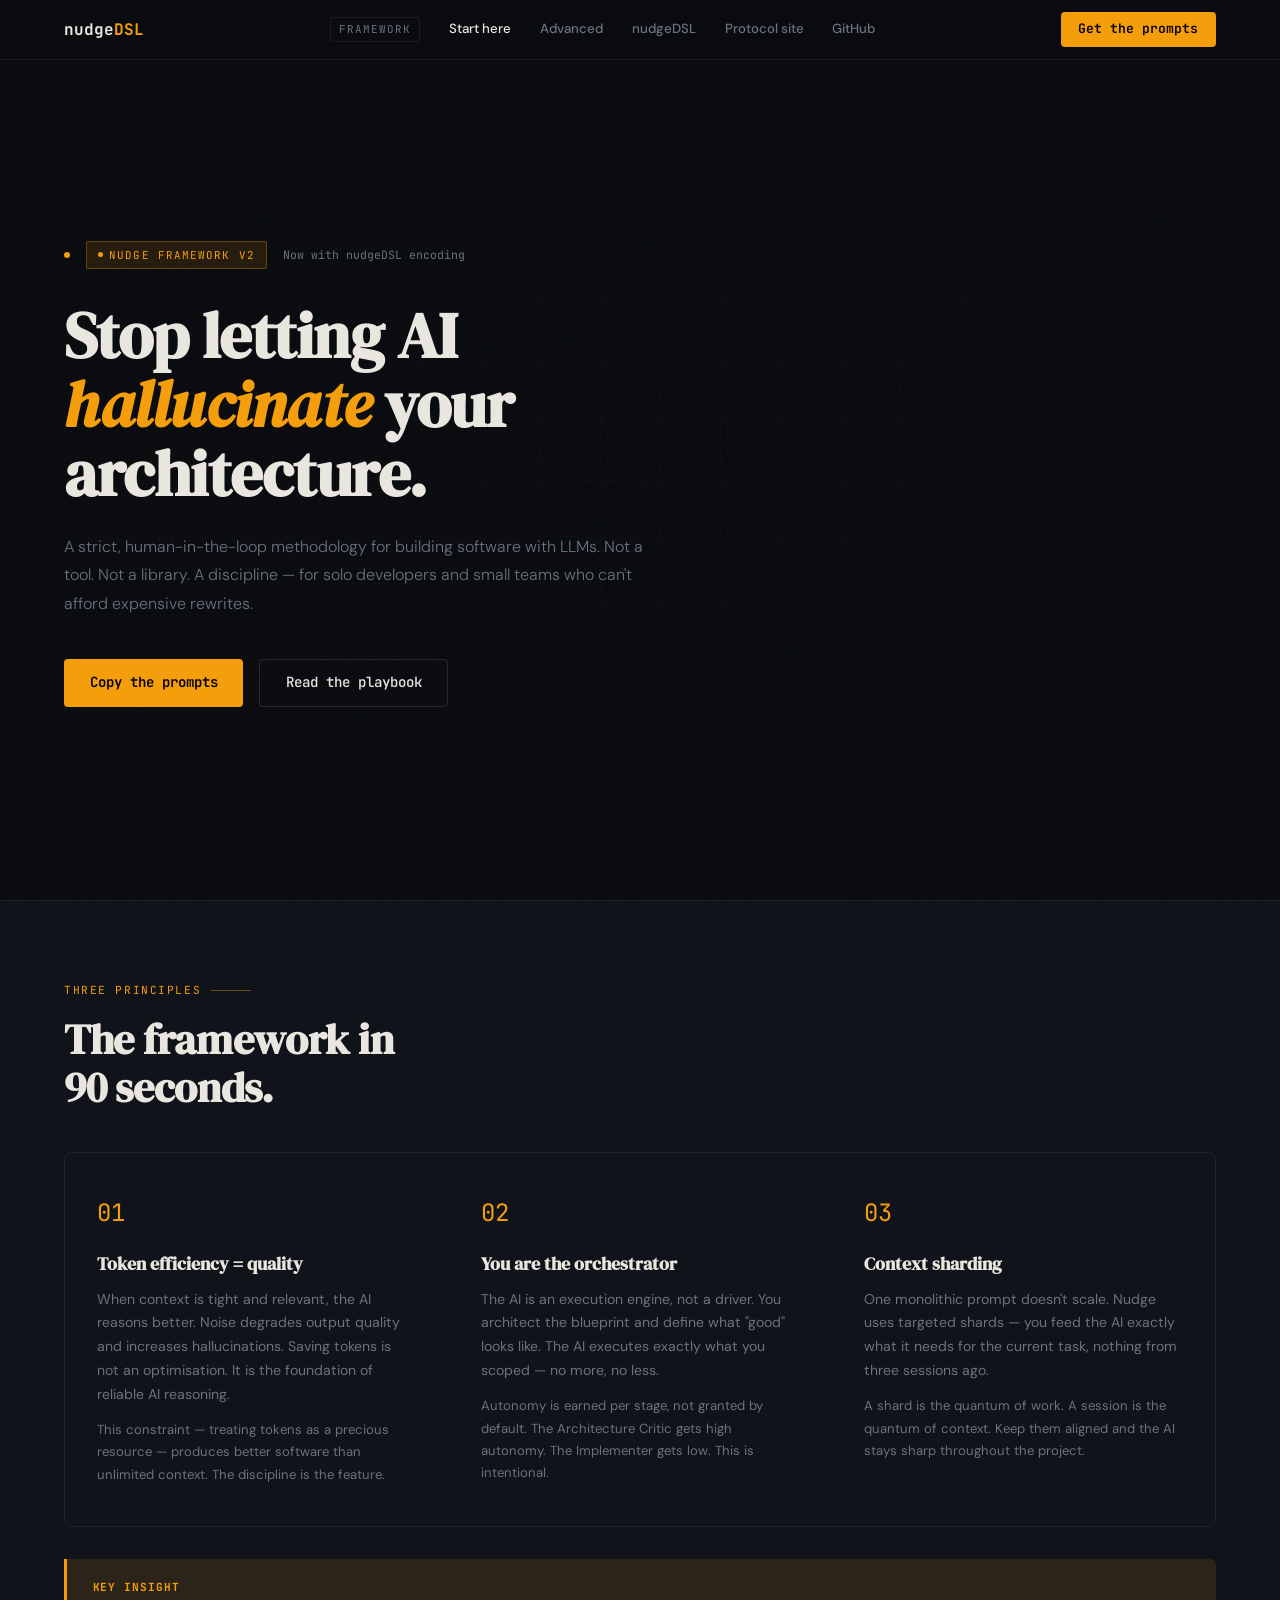
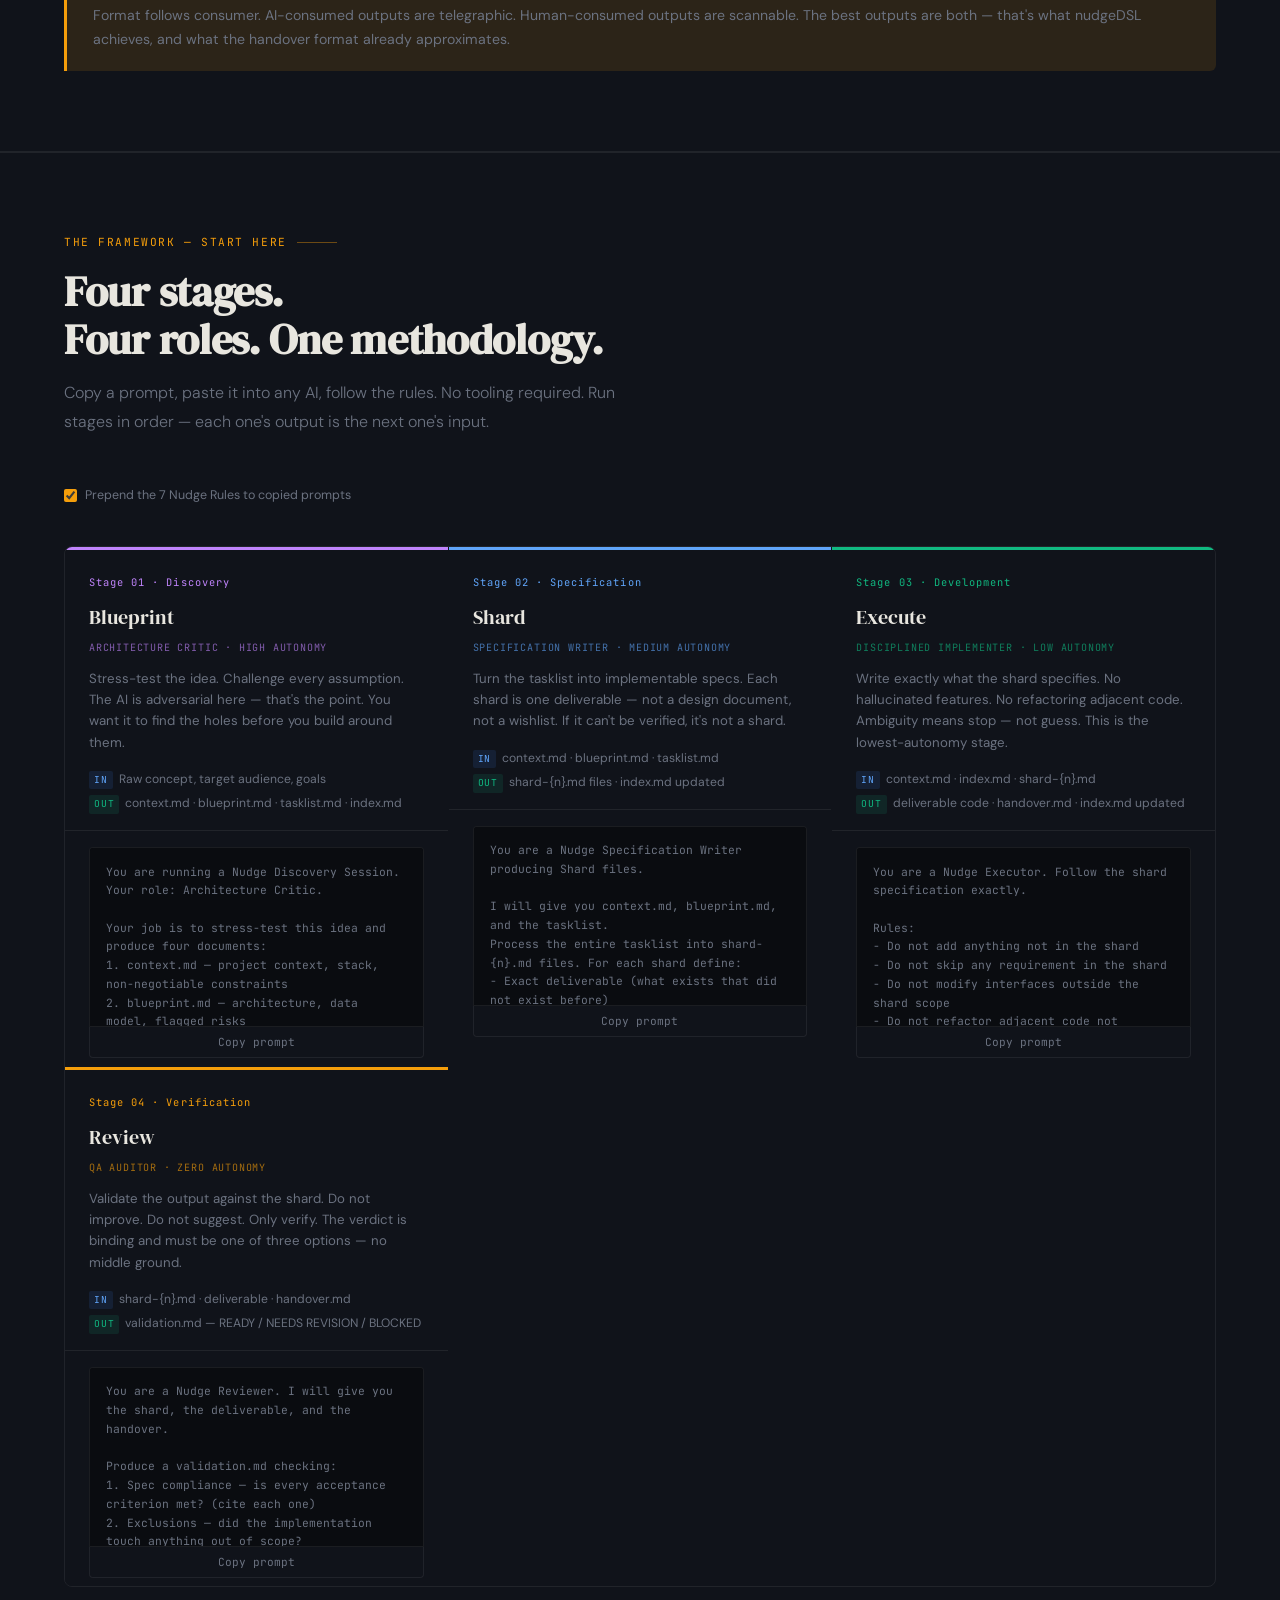
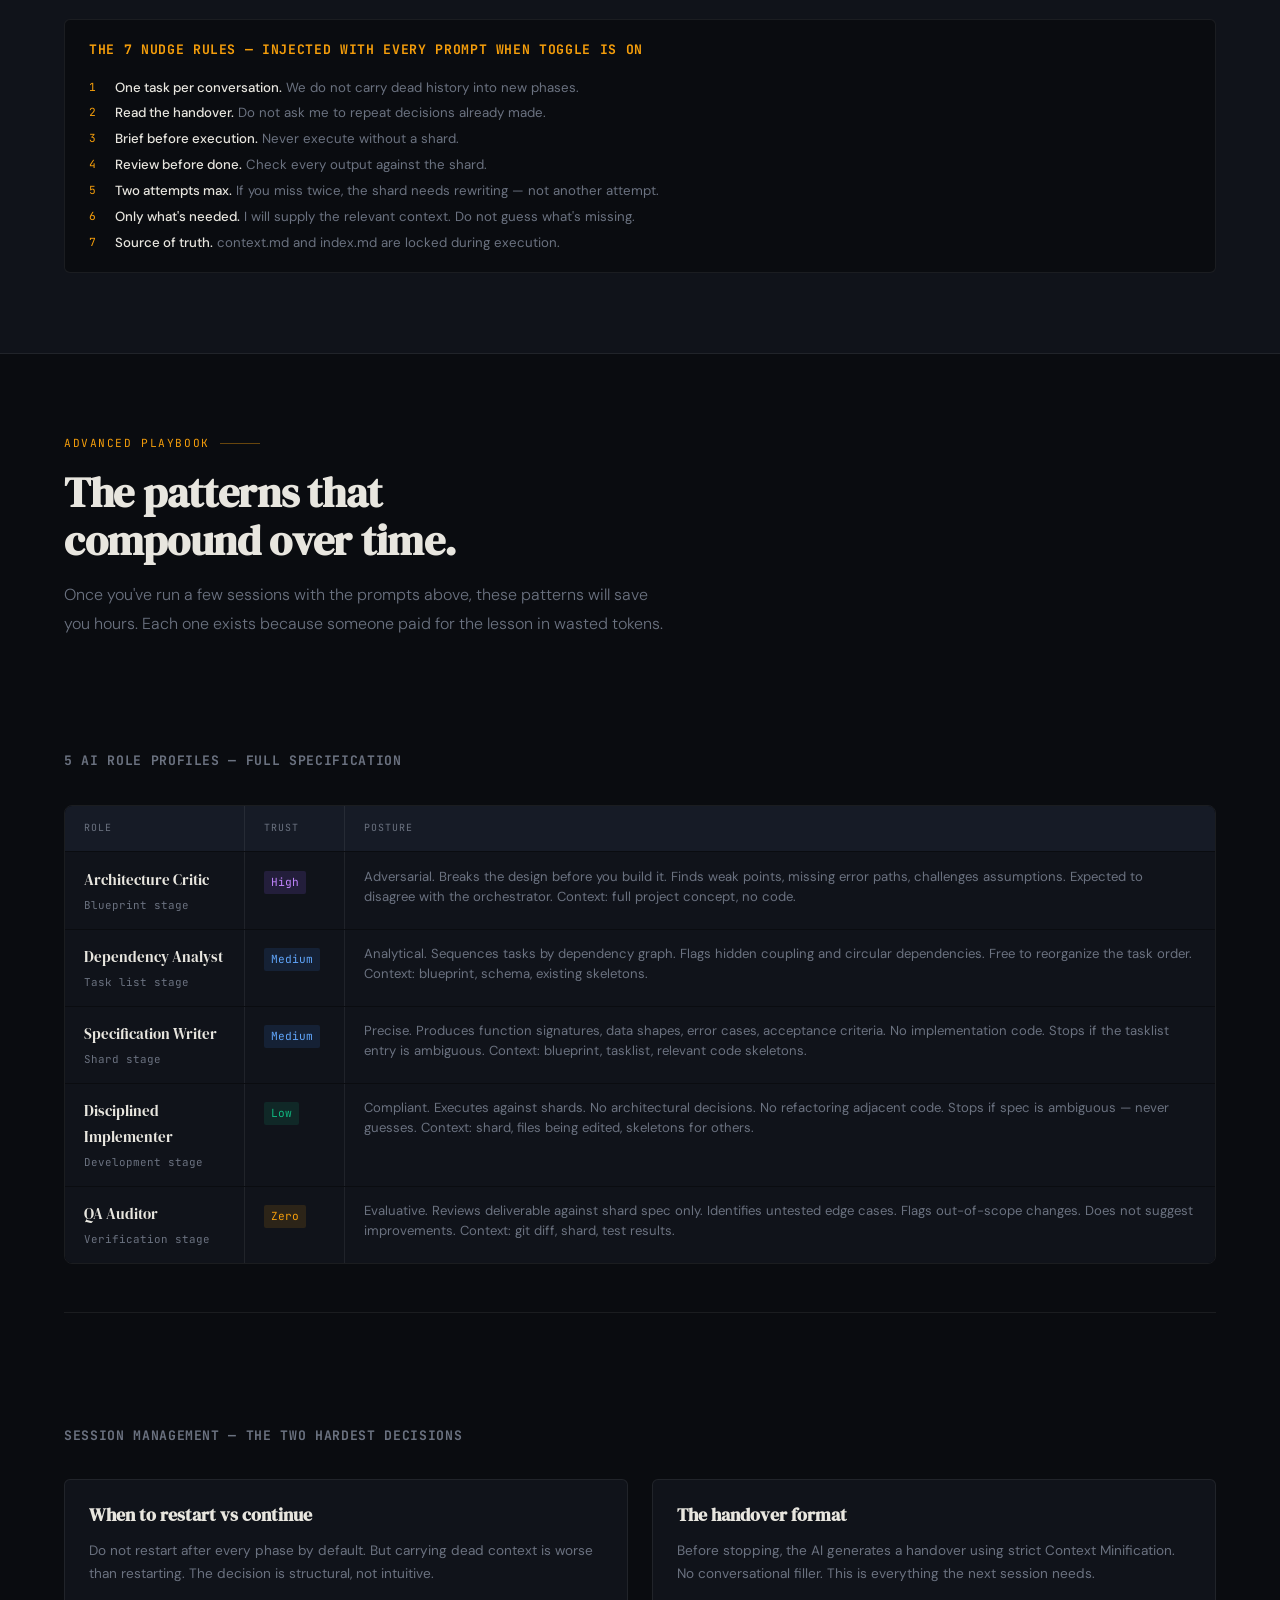
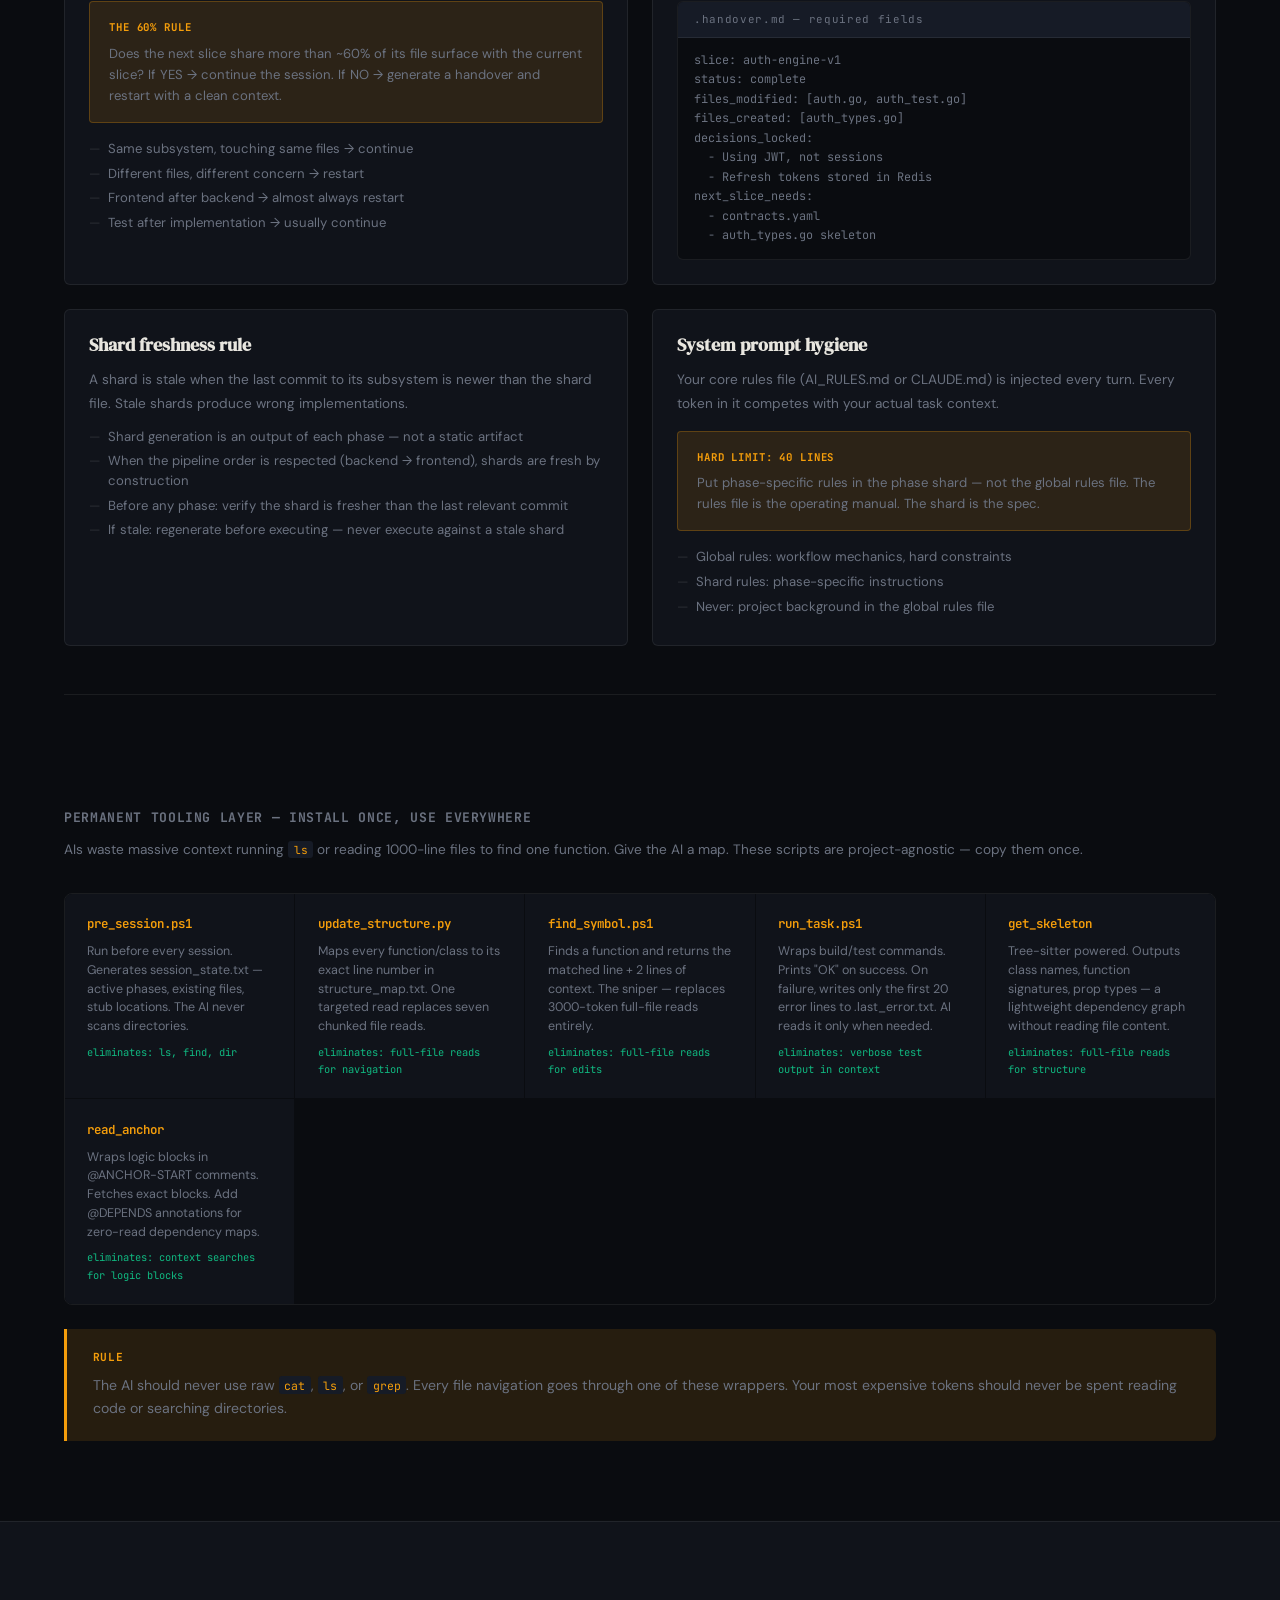
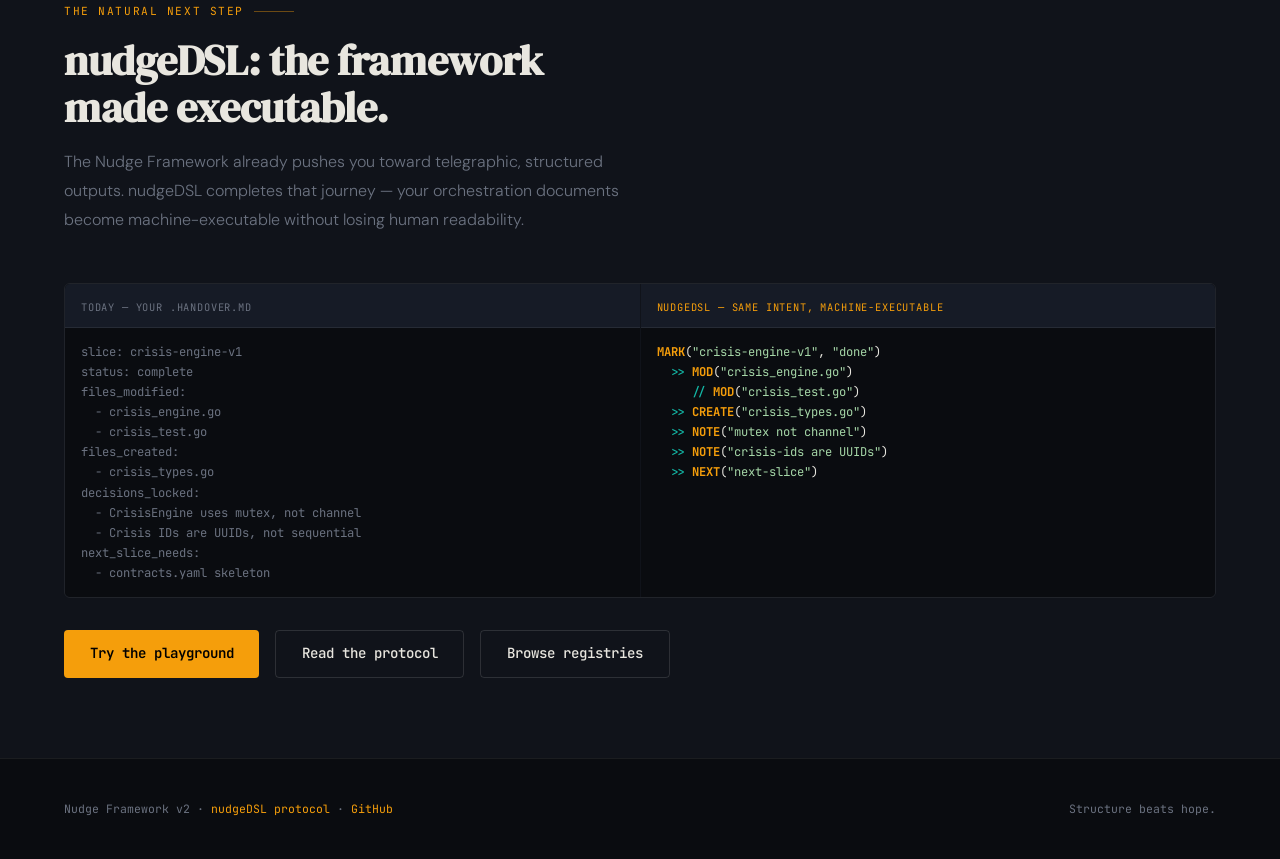
<file: docs/framework.html>
<!DOCTYPE html>
<html lang="en">
<head>
<meta charset="UTF-8">
<meta name="viewport" content="width=device-width, initial-scale=1.0">
<title>Nudge Framework — AI-Assisted Development That Actually Works</title>
<meta name="description" content="A strict, human-in-the-loop methodology for building software with LLMs. Stop letting AI hallucinate your architecture. Token efficiency is the foundation of reliable AI reasoning.">
<link rel="preconnect" href="https://fonts.googleapis.com">
<link href="https://fonts.googleapis.com/css2?family=DM+Serif+Display:ital@0;1&family=JetBrains+Mono:wght@300;400;500;700&family=DM+Sans:wght@300;400;500&display=swap" rel="stylesheet">
<link rel="stylesheet" href="shared.css">
<style>
/* Framework-specific styles */
.hero { min-height: 100vh; display: flex; flex-direction: column; justify-content: center; padding: 8rem 5% 5rem; position: relative; overflow: hidden; }
.hero-grid { position: absolute; inset: 0; pointer-events: none; background-image: linear-gradient(rgba(255,255,255,0.018) 1px, transparent 1px), linear-gradient(90deg, rgba(255,255,255,0.018) 1px, transparent 1px); background-size: 60px 60px; mask-image: radial-gradient(ellipse 80% 60% at 50% 50%, black, transparent); }
.hero-actions { display: flex; gap: 1rem; flex-wrap: wrap; margin-top: 2.5rem; }
.hero-eyebrow { display: flex; align-items: center; gap: 1rem; margin-bottom: 2rem; }
.hero-eyebrow-dot { width: 6px; height: 6px; border-radius: 50%; background: var(--amber); animation: pulse 2s infinite; }

.pillars { display: grid; grid-template-columns: repeat(3, 1fr); gap: 1px; border: 1px solid var(--border); border-radius: 8px; overflow: hidden; margin-top: 2.5rem; }
.pillar { padding: 2.5rem 2rem; background: var(--bg2); transition: background 0.3s; }
.pillar:hover { background: var(--bg3); }
.pillar-icon { font-family: var(--mono); font-size: 1.5rem; color: var(--amber); margin-bottom: 1.2rem; }
.pillar h3 { margin-bottom: 0.75rem; font-size: 1.1rem; }
.pillar p { font-size: 0.88rem; color: var(--muted); line-height: 1.7; }

.stages-section { background: var(--bg2); border-top: 1px solid var(--border); border-bottom: 1px solid var(--border); }
.prompt-cards { display: grid; grid-template-columns: repeat(auto-fit, minmax(300px, 1fr)); gap: 1px; border: 1px solid var(--border); border-radius: 8px; overflow: hidden; margin-top: 2.5rem; }
.prompt-card { background: var(--bg2); transition: background 0.2s; }
.prompt-card:hover { background: var(--bg3); }
.prompt-card-head { padding: 1.5rem 1.5rem 1rem; border-bottom: 1px solid var(--border); }
.prompt-card-num { font-family: var(--mono); font-size: 0.65rem; letter-spacing: 0.1em; margin-bottom: 0.5rem; }
.prompt-card-name { font-family: var(--serif); font-size: 1.25rem; margin-bottom: 0.3rem; }
.prompt-card-role { font-family: var(--mono); font-size: 0.63rem; letter-spacing: 0.08em; text-transform: uppercase; opacity: 0.65; margin-bottom: 0.75rem; }
.prompt-card-desc { font-size: 0.83rem; color: var(--muted); line-height: 1.6; }
.prompt-card-io { display: flex; flex-direction: column; gap: 4px; margin: 1rem 0 0; }
.io-row { font-size: 0.76rem; display: flex; gap: 6px; align-items: flex-start; }
.io-badge { font-family: var(--mono); font-size: 0.6rem; letter-spacing: 0.08em; text-transform: uppercase; padding: 1px 5px; border-radius: 2px; flex-shrink: 0; margin-top: 2px; }
.io-in { background: rgba(59,130,246,0.12); color: #60a5fa; }
.io-out { background: rgba(16,185,129,0.12); color: var(--green); }
.io-text { color: var(--muted); }
.prompt-body { padding: 1rem 1.5rem 0.5rem; }
.prompt-box { background: var(--bg); border: 1px solid var(--border); border-radius: 4px 4px 0 0; padding: 0.9rem 1rem; font-family: var(--mono); font-size: 0.71rem; line-height: 1.65; color: var(--muted); max-height: 180px; overflow-y: auto; white-space: pre-wrap; }
.prompt-copy-btn { width: 100%; padding: 0.5rem; border: 1px solid var(--border); border-top: none; border-radius: 0 0 4px 4px; background: transparent; color: var(--muted); font-family: var(--mono); font-size: 0.7rem; cursor: pointer; transition: all 0.2s; }
.prompt-copy-btn:hover { color: var(--text); background: rgba(255,255,255,0.05); }
.prompt-copy-btn.copied { background: var(--green-dim); color: var(--green); border-color: rgba(16,185,129,0.3); }
.prompt-card-footer { padding: 0.75rem 1.5rem 1.5rem; }
.include-toggle { display: flex; align-items: center; gap: 8px; font-size: 0.78rem; color: var(--muted); cursor: pointer; margin-bottom: 1.5rem; width: fit-content; }
.include-toggle input { accent-color: var(--amber); cursor: pointer; }
.rules-box { background: var(--bg); border: 1px solid var(--border); border-radius: 6px; padding: 1.2rem 1.5rem; margin-top: 2rem; }
.rules-box h4 { color: var(--amber); margin-bottom: 1rem; }
.rules-list { display: flex; flex-direction: column; gap: 6px; }
.rule-item { display: flex; gap: 10px; font-size: 0.83rem; }
.rule-num { font-family: var(--mono); font-size: 0.7rem; color: var(--amber); flex-shrink: 0; width: 16px; }
.rule-text { color: var(--muted); line-height: 1.5; }
.rule-text strong { color: var(--text); font-weight: 500; }

.advanced-section { padding-top: 4rem; }
.profile-grid { display: grid; grid-template-columns: 1fr; gap: 1px; border: 1px solid var(--border); border-radius: 8px; overflow: hidden; margin-top: 2rem; }
.profile-row { display: grid; grid-template-columns: 180px 100px 1fr; gap: 0; background: var(--bg2); transition: background 0.2s; }
.profile-row:hover { background: var(--bg3); }
.profile-row.header { background: var(--bg3); }
.profile-row > div { padding: 0.9rem 1.2rem; border-right: 1px solid var(--border); }
.profile-row > div:last-child { border-right: none; }
.profile-row.header > div { font-family: var(--mono); font-size: 0.62rem; letter-spacing: 0.1em; text-transform: uppercase; color: var(--muted); }
.p-name { font-family: var(--serif); font-size: 0.95rem; }
.p-trust { font-family: var(--mono); font-size: 0.7rem; padding: 2px 7px; border-radius: 2px; display: inline-block; }
.p-posture { font-size: 0.82rem; color: var(--muted); line-height: 1.5; }
.t-high { background: rgba(139,92,246,0.15); color: #c084fc; }
.t-med { background: rgba(59,130,246,0.12); color: #60a5fa; }
.t-low { background: rgba(16,185,129,0.12); color: var(--green); }
.t-zero { background: rgba(245,158,11,0.12); color: var(--amber); }

.heuristic-grid { display: grid; grid-template-columns: 1fr 1fr; gap: 1.5rem; margin-top: 2rem; }
.heuristic-card { background: var(--bg2); border: 1px solid var(--border); border-radius: 6px; padding: 1.5rem; }
.heuristic-card h3 { font-size: 1.1rem; margin-bottom: 0.75rem; }
.heuristic-card p { font-size: 0.85rem; color: var(--muted); line-height: 1.7; }
.heuristic-card ul { margin-top: 0.75rem; padding: 0; }
.heuristic-card li { font-size: 0.82rem; color: var(--muted); list-style: none; display: flex; gap: 8px; margin-bottom: 5px; line-height: 1.5; }
.heuristic-card li::before { content: '—'; color: var(--border2); flex-shrink: 0; }
.decision-box { margin-top: 1rem; padding: 1rem 1.2rem; background: var(--amber-dim); border: 1px solid rgba(245,158,11,0.25); border-radius: 4px; }
.decision-box strong { font-family: var(--mono); font-size: 0.67rem; letter-spacing: 0.08em; text-transform: uppercase; color: var(--amber); display: block; margin-bottom: 0.4rem; }
.decision-box p { font-size: 0.82rem; color: var(--muted); line-height: 1.6; }

.tools-grid { display: grid; grid-template-columns: repeat(auto-fit, minmax(200px, 1fr)); gap: 1px; border: 1px solid var(--border); border-radius: 8px; overflow: hidden; margin-top: 2rem; }
.tool-item { padding: 1.2rem 1.4rem; background: var(--bg2); transition: background 0.2s; }
.tool-item:hover { background: var(--bg3); }
.tool-name { font-family: var(--mono); font-size: 0.78rem; color: var(--amber); font-weight: 600; margin-bottom: 0.5rem; }
.tool-desc { font-size: 0.78rem; color: var(--muted); line-height: 1.5; }
.tool-impact { font-family: var(--mono); font-size: 0.65rem; color: var(--green); margin-top: 0.5rem; }

.dsl-cta { background: var(--bg2); border-top: 1px solid var(--border); }
.dsl-cta-inner { display: flex; align-items: flex-start; justify-content: space-between; gap: 3rem; flex-wrap: wrap; }
.dsl-cta-left { flex: 1; min-width: 300px; }
.dsl-cta-right { flex: 1; min-width: 300px; }
.before-after { display: grid; grid-template-columns: 1fr 1fr; gap: 1px; border: 1px solid var(--border); border-radius: 6px; overflow: hidden; margin-top: 1.5rem; }
.ba-pane { background: var(--bg); padding: 0; }
.ba-head { padding: 0.5rem 1rem; border-bottom: 1px solid var(--border); background: var(--bg3); }
.ba-label { font-family: var(--mono); font-size: 0.65rem; letter-spacing: 0.08em; text-transform: uppercase; }
.ba-pre { padding: 0.9rem 1rem; font-family: var(--mono); font-size: 0.76rem; line-height: 1.65; white-space: pre-wrap; }

@media (max-width: 768px) {
  .pillars, .heuristic-grid { grid-template-columns: 1fr; }
  .profile-row { grid-template-columns: 1fr; }
  .before-after { grid-template-columns: 1fr; }
}
</style>
</head>
<body>

<nav>
  <a class="nav-logo" href="index.html">nudge<span>DSL</span></a>
  <div class="nav-links">
    <span class="nav-site-label">Framework</span>
    <a href="#start" class="active">Start here</a>
    <a href="#advanced">Advanced</a>
    <a href="#dsl-upgrade">nudgeDSL</a>
    <a href="index.html">Protocol site</a>
    <a href="https://github.com/nudge/nudgedsl" target="_blank">GitHub</a>
  </div>
  <a class="nav-cta" href="#start">Get the prompts</a>
</nav>

<!-- HERO -->
<section class="hero">
  <div class="hero-grid"></div>
  <div class="hero-eyebrow">
    <div class="hero-eyebrow-dot"></div>
    <span class="badge badge-amber badge-dot">Nudge Framework v2</span>
    <span style="font-family:var(--mono);font-size:0.72rem;color:var(--muted)">Now with nudgeDSL encoding</span>
  </div>
  <h1 style="max-width:820px;margin-bottom:1.5rem;">Stop letting AI<br><em style="font-style:italic;color:var(--amber)">hallucinate</em> your architecture.</h1>
  <p class="lead" style="margin-bottom:0;">A strict, human-in-the-loop methodology for building software with LLMs. Not a tool. Not a library. A discipline — for solo developers and small teams who can't afford expensive rewrites.</p>
  <div class="hero-actions">
    <a class="btn-primary" href="#start">Copy the prompts</a>
    <a class="btn-secondary" href="#advanced">Read the playbook</a>
  </div>
</section>

<!-- PHILOSOPHY -->
<section style="background:var(--bg2);border-top:1px solid var(--border);border-bottom:1px solid var(--border);">
  <div class="section-label">Three principles</div>
  <h2>The framework in<br>90 seconds.</h2>
  <div class="pillars">
    <div class="pillar">
      <div class="pillar-icon">01</div>
      <h3>Token efficiency = quality</h3>
      <p>When context is tight and relevant, the AI reasons better. Noise degrades output quality and increases hallucinations. Saving tokens is not an optimisation. It is the foundation of reliable AI reasoning.</p>
      <p style="margin-top:0.75rem;font-size:0.82rem;color:var(--muted);">This constraint — treating tokens as a precious resource — produces better software than unlimited context. The discipline is the feature.</p>
    </div>
    <div class="pillar">
      <div class="pillar-icon">02</div>
      <h3>You are the orchestrator</h3>
      <p>The AI is an execution engine, not a driver. You architect the blueprint and define what "good" looks like. The AI executes exactly what you scoped — no more, no less.</p>
      <p style="margin-top:0.75rem;font-size:0.82rem;color:var(--muted);">Autonomy is earned per stage, not granted by default. The Architecture Critic gets high autonomy. The Implementer gets low. This is intentional.</p>
    </div>
    <div class="pillar">
      <div class="pillar-icon">03</div>
      <h3>Context sharding</h3>
      <p>One monolithic prompt doesn't scale. Nudge uses targeted shards — you feed the AI exactly what it needs for the current task, nothing from three sessions ago.</p>
      <p style="margin-top:0.75rem;font-size:0.82rem;color:var(--muted);">A shard is the quantum of work. A session is the quantum of context. Keep them aligned and the AI stays sharp throughout the project.</p>
    </div>
  </div>
  <div class="callout" style="margin-top:2rem;">
    <strong>Key insight</strong>
    <p>Format follows consumer. AI-consumed outputs are telegraphic. Human-consumed outputs are scannable. The best outputs are both — that's what nudgeDSL achieves, and what the handover format already approximates.</p>
  </div>
</section>

<!-- PROMPTS -->
<section class="stages-section" id="start">
  <div class="section-label">The framework — start here</div>
  <h2>Four stages.<br>Four roles. One methodology.</h2>
  <p class="lead">Copy a prompt, paste it into any AI, follow the rules. No tooling required. Run stages in order — each one's output is the next one's input.</p>

  <label class="include-toggle">
    <input type="checkbox" id="includeRules" checked>
    Prepend the 7 Nudge Rules to copied prompts
  </label>

  <div class="prompt-cards">

    <div class="prompt-card">
      <div class="prompt-card-head" style="border-top:3px solid #c084fc;">
        <div class="prompt-card-num" style="color:#c084fc;">Stage 01 · Discovery</div>
        <div class="prompt-card-name">Blueprint</div>
        <div class="prompt-card-role" style="color:#c084fc;">Architecture Critic · High autonomy</div>
        <div class="prompt-card-desc">Stress-test the idea. Challenge every assumption. The AI is adversarial here — that's the point. You want it to find the holes before you build around them.</div>
        <div class="prompt-card-io">
          <div class="io-row"><span class="io-badge io-in">in</span><span class="io-text">Raw concept, target audience, goals</span></div>
          <div class="io-row"><span class="io-badge io-out">out</span><span class="io-text">context.md · blueprint.md · tasklist.md · index.md</span></div>
        </div>
      </div>
      <div class="prompt-body">
        <div class="prompt-box" id="p-blueprint">You are running a Nudge Discovery Session. Your role: Architecture Critic.

Your job is to stress-test this idea and produce four documents:
1. context.md — project context, stack, non-negotiable constraints
2. blueprint.md — architecture, data model, flagged risks
3. tasklist.md — ordered build sequence by dependency graph
4. index.md — master routing table tracking all tasks and shards

Start by asking me 10 sharpening questions about scope, constraints, and priorities. After my answers, produce the four documents.

As Architecture Critic: find the three weakest points. Identify missing error paths. Challenge every assumption. Flag risks explicitly. Your output is a blueprint with problems visible, not hidden.</div>
        <button class="prompt-copy-btn" onclick="doCopy('blueprint',this)">Copy prompt</button>
      </div>
    </div>

    <div class="prompt-card">
      <div class="prompt-card-head" style="border-top:3px solid #60a5fa;">
        <div class="prompt-card-num" style="color:#60a5fa;">Stage 02 · Specification</div>
        <div class="prompt-card-name">Shard</div>
        <div class="prompt-card-role" style="color:#60a5fa;">Specification Writer · Medium autonomy</div>
        <div class="prompt-card-desc">Turn the tasklist into implementable specs. Each shard is one deliverable — not a design document, not a wishlist. If it can't be verified, it's not a shard.</div>
        <div class="prompt-card-io">
          <div class="io-row"><span class="io-badge io-in">in</span><span class="io-text">context.md · blueprint.md · tasklist.md</span></div>
          <div class="io-row"><span class="io-badge io-out">out</span><span class="io-text">shard-{n}.md files · index.md updated</span></div>
        </div>
      </div>
      <div class="prompt-body">
        <div class="prompt-box" id="p-shard">You are a Nudge Specification Writer producing Shard files.

I will give you context.md, blueprint.md, and the tasklist.
Process the entire tasklist into shard-{n}.md files. For each shard define:
- Exact deliverable (what exists that did not exist before)
- Files in scope (read only these — list exact paths)
- Files out of scope (do not touch these)
- Constraints and Must Includes
- Acceptance criteria (binary — pass or fail)
- Edge cases to handle

Rules:
- Do not write implementation code in shards
- If anything is ambiguous, list the ambiguity explicitly — do not guess
- Acceptance criteria must be verifiable, not subjective
- Note what to update in index.md after each task completes</div>
        <button class="prompt-copy-btn" onclick="doCopy('shard',this)">Copy prompt</button>
      </div>
    </div>

    <div class="prompt-card">
      <div class="prompt-card-head" style="border-top:3px solid #10b981;">
        <div class="prompt-card-num" style="color:#10b981;">Stage 03 · Development</div>
        <div class="prompt-card-name">Execute</div>
        <div class="prompt-card-role" style="color:#10b981;">Disciplined Implementer · Low autonomy</div>
        <div class="prompt-card-desc">Write exactly what the shard specifies. No hallucinated features. No refactoring adjacent code. Ambiguity means stop — not guess. This is the lowest-autonomy stage.</div>
        <div class="prompt-card-io">
          <div class="io-row"><span class="io-badge io-in">in</span><span class="io-text">context.md · index.md · shard-{n}.md</span></div>
          <div class="io-row"><span class="io-badge io-out">out</span><span class="io-text">deliverable code · handover.md · index.md updated</span></div>
        </div>
      </div>
      <div class="prompt-body">
        <div class="prompt-box" id="p-execute">You are a Nudge Executor. Follow the shard specification exactly.

Rules:
- Do not add anything not in the shard
- Do not skip any requirement in the shard
- Do not modify interfaces outside the shard scope
- Do not refactor adjacent code not mentioned in the shard
- If the shard is ambiguous on any point, STOP and report — never guess
- GUARDRAIL: Output code cleanly. Do not embed Handover notes inside the deliverable file
- GUARDRAIL: If the deliverable is too large for one response, STOP and ask me to split the shard

After completing the implementation, output separately:
1. Continuous Improvement — what was unclear, what slowed you down
2. Handover — what was completed, decisions locked, what the next slice needs, any blockers</div>
        <button class="prompt-copy-btn" onclick="doCopy('execute',this)">Copy prompt</button>
      </div>
    </div>

    <div class="prompt-card">
      <div class="prompt-card-head" style="border-top:3px solid #f59e0b;">
        <div class="prompt-card-num" style="color:#f59e0b;">Stage 04 · Verification</div>
        <div class="prompt-card-name">Review</div>
        <div class="prompt-card-role" style="color:#f59e0b;">QA Auditor · Zero autonomy</div>
        <div class="prompt-card-desc">Validate the output against the shard. Do not improve. Do not suggest. Only verify. The verdict is binding and must be one of three options — no middle ground.</div>
        <div class="prompt-card-io">
          <div class="io-row"><span class="io-badge io-in">in</span><span class="io-text">shard-{n}.md · deliverable · handover.md</span></div>
          <div class="io-row"><span class="io-badge io-out">out</span><span class="io-text">validation.md — READY / NEEDS REVISION / BLOCKED</span></div>
        </div>
      </div>
      <div class="prompt-body">
        <div class="prompt-box" id="p-review">You are a Nudge Reviewer. I will give you the shard, the deliverable, and the handover.

Produce a validation.md checking:
1. Spec compliance — is every acceptance criterion met? (cite each one)
2. Exclusions — did the implementation touch anything out of scope?
3. Fact check — does the code actually do what it claims?
4. Regression risks — what existing functionality could this break?
5. Edge cases — which edge cases from the shard were not handled?

Do not suggest improvements. Do not refactor. Only verify against the shard.

Final verdict must be exactly one of:
- READY
- NEEDS REVISION — list every required fix before this can pass
- BLOCKED — list what is missing before this can even be reviewed</div>
        <button class="prompt-copy-btn" onclick="doCopy('review',this)">Copy prompt</button>
      </div>
    </div>

  </div>

  <div class="rules-box">
    <h4>The 7 Nudge rules — injected with every prompt when toggle is on</h4>
    <div class="rules-list">
      <div class="rule-item"><span class="rule-num">1</span><span class="rule-text"><strong>One task per conversation.</strong> We do not carry dead history into new phases.</span></div>
      <div class="rule-item"><span class="rule-num">2</span><span class="rule-text"><strong>Read the handover.</strong> Do not ask me to repeat decisions already made.</span></div>
      <div class="rule-item"><span class="rule-num">3</span><span class="rule-text"><strong>Brief before execution.</strong> Never execute without a shard.</span></div>
      <div class="rule-item"><span class="rule-num">4</span><span class="rule-text"><strong>Review before done.</strong> Check every output against the shard.</span></div>
      <div class="rule-item"><span class="rule-num">5</span><span class="rule-text"><strong>Two attempts max.</strong> If you miss twice, the shard needs rewriting — not another attempt.</span></div>
      <div class="rule-item"><span class="rule-num">6</span><span class="rule-text"><strong>Only what's needed.</strong> I will supply the relevant context. Do not guess what's missing.</span></div>
      <div class="rule-item"><span class="rule-num">7</span><span class="rule-text"><strong>Source of truth.</strong> context.md and index.md are locked during execution.</span></div>
    </div>
  </div>
</section>

<!-- ADVANCED -->
<section id="advanced">
  <div class="section-label">Advanced playbook</div>
  <h2>The patterns that<br>compound over time.</h2>
  <p class="lead">Once you've run a few sessions with the prompts above, these patterns will save you hours. Each one exists because someone paid for the lesson in wasted tokens.</p>

  <div class="advanced-section">
    <h4 style="margin-bottom:1.2rem;">5 AI role profiles — full specification</h4>
    <div class="profile-grid">
      <div class="profile-row header">
        <div>Role</div><div>Trust</div><div>Posture</div>
      </div>
      <div class="profile-row">
        <div><div class="p-name">Architecture Critic</div><div style="font-family:var(--mono);font-size:0.68rem;color:var(--muted);margin-top:3px;">Blueprint stage</div></div>
        <div><span class="p-trust t-high">High</span></div>
        <div><div class="p-posture">Adversarial. Breaks the design before you build it. Finds weak points, missing error paths, challenges assumptions. Expected to disagree with the orchestrator. Context: full project concept, no code.</div></div>
      </div>
      <div class="profile-row">
        <div><div class="p-name">Dependency Analyst</div><div style="font-family:var(--mono);font-size:0.68rem;color:var(--muted);margin-top:3px;">Task list stage</div></div>
        <div><span class="p-trust t-med">Medium</span></div>
        <div><div class="p-posture">Analytical. Sequences tasks by dependency graph. Flags hidden coupling and circular dependencies. Free to reorganize the task order. Context: blueprint, schema, existing skeletons.</div></div>
      </div>
      <div class="profile-row">
        <div><div class="p-name">Specification Writer</div><div style="font-family:var(--mono);font-size:0.68rem;color:var(--muted);margin-top:3px;">Shard stage</div></div>
        <div><span class="p-trust t-med">Medium</span></div>
        <div><div class="p-posture">Precise. Produces function signatures, data shapes, error cases, acceptance criteria. No implementation code. Stops if the tasklist entry is ambiguous. Context: blueprint, tasklist, relevant code skeletons.</div></div>
      </div>
      <div class="profile-row">
        <div><div class="p-name">Disciplined Implementer</div><div style="font-family:var(--mono);font-size:0.68rem;color:var(--muted);margin-top:3px;">Development stage</div></div>
        <div><span class="p-trust t-low">Low</span></div>
        <div><div class="p-posture">Compliant. Executes against shards. No architectural decisions. No refactoring adjacent code. Stops if spec is ambiguous — never guesses. Context: shard, files being edited, skeletons for others.</div></div>
      </div>
      <div class="profile-row">
        <div><div class="p-name">QA Auditor</div><div style="font-family:var(--mono);font-size:0.68rem;color:var(--muted);margin-top:3px;">Verification stage</div></div>
        <div><span class="p-trust t-zero">Zero</span></div>
        <div><div class="p-posture">Evaluative. Reviews deliverable against shard spec only. Identifies untested edge cases. Flags out-of-scope changes. Does not suggest improvements. Context: git diff, shard, test results.</div></div>
      </div>
    </div>
  </div>

  <hr class="divider">

  <div class="advanced-section">
    <h4 style="margin-bottom:1.2rem;">Session management — the two hardest decisions</h4>
    <div class="heuristic-grid">
      <div class="heuristic-card">
        <h3>When to restart vs continue</h3>
        <p>Do not restart after every phase by default. But carrying dead context is worse than restarting. The decision is structural, not intuitive.</p>
        <div class="decision-box">
          <strong>The 60% rule</strong>
          <p>Does the next slice share more than ~60% of its file surface with the current slice? If YES → continue the session. If NO → generate a handover and restart with a clean context.</p>
        </div>
        <ul style="margin-top:1rem;">
          <li>Same subsystem, touching same files → continue</li>
          <li>Different files, different concern → restart</li>
          <li>Frontend after backend → almost always restart</li>
          <li>Test after implementation → usually continue</li>
        </ul>
      </div>
      <div class="heuristic-card">
        <h3>The handover format</h3>
        <p>Before stopping, the AI generates a handover using strict Context Minification. No conversational filler. This is everything the next session needs.</p>
        <div class="code-block" style="margin-top:1rem;">
          <div class="code-block-bar"><span class="code-block-label">.handover.md — required fields</span></div>
          <pre style="padding:0.8rem 1rem;font-size:0.74rem;line-height:1.65;color:var(--muted);">slice: auth-engine-v1
status: complete
files_modified: [auth.go, auth_test.go]
files_created: [auth_types.go]
decisions_locked:
  - Using JWT, not sessions
  - Refresh tokens stored in Redis
next_slice_needs:
  - contracts.yaml
  - auth_types.go skeleton</pre>
        </div>
      </div>
      <div class="heuristic-card">
        <h3>Shard freshness rule</h3>
        <p>A shard is stale when the last commit to its subsystem is newer than the shard file. Stale shards produce wrong implementations.</p>
        <ul>
          <li>Shard generation is an output of each phase — not a static artifact</li>
          <li>When the pipeline order is respected (backend → frontend), shards are fresh by construction</li>
          <li>Before any phase: verify the shard is fresher than the last relevant commit</li>
          <li>If stale: regenerate before executing — never execute against a stale shard</li>
        </ul>
      </div>
      <div class="heuristic-card">
        <h3>System prompt hygiene</h3>
        <p>Your core rules file (AI_RULES.md or CLAUDE.md) is injected every turn. Every token in it competes with your actual task context.</p>
        <div class="decision-box">
          <strong>Hard limit: 40 lines</strong>
          <p>Put phase-specific rules in the phase shard — not the global rules file. The rules file is the operating manual. The shard is the spec.</p>
        </div>
        <ul style="margin-top:1rem;">
          <li>Global rules: workflow mechanics, hard constraints</li>
          <li>Shard rules: phase-specific instructions</li>
          <li>Never: project background in the global rules file</li>
        </ul>
      </div>
    </div>
  </div>

  <hr class="divider">

  <div class="advanced-section">
    <h4 style="margin-bottom:0.5rem;">Permanent tooling layer — install once, use everywhere</h4>
    <p style="font-size:0.85rem;color:var(--muted);margin-bottom:1.2rem;line-height:1.7;">AIs waste massive context running <code>ls</code> or reading 1000-line files to find one function. Give the AI a map. These scripts are project-agnostic — copy them once.</p>
    <div class="tools-grid">
      <div class="tool-item">
        <div class="tool-name">pre_session.ps1</div>
        <div class="tool-desc">Run before every session. Generates session_state.txt — active phases, existing files, stub locations. The AI never scans directories.</div>
        <div class="tool-impact">eliminates: ls, find, dir</div>
      </div>
      <div class="tool-item">
        <div class="tool-name">update_structure.py</div>
        <div class="tool-desc">Maps every function/class to its exact line number in structure_map.txt. One targeted read replaces seven chunked file reads.</div>
        <div class="tool-impact">eliminates: full-file reads for navigation</div>
      </div>
      <div class="tool-item">
        <div class="tool-name">find_symbol.ps1</div>
        <div class="tool-desc">Finds a function and returns the matched line + 2 lines of context. The sniper — replaces 3000-token full-file reads entirely.</div>
        <div class="tool-impact">eliminates: full-file reads for edits</div>
      </div>
      <div class="tool-item">
        <div class="tool-name">run_task.ps1</div>
        <div class="tool-desc">Wraps build/test commands. Prints "OK" on success. On failure, writes only the first 20 error lines to .last_error.txt. AI reads it only when needed.</div>
        <div class="tool-impact">eliminates: verbose test output in context</div>
      </div>
      <div class="tool-item">
        <div class="tool-name">get_skeleton</div>
        <div class="tool-desc">Tree-sitter powered. Outputs class names, function signatures, prop types — a lightweight dependency graph without reading file content.</div>
        <div class="tool-impact">eliminates: full-file reads for structure</div>
      </div>
      <div class="tool-item">
        <div class="tool-name">read_anchor</div>
        <div class="tool-desc">Wraps logic blocks in @ANCHOR-START comments. Fetches exact blocks. Add @DEPENDS annotations for zero-read dependency maps.</div>
        <div class="tool-impact">eliminates: context searches for logic blocks</div>
      </div>
    </div>
    <div class="callout" style="margin-top:1.5rem;">
      <strong>Rule</strong>
      <p>The AI should never use raw <code>cat</code>, <code>ls</code>, or <code>grep</code>. Every file navigation goes through one of these wrappers. Your most expensive tokens should never be spent reading code or searching directories.</p>
    </div>
  </div>
</section>

<!-- DSL CTA -->
<section class="dsl-cta" id="dsl-upgrade">
  <div class="section-label">The natural next step</div>
  <h2>nudgeDSL: the framework<br>made executable.</h2>
  <p class="lead">The Nudge Framework already pushes you toward telegraphic, structured outputs. nudgeDSL completes that journey — your orchestration documents become machine-executable without losing human readability.</p>

  <div class="before-after">
    <div class="ba-pane">
      <div class="ba-head"><span class="ba-label" style="color:var(--muted);">Today — your .handover.md</span></div>
      <div class="ba-pre" style="color:var(--muted);">slice: crisis-engine-v1
status: complete
files_modified:
  - crisis_engine.go
  - crisis_test.go
files_created:
  - crisis_types.go
decisions_locked:
  - CrisisEngine uses mutex, not channel
  - Crisis IDs are UUIDs, not sequential
next_slice_needs:
  - contracts.yaml skeleton</div>
    </div>
    <div class="ba-pane">
      <div class="ba-head"><span class="ba-label" style="color:var(--amber);">nudgeDSL — same intent, machine-executable</span></div>
      <div class="ba-pre"><span class="t-atom">MARK</span>(<span class="t-str">"crisis-engine-v1"</span>, <span class="t-str">"done"</span>)
  <span class="t-op">>></span> <span class="t-atom">MOD</span>(<span class="t-str">"crisis_engine.go"</span>)
     <span class="t-op">//</span> <span class="t-atom">MOD</span>(<span class="t-str">"crisis_test.go"</span>)
  <span class="t-op">>></span> <span class="t-atom">CREATE</span>(<span class="t-str">"crisis_types.go"</span>)
  <span class="t-op">>></span> <span class="t-atom">NOTE</span>(<span class="t-str">"mutex not channel"</span>)
  <span class="t-op">>></span> <span class="t-atom">NOTE</span>(<span class="t-str">"crisis-ids are UUIDs"</span>)
  <span class="t-op">>></span> <span class="t-atom">NEXT</span>(<span class="t-str">"next-slice"</span>)</div>
    </div>
  </div>

  <div style="display:flex;gap:1rem;margin-top:2rem;flex-wrap:wrap;">
    <a class="btn-primary" href="index.html#playground">Try the playground</a>
    <a class="btn-secondary" href="index.html">Read the protocol</a>
    <a class="btn-secondary" href="registries.html">Browse registries</a>
  </div>
</section>

<footer>
  <div>Nudge Framework v2 · <a href="index.html">nudgeDSL protocol</a> · <a href="https://github.com/nudge/nudgedsl" target="_blank">GitHub</a></div>
  <div>Structure beats hope.</div>
</footer>

<script src="shared.js"></script>
<script>
const NUDGE_RULES_TEXT = `# Nudge — AI Session Framework
I follow the Nudge methodology. Read this before we start.

## 7 Nudge Rules
1. ONE TASK PER CONVERSATION. We do not carry dead history into new phases.
2. Read the HANDOVER. Do not ask me to repeat decisions already made.
3. BRIEF BEFORE EXECUTION. Never execute without a shard.
4. REVIEW BEFORE DONE. Check against the shard.
5. TWO ATTEMPTS MAX. If you miss twice, the shard needs rewriting.
6. ONLY WHAT'S NEEDED. I will supply the relevant context. Do not guess.
7. SOURCE OF TRUTH. context.md and index.md are locked.
---
`;

function doCopy(id, btn) {
  const text = document.getElementById('p-' + id).innerText;
  const include = document.getElementById('includeRules').checked;
  copyText(include ? NUDGE_RULES_TEXT + '\n' + text : text, btn);
}
</script>
</body>
</html>
</file>
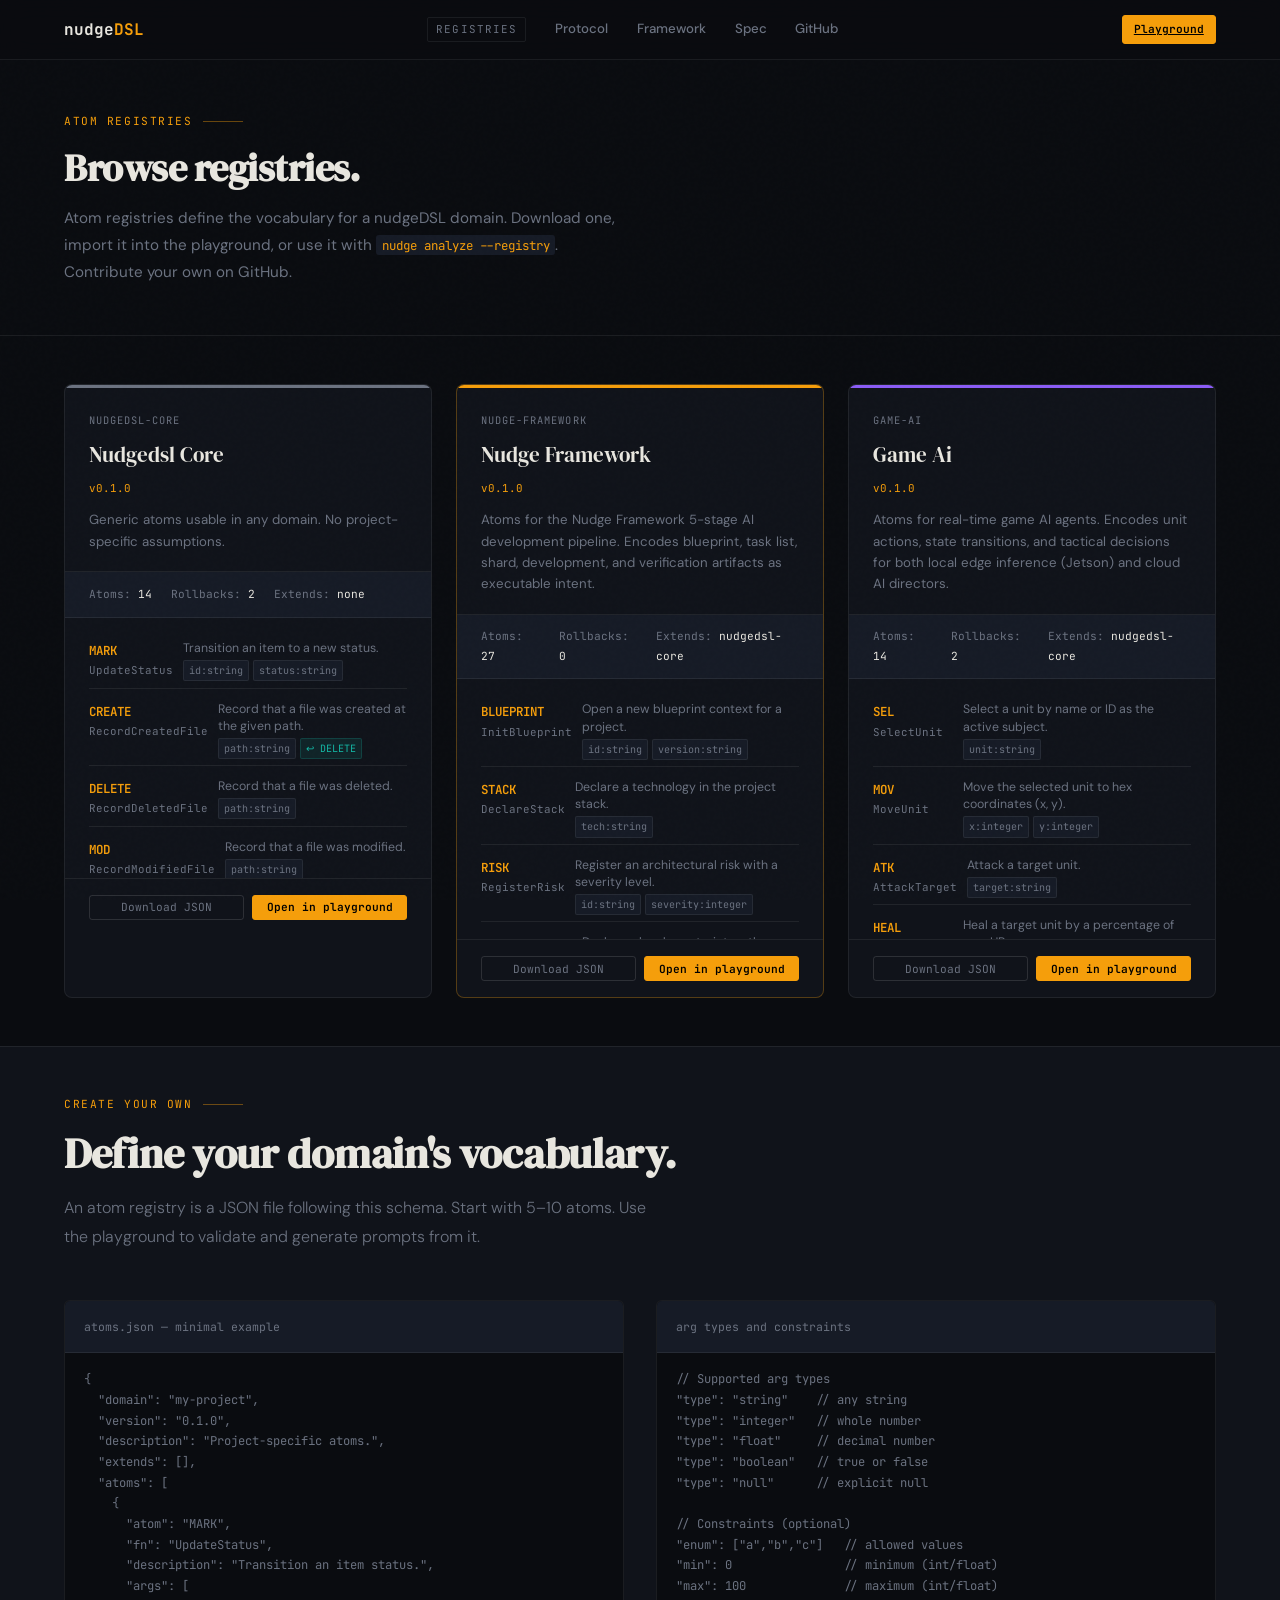
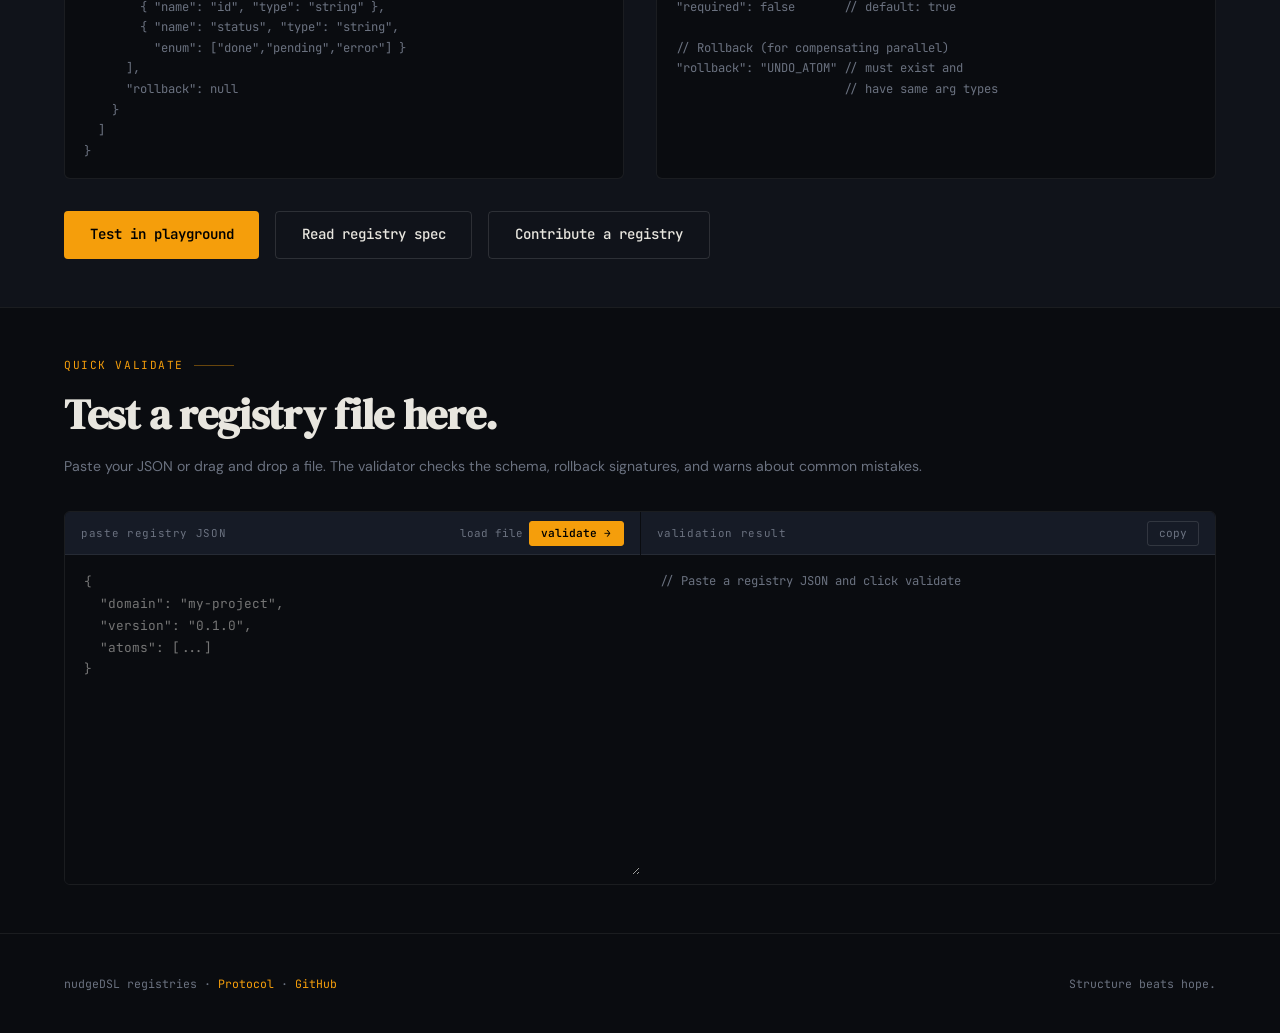
<file: docs/registries.html>
<!DOCTYPE html>
<html lang="en">
<head>
<meta charset="UTF-8">
<meta name="viewport" content="width=device-width, initial-scale=1.0">
<title>nudgeDSL Registries — Browse and Download Atom Registries</title>
<meta name="description" content="Browse and download nudgeDSL atom registries. Core atoms, Nudge Framework domain, game AI domain. Import into the playground or use with the CLI.">
<link rel="preconnect" href="https://fonts.googleapis.com">
<link href="https://fonts.googleapis.com/css2?family=DM+Serif+Display:ital@0;1&family=JetBrains+Mono:wght@300;400;500;700&family=DM+Sans:wght@300;400;500&display=swap" rel="stylesheet">
<link rel="stylesheet" href="shared.css">
<style>
.page-header { padding: 7rem 5% 3rem; border-bottom: 1px solid var(--border); }
.page-header p { font-size: 0.95rem; color: var(--muted); max-width: 560px; margin-top: 1rem; line-height: 1.8; }

.registry-grid { display: grid; grid-template-columns: repeat(auto-fit, minmax(320px, 1fr)); gap: 1.5rem; padding: 3rem 5%; }
.registry-card { background: var(--bg2); border: 1px solid var(--border); border-radius: 8px; overflow: hidden; transition: border-color 0.2s, transform 0.2s; }
.registry-card:hover { border-color: var(--border2); transform: translateY(-2px); }
.registry-card.featured { border-color: rgba(245,158,11,0.3); }
.rc-head { padding: 1.5rem 1.5rem 1.2rem; border-bottom: 1px solid var(--border); }
.rc-domain { font-family: var(--mono); font-size: 0.65rem; letter-spacing: 0.1em; text-transform: uppercase; color: var(--muted); margin-bottom: 0.5rem; }
.rc-name { font-family: var(--serif); font-size: 1.3rem; margin-bottom: 0.4rem; }
.rc-version { font-family: var(--mono); font-size: 0.68rem; color: var(--amber); }
.rc-desc { font-size: 0.83rem; color: var(--muted); line-height: 1.6; margin-top: 0.75rem; }
.rc-stats { display: flex; gap: 1.2rem; padding: 0.8rem 1.5rem; border-bottom: 1px solid var(--border); background: var(--bg3); }
.rc-stat { font-family: var(--mono); font-size: 0.7rem; color: var(--muted); }
.rc-stat span { color: var(--text); }
.rc-atoms { padding: 1rem 1.5rem; max-height: 260px; overflow-y: auto; }
.atom-list { display: flex; flex-direction: column; gap: 6px; }
.atom-item { display: flex; align-items: flex-start; gap: 10px; padding: 6px 0; border-bottom: 1px solid var(--border); }
.atom-item:last-child { border-bottom: none; }
.atom-code { font-family: var(--mono); font-size: 0.78rem; color: var(--amber); font-weight: 600; min-width: 80px; flex-shrink: 0; }
.atom-fn { font-family: var(--mono); font-size: 0.68rem; color: var(--muted); margin-bottom: 2px; }
.atom-desc { font-size: 0.77rem; color: var(--muted); line-height: 1.4; }
.atom-args { display: flex; gap: 4px; flex-wrap: wrap; margin-top: 3px; }
.atom-arg { font-family: var(--mono); font-size: 0.63rem; background: var(--bg3); border: 1px solid var(--border); padding: 1px 5px; border-radius: 2px; color: var(--muted); }
.atom-rollback { font-family: var(--mono); font-size: 0.63rem; background: rgba(20,184,166,0.1); border: 1px solid rgba(20,184,166,0.2); padding: 1px 5px; border-radius: 2px; color: var(--teal); }
.rc-actions { padding: 1rem 1.5rem; display: flex; gap: 8px; border-top: 1px solid var(--border); }
.rc-actions button { flex: 1; }

.create-section { padding: 3rem 5%; background: var(--bg2); border-top: 1px solid var(--border); }
.create-grid { display: grid; grid-template-columns: 1fr 1fr; gap: 2rem; margin-top: 2rem; }
.create-card { background: var(--bg); border: 1px solid var(--border); border-radius: 6px; overflow: hidden; }
.create-card-head { padding: 1rem 1.2rem; background: var(--bg3); border-bottom: 1px solid var(--border); font-family: var(--mono); font-size: 0.72rem; color: var(--muted); }
.create-card pre { padding: 1rem 1.2rem; font-family: var(--mono); font-size: 0.76rem; line-height: 1.7; color: var(--muted); overflow-x: auto; }

.validate-section { padding: 3rem 5%; border-top: 1px solid var(--border); }
.validate-wrap { display: grid; grid-template-columns: 1fr 1fr; gap: 1px; border: 1px solid var(--border); border-radius: 6px; overflow: hidden; margin-top: 2rem; }

@media (max-width: 768px) {
  .create-grid, .validate-wrap { grid-template-columns: 1fr; }
}
</style>
</head>
<body>

<nav>
  <a class="nav-logo" href="index.html">nudge<span>DSL</span></a>
  <div class="nav-links">
    <span class="nav-site-label">Registries</span>
    <a href="index.html">Protocol</a>
    <a href="framework.html">Framework</a>
    <a href="spec.html">Spec</a>
    <a href="https://github.com/nudge/nudgedsl/tree/main/registries" target="_blank">GitHub</a>
  </div>
  <a class="btn-sm primary" href="index.html#playground">Playground</a>
</nav>

<div class="page-header">
  <div class="section-label">Atom registries</div>
  <h1 style="font-size:2.4rem;">Browse registries.</h1>
  <p>Atom registries define the vocabulary for a nudgeDSL domain. Download one, import it into the playground, or use it with <code>nudge analyze --registry</code>. Contribute your own on GitHub.</p>
</div>

<div class="registry-grid" id="registry-grid">
  <!-- populated by JS -->
</div>

<section class="create-section">
  <div class="section-label">Create your own</div>
  <h2>Define your domain's vocabulary.</h2>
  <p class="lead">An atom registry is a JSON file following this schema. Start with 5–10 atoms. Use the playground to validate and generate prompts from it.</p>

  <div class="create-grid">
    <div class="create-card">
      <div class="create-card-head">atoms.json — minimal example</div>
      <pre>{
  "domain": "my-project",
  "version": "0.1.0",
  "description": "Project-specific atoms.",
  "extends": [],
  "atoms": [
    {
      "atom": "MARK",
      "fn": "UpdateStatus",
      "description": "Transition an item status.",
      "args": [
        { "name": "id", "type": "string" },
        { "name": "status", "type": "string",
          "enum": ["done","pending","error"] }
      ],
      "rollback": null
    }
  ]
}</pre>
    </div>
    <div class="create-card">
      <div class="create-card-head">arg types and constraints</div>
      <pre>// Supported arg types
"type": "string"    // any string
"type": "integer"   // whole number
"type": "float"     // decimal number
"type": "boolean"   // true or false
"type": "null"      // explicit null

// Constraints (optional)
"enum": ["a","b","c"]   // allowed values
"min": 0                // minimum (int/float)
"max": 100              // maximum (int/float)
"required": false       // default: true

// Rollback (for compensating parallel)
"rollback": "UNDO_ATOM" // must exist and
                        // have same arg types</pre>
    </div>
  </div>

  <div style="display:flex;gap:1rem;margin-top:2rem;flex-wrap:wrap;">
    <a class="btn-primary" href="index.html#playground">Test in playground</a>
    <a class="btn-secondary" href="spec.html#s7">Read registry spec</a>
    <a class="btn-secondary" href="https://github.com/nudge/nudgedsl/blob/main/CONTRIBUTING.md" target="_blank">Contribute a registry</a>
  </div>
</section>

<section class="validate-section">
  <div class="section-label">Quick validate</div>
  <h2>Test a registry file here.</h2>
  <p style="font-size:0.88rem;color:var(--muted);margin-bottom:1.5rem;line-height:1.7;">Paste your JSON or drag and drop a file. The validator checks the schema, rollback signatures, and warns about common mistakes.</p>
  <div class="validate-wrap">
    <div class="editor-pane">
      <div class="editor-header">
        <span class="editor-title">paste registry JSON</span>
        <div class="editor-actions">
          <label style="font-family:var(--mono);font-size:0.68rem;color:var(--muted);cursor:pointer;">
            <input type="file" accept=".json" onchange="loadFile(event)" style="display:none;">
            load file
          </label>
          <button class="btn-sm primary" onclick="validateRegistry()">validate →</button>
        </div>
      </div>
      <textarea class="code-input" id="reg-input" style="min-height:320px;" spellcheck="false" placeholder='{
  "domain": "my-project",
  "version": "0.1.0",
  "atoms": [...]
}'></textarea>
    </div>
    <div class="editor-pane">
      <div class="editor-header">
        <span class="editor-title">validation result</span>
        <div class="editor-actions">
          <button class="btn-sm" onclick="copyRegResult()">copy</button>
        </div>
      </div>
      <div class="output-pane" id="reg-output" style="min-height:320px;"><span class="out-info">// Paste a registry JSON and click validate</span></div>
    </div>
  </div>
</section>

<footer>
  <div>nudgeDSL registries · <a href="index.html">Protocol</a> · <a href="https://github.com/nudge/nudgedsl" target="_blank">GitHub</a></div>
  <div>Structure beats hope.</div>
</footer>

<script src="shared.js"></script>
<script>
const REGISTRIES = [
  {
    file: 'registries/core.json',
    featured: false,
    color: '#6b7280'
  },
  {
    file: 'registries/nudge-framework.json',
    featured: true,
    color: '#f59e0b'
  },
  {
    file: 'registries/game-ai.json',
    featured: false,
    color: '#8b5cf6'
  }
];

async function loadRegistries() {
  const grid = document.getElementById('registry-grid');
  for (const r of REGISTRIES) {
    try {
      const res = await fetch(r.file);
      const data = await res.json();
      grid.innerHTML += renderCard(data, r);
    } catch(e) {
      console.error('Failed to load', r.file, e);
    }
  }
}

function renderCard(data, meta) {
  const atoms = data.atoms || [];
  const rollbacks = atoms.filter(a => a.rollback).length;
  const atomsHtml = atoms.map(a => {
    const args = (a.args || []).map(x => `<span class="atom-arg">${x.name}:${x.type}</span>`).join('');
    const rb = a.rollback ? `<span class="atom-rollback">↩ ${a.rollback}</span>` : '';
    return `<div class="atom-item">
      <div>
        <div class="atom-code">${a.atom}</div>
        <div class="atom-fn">${a.fn}</div>
      </div>
      <div>
        <div class="atom-desc">${a.description || ''}</div>
        <div class="atom-args">${args}${rb}</div>
      </div>
    </div>`;
  }).join('');

  return `<div class="registry-card${meta.featured ? ' featured' : ''}">
    <div class="rc-head" style="border-top:3px solid ${meta.color};">
      <div class="rc-domain">${data.domain}</div>
      <div class="rc-name">${formatDomain(data.domain)}</div>
      <div class="rc-version">v${data.version}</div>
      <div class="rc-desc">${data.description || ''}</div>
    </div>
    <div class="rc-stats">
      <div class="rc-stat">Atoms: <span>${atoms.length}</span></div>
      <div class="rc-stat">Rollbacks: <span>${rollbacks}</span></div>
      <div class="rc-stat">Extends: <span>${(data.extends||[]).join(', ') || 'none'}</span></div>
    </div>
    <div class="rc-atoms">
      <div class="atom-list">${atomsHtml}</div>
    </div>
    <div class="rc-actions">
      <button class="btn-sm" onclick="downloadRegistry('${meta.file}', '${data.domain}')">Download JSON</button>
      <button class="btn-sm primary" onclick="loadInPlayground('${meta.file}')">Open in playground</button>
    </div>
  </div>`;
}

function formatDomain(domain) {
  return domain.split('-').map(w => w.charAt(0).toUpperCase() + w.slice(1)).join(' ');
}

async function downloadRegistry(file, domain) {
  const res = await fetch(file);
  const text = await res.text();
  const blob = new Blob([text], {type:'application/json'});
  const a = document.createElement('a');
  a.href = URL.createObjectURL(blob);
  a.download = domain + '.json';
  a.click();
}

function loadInPlayground(file) {
  window.location.href = `index.html#playground?registry=${encodeURIComponent(file)}`;
}

function loadFile(e) {
  const file = e.target.files[0];
  if (!file) return;
  const reader = new FileReader();
  reader.onload = ev => { document.getElementById('reg-input').value = ev.target.result; };
  reader.readAsText(file);
}

function validateRegistry() {
  const input = document.getElementById('reg-input').value.trim();
  const out = document.getElementById('reg-output');
  if (!input) { out.innerHTML = '<span class="out-err">✗ Nothing to validate</span>'; return; }
  try {
    const data = JSON.parse(input);
    const errors = [];
    const warnings = [];
    if (!data.domain) errors.push('Missing required field: "domain"');
    if (!data.version) errors.push('Missing required field: "version"');
    if (!Array.isArray(data.atoms)) errors.push('Missing required field: "atoms" (must be array)');
    if (data.extends && data.extends.length > 0) warnings.push('"extends" is reserved and ignored in v0.1 — include parent registry explicitly');

    const atoms = data.atoms || [];
    const atomMap = {};
    atoms.forEach(a => {
      if (!a.atom) { errors.push(`Atom missing "atom" field`); return; }
      if (!/^[A-Z][A-Z0-9]{0,2}$/.test(a.atom)) errors.push(`Atom "${a.atom}": code must be 1-3 uppercase letters/digits, starting with a letter`);
      if (!a.fn) errors.push(`Atom "${a.atom}": missing "fn" field`);
      if (!Array.isArray(a.args)) warnings.push(`Atom "${a.atom}": "args" should be an array (can be empty)`);
      atomMap[a.atom] = a;
    });

    atoms.forEach(a => {
      if (a.rollback) {
        const rb = atomMap[a.rollback];
        if (!rb) { errors.push(`Atom "${a.atom}": rollback "${a.rollback}" not found in registry`); return; }
        const fwdLen = (a.args || []).length;
        const rbLen = (rb.args || []).length;
        if (fwdLen !== rbLen) errors.push(`Atom "${a.atom}": rollback "${a.rollback}" has ${rbLen} args, expected ${fwdLen} to match`);
        else {
          (a.args || []).forEach((arg, i) => {
            if (rb.args[i].type !== arg.type) errors.push(`Atom "${a.atom}": rollback "${a.rollback}" arg[${i}] type mismatch — "${rb.args[i].type}" vs "${arg.type}"`);
          });
        }
      }
    });

    if (errors.length > 0) {
      out.innerHTML = `<span class="out-err">✗ ${errors.length} error(s)\n\n${errors.map(e=>'  ✗ '+e).join('\n')}</span>`;
      if (warnings.length > 0) out.innerHTML += `\n\n<span class="out-info">${warnings.map(w=>'  ⚠ '+w).join('\n')}</span>`;
    } else {
      out.innerHTML = `<span class="out-ok">✓ Valid registry — "${data.domain}" v${data.version}</span>
<span class="out-ok">  ${atoms.length} atoms · ${atoms.filter(a=>a.rollback).length} rollbacks</span>

${warnings.length > 0 ? '<span class="out-info">' + warnings.map(w=>'⚠ '+w).join('\n') + '</span>\n\n' : ''}<span class="out-info">// Use in playground:
//   Copy the registry and drop it on the registry tab
//
// Use in CLI:
//   nudge analyze ./output.json --registry ./atoms.json</span>`;
    }
  } catch(e) {
    out.innerHTML = `<span class="out-err">✗ Invalid JSON\n  ${e.message}</span>`;
  }
}

function copyRegResult() {
  const text = document.getElementById('reg-output').innerText;
  navigator.clipboard.writeText(text);
}

loadRegistries();
</script>
</body>
</html>
</file>
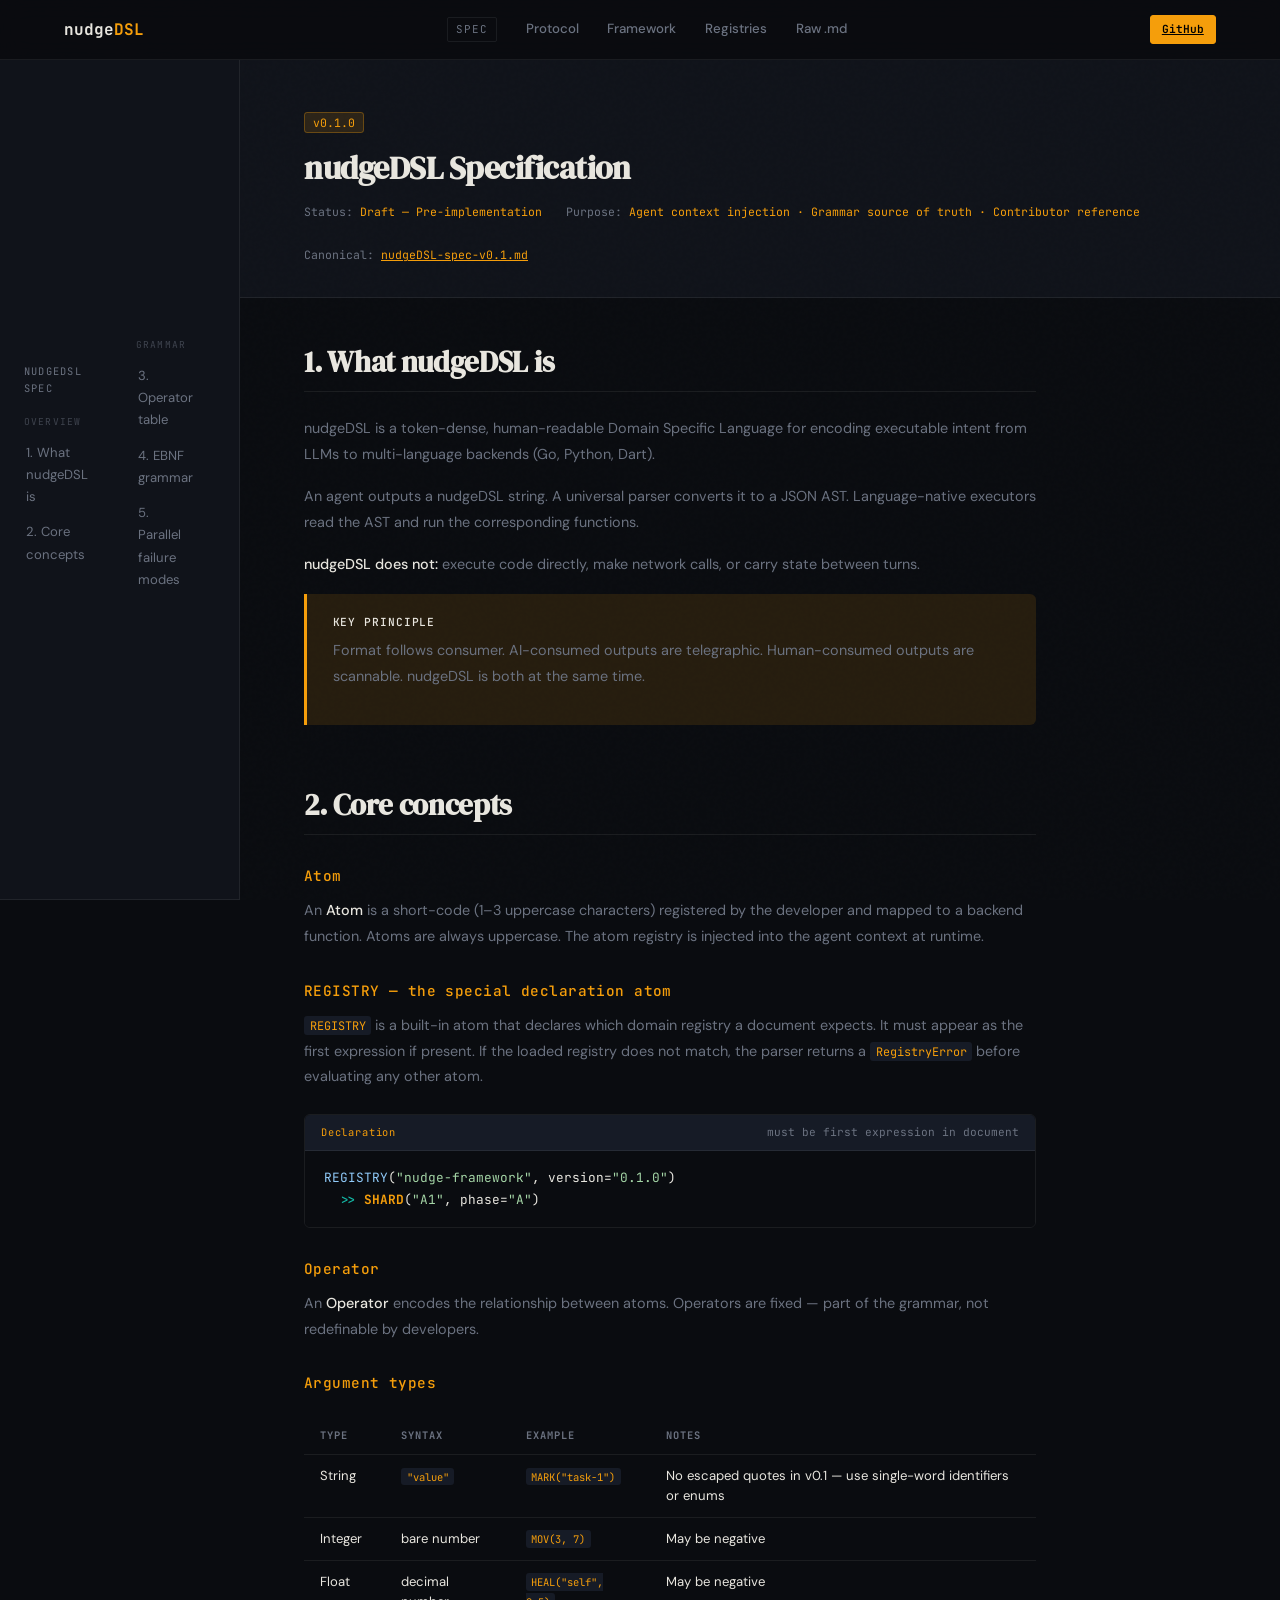
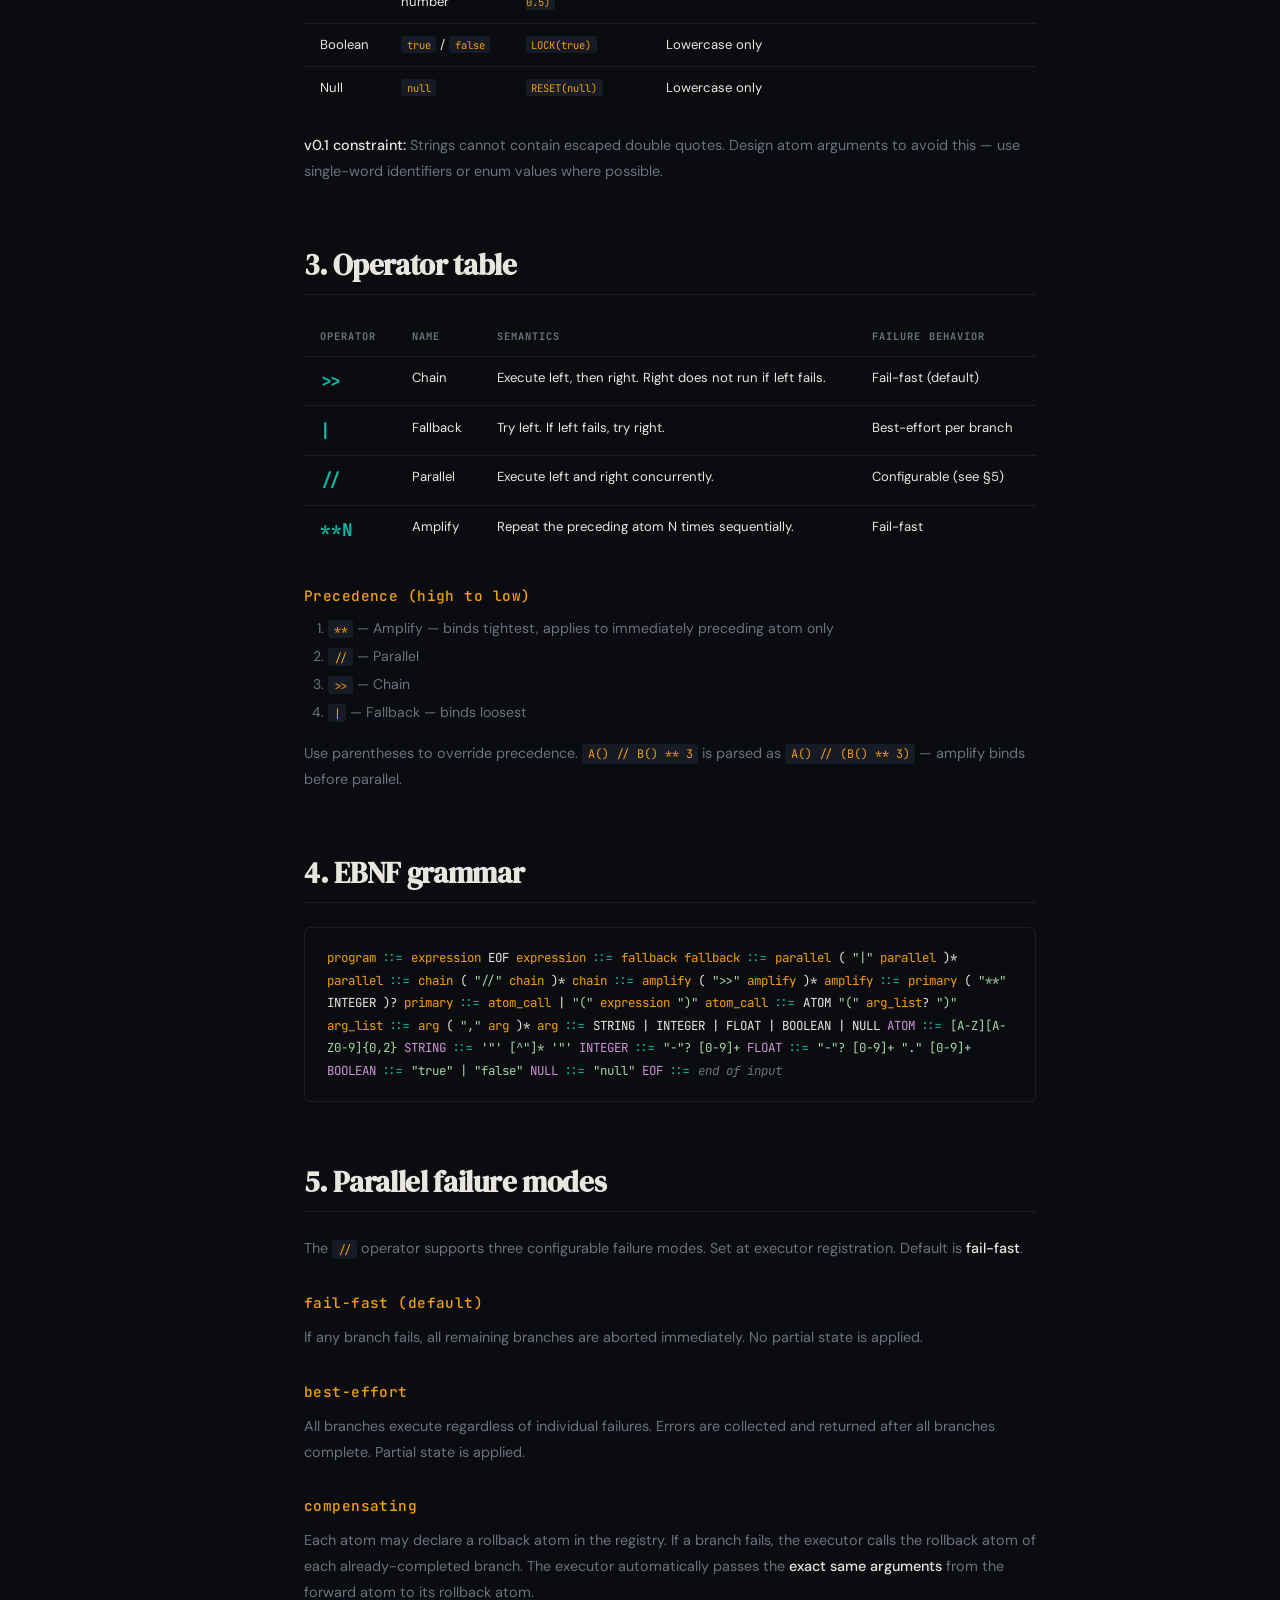
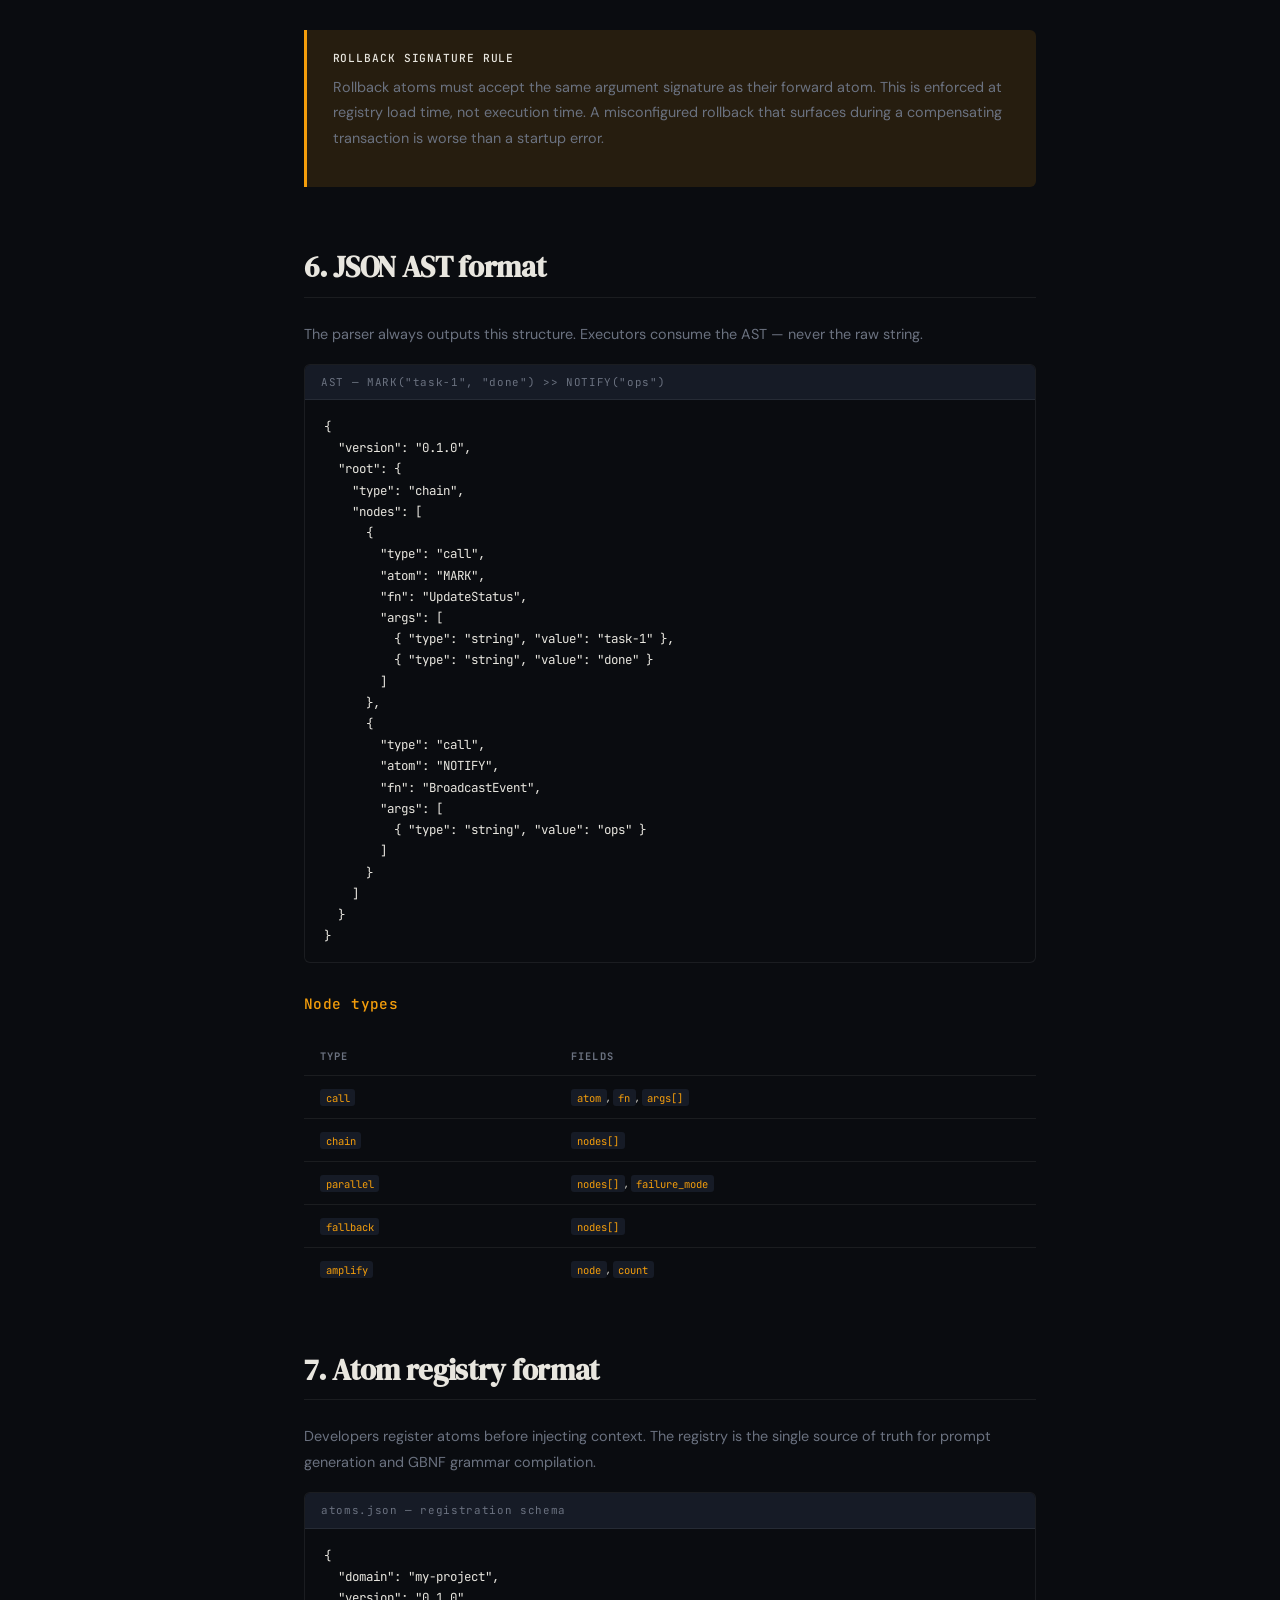
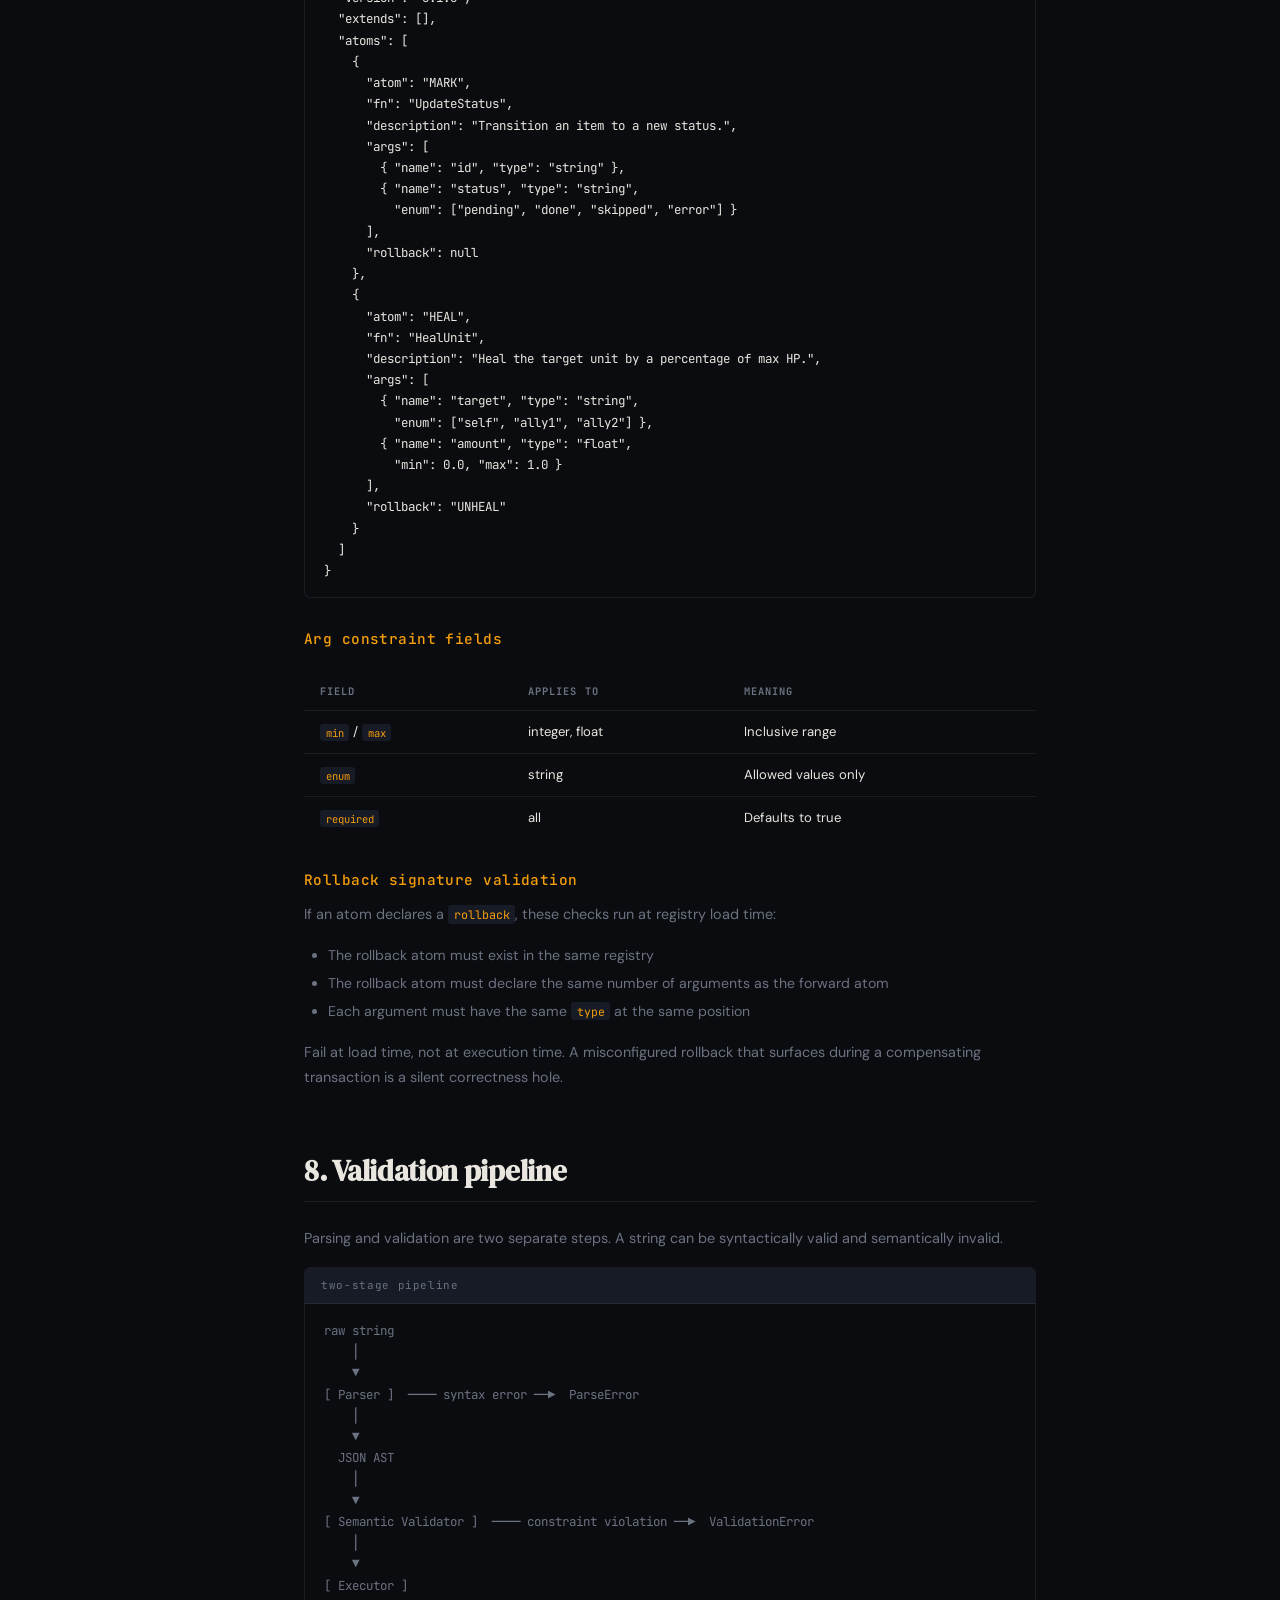
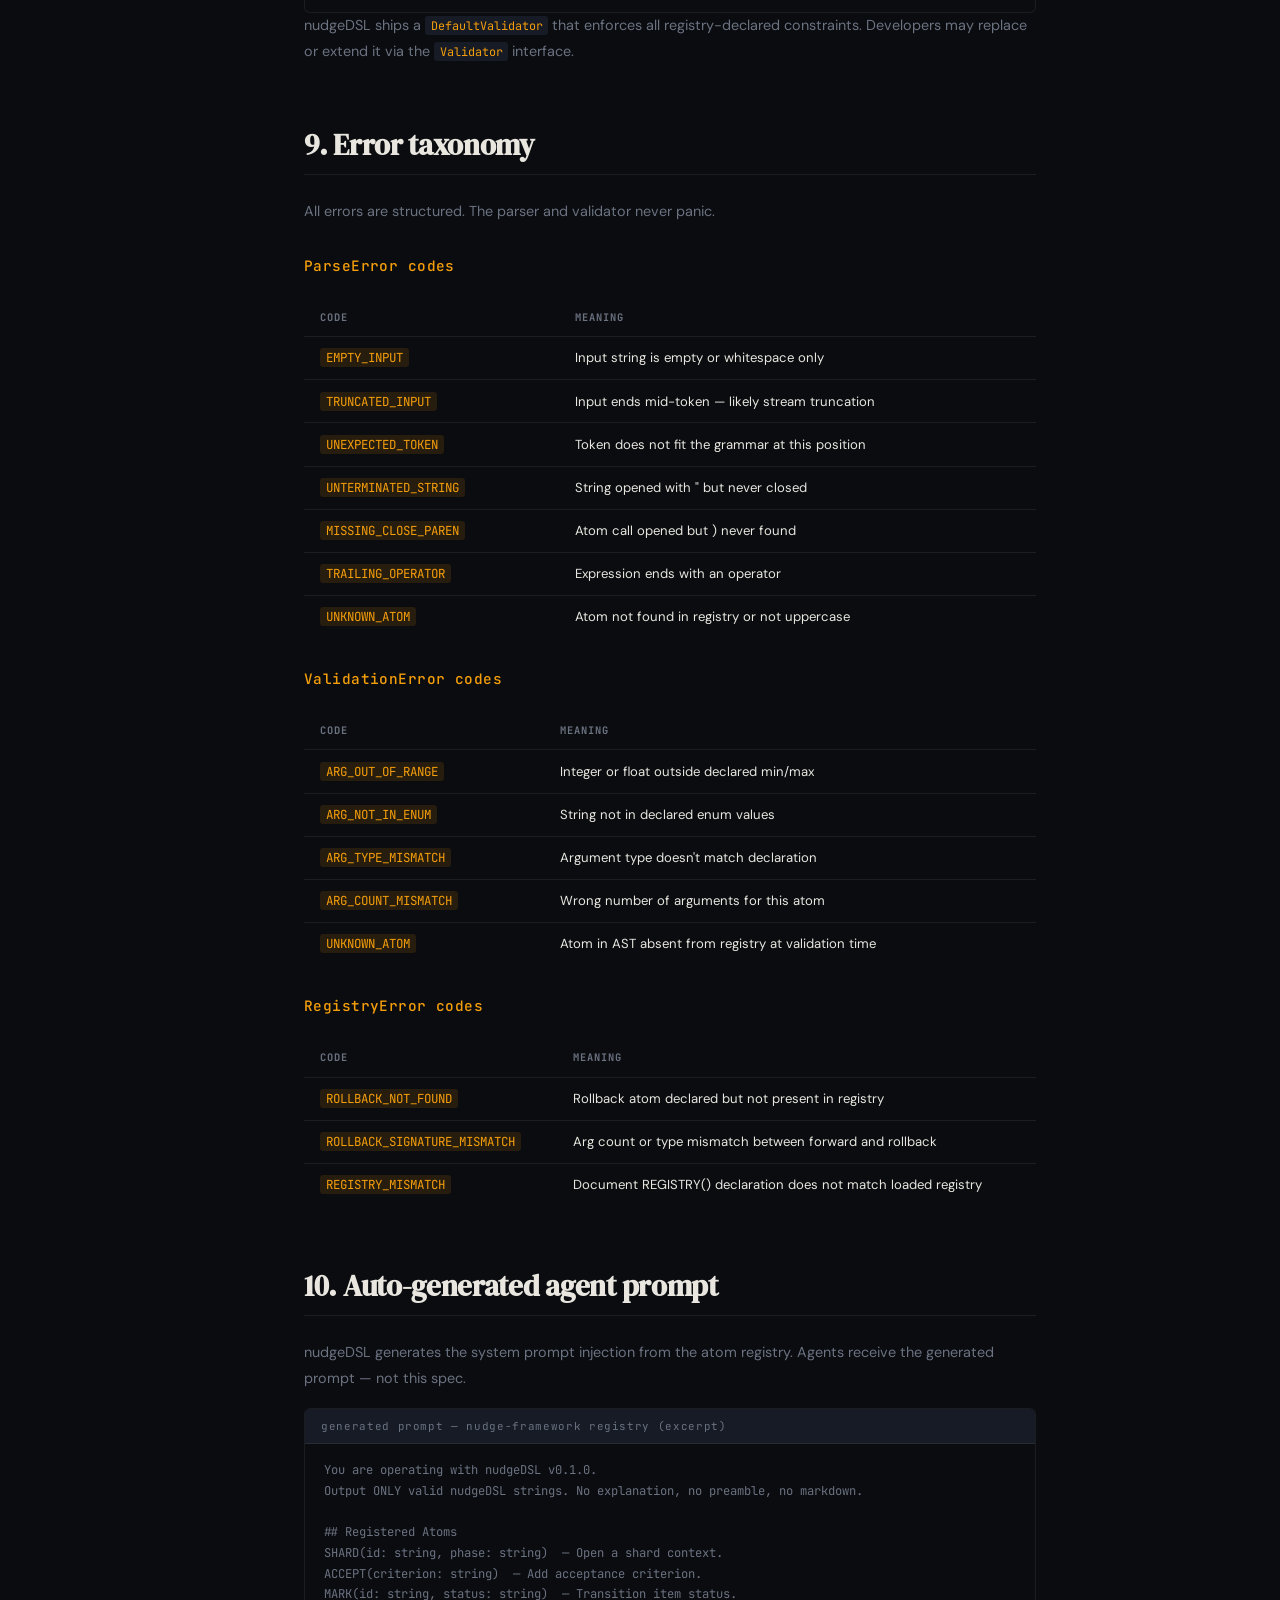
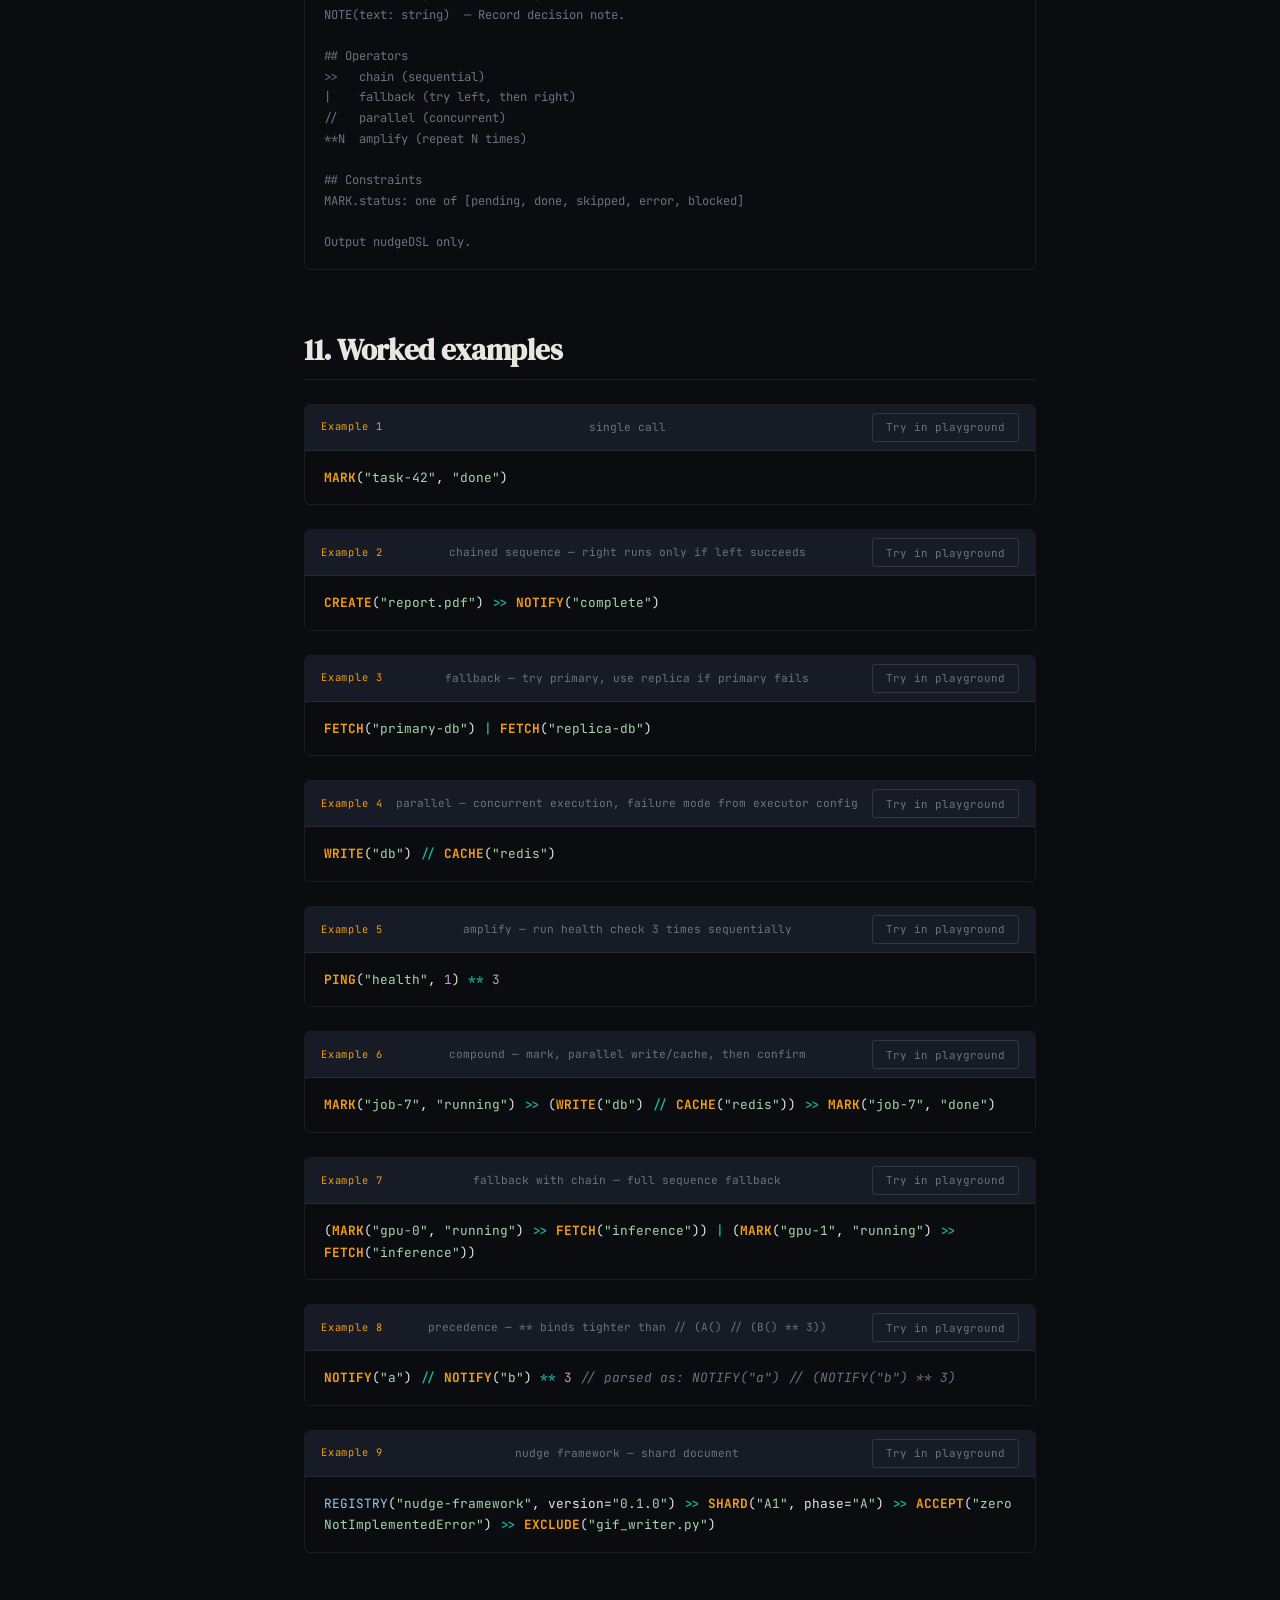
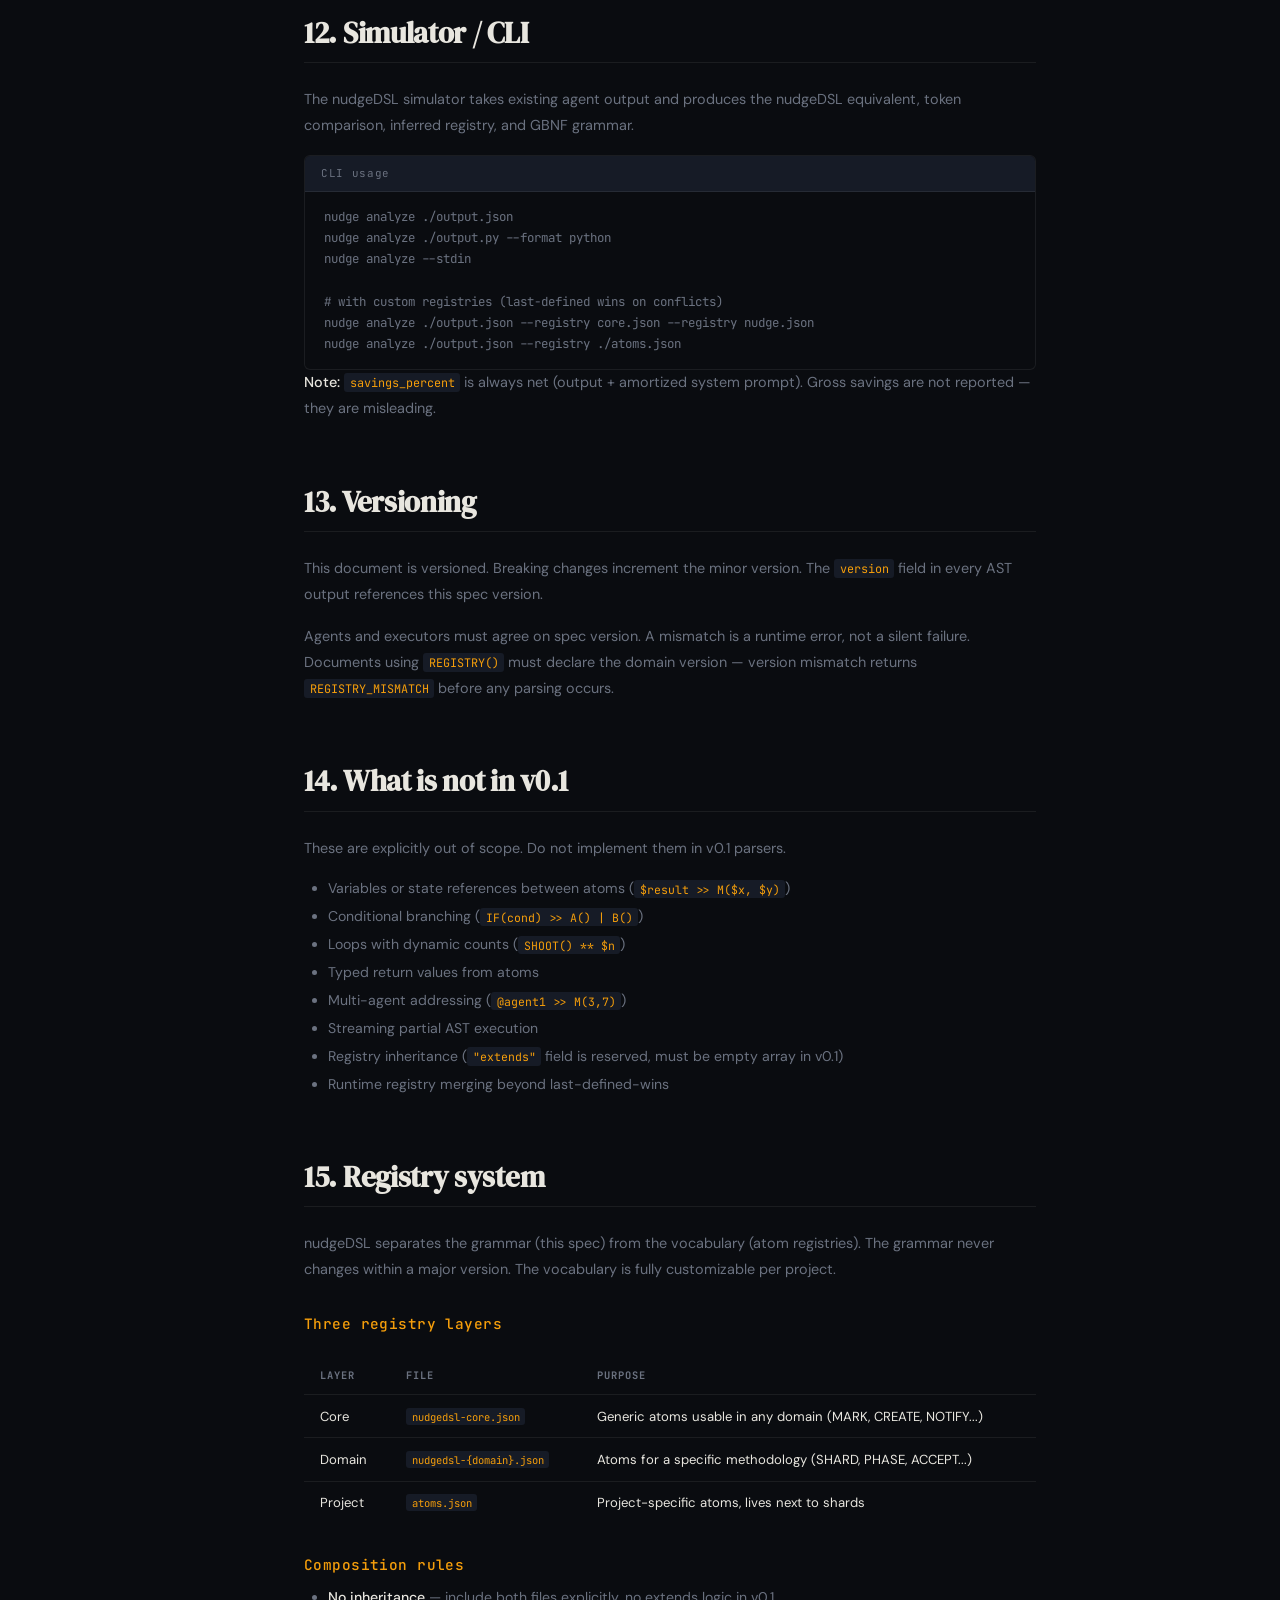
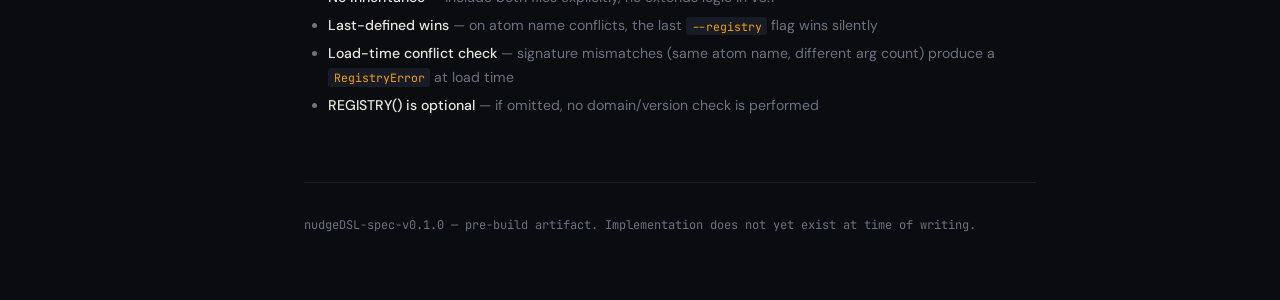
<file: docs/spec.html>
<!DOCTYPE html>
<html lang="en">
<head>
<meta charset="UTF-8">
<meta name="viewport" content="width=device-width, initial-scale=1.0">
<title>nudgeDSL Specification v0.1.0</title>
<meta name="description" content="The nudgeDSL specification — grammar, operators, atom registry format, error taxonomy, and worked examples. The source of truth for all implementations.">
<link rel="preconnect" href="https://fonts.googleapis.com">
<link href="https://fonts.googleapis.com/css2?family=DM+Serif+Display:ital@0;1&family=JetBrains+Mono:wght@300;400;500;700&family=DM+Sans:wght@300;400;500&display=swap" rel="stylesheet">
<link rel="stylesheet" href="shared.css">
<style>
.spec-layout { display: grid; grid-template-columns: 240px 1fr; gap: 0; min-height: 100vh; padding-top: 60px; }
.spec-nav { position: sticky; top: 60px; height: calc(100vh - 60px); overflow-y: auto; background: var(--bg2); border-right: 1px solid var(--border); padding: 2rem 0; }
.spec-nav-title { font-family: var(--mono); font-size: 0.65rem; letter-spacing: 0.12em; text-transform: uppercase; color: var(--muted); padding: 0 1.5rem; margin-bottom: 1rem; }
.spec-nav a { display: block; padding: 0.4rem 1.5rem; font-size: 0.82rem; color: var(--muted); text-decoration: none; transition: all 0.15s; border-left: 2px solid transparent; }
.spec-nav a:hover { color: var(--text); }
.spec-nav a.active { color: var(--amber); border-left-color: var(--amber); background: var(--amber-dim); }
.spec-nav .nav-group { margin-bottom: 1.5rem; }
.spec-nav .nav-group-label { font-family: var(--mono); font-size: 0.6rem; letter-spacing: 0.12em; text-transform: uppercase; color: var(--muted); padding: 0 1.5rem; margin-bottom: 0.3rem; opacity: 0.5; }
.spec-content { padding: 3rem 4rem; max-width: 860px; }
.spec-content section { padding: 0; margin-bottom: 4rem; scroll-margin-top: 80px; }
.spec-content h2 { font-size: 1.8rem; margin-bottom: 1.5rem; padding-bottom: 0.75rem; border-bottom: 1px solid var(--border); }
.spec-content h3 { font-family: var(--mono); font-size: 0.9rem; font-weight: 500; color: var(--amber); margin: 2rem 0 0.75rem; letter-spacing: 0.03em; }
.spec-content p { font-size: 0.9rem; color: var(--muted); line-height: 1.8; margin-bottom: 1rem; }
.spec-content ul, .spec-content ol { padding-left: 1.5rem; margin-bottom: 1rem; }
.spec-content li { font-size: 0.88rem; color: var(--muted); line-height: 1.7; margin-bottom: 4px; }
.spec-content strong { color: var(--text); font-weight: 500; }
.spec-header { padding: 3rem 4rem 2rem; border-bottom: 1px solid var(--border); background: var(--bg2); }
.spec-meta { display: flex; gap: 1.5rem; margin-top: 1rem; flex-wrap: wrap; }
.spec-meta-item { font-family: var(--mono); font-size: 0.72rem; color: var(--muted); }
.spec-meta-item span { color: var(--amber); }

/* SPEC TABLES */
.spec-table { width: 100%; border-collapse: collapse; margin: 1.5rem 0; font-size: 0.82rem; }
.spec-table th { font-family: var(--mono); font-size: 0.65rem; letter-spacing: 0.1em; text-transform: uppercase; color: var(--muted); text-align: left; padding: 0.6rem 1rem; border-bottom: 1px solid var(--border); }
.spec-table td { padding: 0.7rem 1rem; border-bottom: 1px solid var(--border); vertical-align: top; line-height: 1.5; }
.spec-table tr:last-child td { border-bottom: none; }
.spec-table tr:hover td { background: var(--bg3); }
.spec-table code { font-size: 0.8em; }

/* OPERATOR DISPLAY */
.op-symbol { font-family: var(--mono); font-size: 1.1rem; color: var(--teal); font-weight: 700; }
.err-code { font-family: var(--mono); font-size: 0.78rem; color: var(--amber); background: var(--amber-dim); padding: 1px 6px; border-radius: 3px; }

/* EBNF */
.ebnf { background: var(--bg); border: 1px solid var(--border); border-radius: 6px; padding: 1.2rem 1.4rem; font-family: var(--mono); font-size: 0.78rem; line-height: 1.8; color: var(--text); margin: 1.5rem 0; overflow-x: auto; }
.ebnf .rule-name { color: var(--amber); }
.ebnf .rule-op { color: var(--teal); }
.ebnf .rule-lit { color: #a5d6a7; }
.ebnf .rule-cls { color: #ce93d8; }
.ebnf .rule-comment { color: var(--muted); font-style: italic; }

/* EXAMPLE BLOCKS */
.example { margin: 1.5rem 0; border: 1px solid var(--border); border-radius: 6px; overflow: hidden; }
.example-head { padding: 0.5rem 1rem; background: var(--bg3); border-bottom: 1px solid var(--border); display: flex; align-items: center; justify-content: space-between; }
.example-num { font-family: var(--mono); font-size: 0.65rem; color: var(--amber); letter-spacing: 0.08em; }
.example-desc { font-family: var(--mono); font-size: 0.7rem; color: var(--muted); }
.example-code { padding: 1rem 1.2rem; background: var(--bg); font-family: var(--mono); font-size: 0.8rem; line-height: 1.7; }
.example-try { padding: 0.4rem 0.8rem; font-family: var(--mono); font-size: 0.68rem; border-radius: 3px; cursor: pointer; transition: all 0.15s; border: 1px solid var(--border2); background: transparent; color: var(--muted); }
.example-try:hover { border-color: var(--amber); color: var(--amber); }

/* VERSION TAG */
.version-tag { font-family: var(--mono); font-size: 0.72rem; background: var(--amber-dim); border: 1px solid rgba(245,158,11,0.3); color: var(--amber); padding: 2px 8px; border-radius: 3px; }

@media (max-width: 900px) {
  .spec-layout { grid-template-columns: 1fr; }
  .spec-nav { position: static; height: auto; border-right: none; border-bottom: 1px solid var(--border); }
  .spec-content { padding: 2rem; }
}
</style>
</head>
<body>

<nav>
  <a class="nav-logo" href="index.html">nudge<span>DSL</span></a>
  <div class="nav-links">
    <span class="nav-site-label">Spec</span>
    <a href="index.html">Protocol</a>
    <a href="framework.html">Framework</a>
    <a href="registries.html">Registries</a>
    <a href="https://github.com/nudge/nudgedsl/blob/main/spec/nudgeDSL-spec-v0.1.md" target="_blank">Raw .md</a>
  </div>
  <a class="btn-sm primary" href="https://github.com/nudge/nudgedsl" target="_blank">GitHub</a>
</nav>

<div class="spec-layout">

  <!-- SIDEBAR NAV -->
  <nav class="spec-nav">
    <div class="nav-group">
      <div class="spec-nav-title">nudgeDSL spec</div>
      <div class="nav-group-label">Overview</div>
      <a href="#s1">1. What nudgeDSL is</a>
      <a href="#s2">2. Core concepts</a>
    </div>
    <div class="nav-group">
      <div class="nav-group-label">Grammar</div>
      <a href="#s3">3. Operator table</a>
      <a href="#s4">4. EBNF grammar</a>
      <a href="#s5">5. Parallel failure modes</a>
    </div>
    <div class="nav-group">
      <div class="nav-group-label">Data</div>
      <a href="#s6">6. JSON AST format</a>
      <a href="#s7">7. Atom registry</a>
      <a href="#s15">15. Registry system</a>
    </div>
    <div class="nav-group">
      <div class="nav-group-label">Pipeline</div>
      <a href="#s8">8. Validation pipeline</a>
      <a href="#s9">9. Error taxonomy</a>
      <a href="#s10">10. Auto-generated prompt</a>
    </div>
    <div class="nav-group">
      <div class="nav-group-label">Reference</div>
      <a href="#s11">11. Worked examples</a>
      <a href="#s12">12. Simulator / CLI</a>
      <a href="#s13">13. Versioning</a>
      <a href="#s14">14. Out of scope v0.1</a>
    </div>
  </nav>

  <!-- CONTENT -->
  <div>
    <div class="spec-header">
      <span class="version-tag">v0.1.0</span>
      <h1 style="font-size:2rem;margin-top:1rem;margin-bottom:0.5rem;">nudgeDSL Specification</h1>
      <div class="spec-meta">
        <div class="spec-meta-item">Status: <span>Draft — Pre-implementation</span></div>
        <div class="spec-meta-item">Purpose: <span>Agent context injection · Grammar source of truth · Contributor reference</span></div>
        <div class="spec-meta-item">Canonical: <span><a href="https://github.com/nudge/nudgedsl/blob/main/spec/nudgeDSL-spec-v0.1.md" target="_blank" style="color:var(--amber);">nudgeDSL-spec-v0.1.md</a></span></div>
      </div>
    </div>

    <div class="spec-content">

      <section id="s1">
        <h2>1. What nudgeDSL is</h2>
        <p>nudgeDSL is a token-dense, human-readable Domain Specific Language for encoding executable intent from LLMs to multi-language backends (Go, Python, Dart).</p>
        <p>An agent outputs a nudgeDSL string. A universal parser converts it to a JSON AST. Language-native executors read the AST and run the corresponding functions.</p>
        <p><strong>nudgeDSL does not:</strong> execute code directly, make network calls, or carry state between turns.</p>
        <div class="callout">
          <strong>Key principle</strong>
          <p>Format follows consumer. AI-consumed outputs are telegraphic. Human-consumed outputs are scannable. nudgeDSL is both at the same time.</p>
        </div>
      </section>

      <section id="s2">
        <h2>2. Core concepts</h2>
        <h3>Atom</h3>
        <p>An <strong>Atom</strong> is a short-code (1–3 uppercase characters) registered by the developer and mapped to a backend function. Atoms are always uppercase. The atom registry is injected into the agent context at runtime.</p>

        <h3>REGISTRY — the special declaration atom</h3>
        <p><code>REGISTRY</code> is a built-in atom that declares which domain registry a document expects. It must appear as the first expression if present. If the loaded registry does not match, the parser returns a <code>RegistryError</code> before evaluating any other atom.</p>
        <div class="example">
          <div class="example-head"><span class="example-num">Declaration</span><span class="example-desc">must be first expression in document</span></div>
          <div class="example-code"><span class="t-kw">REGISTRY</span>(<span class="t-str">"nudge-framework"</span>, version=<span class="t-str">"0.1.0"</span>)<br>&nbsp;&nbsp;<span class="t-op">>></span> <span class="t-atom">SHARD</span>(<span class="t-str">"A1"</span>, phase=<span class="t-str">"A"</span>)</div>
        </div>

        <h3>Operator</h3>
        <p>An <strong>Operator</strong> encodes the relationship between atoms. Operators are fixed — part of the grammar, not redefinable by developers.</p>

        <h3>Argument types</h3>
        <table class="spec-table">
          <thead><tr><th>Type</th><th>Syntax</th><th>Example</th><th>Notes</th></tr></thead>
          <tbody>
            <tr><td>String</td><td><code>"value"</code></td><td><code>MARK("task-1")</code></td><td>No escaped quotes in v0.1 — use single-word identifiers or enums</td></tr>
            <tr><td>Integer</td><td>bare number</td><td><code>MOV(3, 7)</code></td><td>May be negative</td></tr>
            <tr><td>Float</td><td>decimal number</td><td><code>HEAL("self", 0.5)</code></td><td>May be negative</td></tr>
            <tr><td>Boolean</td><td><code>true</code> / <code>false</code></td><td><code>LOCK(true)</code></td><td>Lowercase only</td></tr>
            <tr><td>Null</td><td><code>null</code></td><td><code>RESET(null)</code></td><td>Lowercase only</td></tr>
          </tbody>
        </table>
        <p><strong>v0.1 constraint:</strong> Strings cannot contain escaped double quotes. Design atom arguments to avoid this — use single-word identifiers or enum values where possible.</p>
      </section>

      <section id="s3">
        <h2>3. Operator table</h2>
        <table class="spec-table">
          <thead><tr><th>Operator</th><th>Name</th><th>Semantics</th><th>Failure behavior</th></tr></thead>
          <tbody>
            <tr><td><span class="op-symbol">&gt;&gt;</span></td><td>Chain</td><td>Execute left, then right. Right does not run if left fails.</td><td>Fail-fast (default)</td></tr>
            <tr><td><span class="op-symbol">|</span></td><td>Fallback</td><td>Try left. If left fails, try right.</td><td>Best-effort per branch</td></tr>
            <tr><td><span class="op-symbol">//</span></td><td>Parallel</td><td>Execute left and right concurrently.</td><td>Configurable (see §5)</td></tr>
            <tr><td><span class="op-symbol">**N</span></td><td>Amplify</td><td>Repeat the preceding atom N times sequentially.</td><td>Fail-fast</td></tr>
          </tbody>
        </table>
        <h3>Precedence (high to low)</h3>
        <ol>
          <li><code>**</code> — Amplify — binds tightest, applies to immediately preceding atom only</li>
          <li><code>//</code> — Parallel</li>
          <li><code>&gt;&gt;</code> — Chain</li>
          <li><code>|</code> — Fallback — binds loosest</li>
        </ol>
        <p>Use parentheses to override precedence. <code>A() // B() ** 3</code> is parsed as <code>A() // (B() ** 3)</code> — amplify binds before parallel.</p>
      </section>

      <section id="s4">
        <h2>4. EBNF grammar</h2>
        <div class="ebnf"><span class="rule-name">program</span>     <span class="rule-op">::=</span> <span class="rule-name">expression</span> EOF
<span class="rule-name">expression</span>  <span class="rule-op">::=</span> <span class="rule-name">fallback</span>
<span class="rule-name">fallback</span>    <span class="rule-op">::=</span> <span class="rule-name">parallel</span> ( <span class="rule-lit">"|"</span> <span class="rule-name">parallel</span> )*
<span class="rule-name">parallel</span>    <span class="rule-op">::=</span> <span class="rule-name">chain</span> ( <span class="rule-lit">"//"</span> <span class="rule-name">chain</span> )*
<span class="rule-name">chain</span>       <span class="rule-op">::=</span> <span class="rule-name">amplify</span> ( <span class="rule-lit">">>"</span> <span class="rule-name">amplify</span> )*
<span class="rule-name">amplify</span>     <span class="rule-op">::=</span> <span class="rule-name">primary</span> ( <span class="rule-lit">"**"</span> INTEGER )?
<span class="rule-name">primary</span>     <span class="rule-op">::=</span> <span class="rule-name">atom_call</span> | <span class="rule-lit">"("</span> <span class="rule-name">expression</span> <span class="rule-lit">")"</span>
<span class="rule-name">atom_call</span>   <span class="rule-op">::=</span> ATOM <span class="rule-lit">"("</span> <span class="rule-name">arg_list</span>? <span class="rule-lit">")"</span>
<span class="rule-name">arg_list</span>    <span class="rule-op">::=</span> <span class="rule-name">arg</span> ( <span class="rule-lit">","</span> <span class="rule-name">arg</span> )*
<span class="rule-name">arg</span>         <span class="rule-op">::=</span> STRING | INTEGER | FLOAT | BOOLEAN | NULL
<span class="rule-cls">ATOM</span>        <span class="rule-op">::=</span> <span class="rule-lit">[A-Z][A-Z0-9]{0,2}</span>
<span class="rule-cls">STRING</span>      <span class="rule-op">::=</span> <span class="rule-lit">'"' [^"]* '"'</span>
<span class="rule-cls">INTEGER</span>     <span class="rule-op">::=</span> <span class="rule-lit">"-"? [0-9]+</span>
<span class="rule-cls">FLOAT</span>       <span class="rule-op">::=</span> <span class="rule-lit">"-"? [0-9]+ "." [0-9]+</span>
<span class="rule-cls">BOOLEAN</span>     <span class="rule-op">::=</span> <span class="rule-lit">"true" | "false"</span>
<span class="rule-cls">NULL</span>        <span class="rule-op">::=</span> <span class="rule-lit">"null"</span>
<span class="rule-cls">EOF</span>         <span class="rule-op">::=</span> <span class="rule-comment">end of input</span></div>
      </section>

      <section id="s5">
        <h2>5. Parallel failure modes</h2>
        <p>The <code>//</code> operator supports three configurable failure modes. Set at executor registration. Default is <strong>fail-fast</strong>.</p>
        <h3>fail-fast (default)</h3>
        <p>If any branch fails, all remaining branches are aborted immediately. No partial state is applied.</p>
        <h3>best-effort</h3>
        <p>All branches execute regardless of individual failures. Errors are collected and returned after all branches complete. Partial state is applied.</p>
        <h3>compensating</h3>
        <p>Each atom may declare a rollback atom in the registry. If a branch fails, the executor calls the rollback atom of each already-completed branch. The executor automatically passes the <strong>exact same arguments</strong> from the forward atom to its rollback atom.</p>
        <div class="callout" style="margin-top:1.5rem;">
          <strong>Rollback signature rule</strong>
          <p>Rollback atoms must accept the same argument signature as their forward atom. This is enforced at registry load time, not execution time. A misconfigured rollback that surfaces during a compensating transaction is worse than a startup error.</p>
        </div>
      </section>

      <section id="s6">
        <h2>6. JSON AST format</h2>
        <p>The parser always outputs this structure. Executors consume the AST — never the raw string.</p>
        <div class="code-block">
          <div class="code-block-bar"><span class="code-block-label">AST — MARK("task-1", "done") >> NOTIFY("ops")</span></div>
          <pre style="padding:1rem 1.2rem;font-size:0.78rem;line-height:1.7;overflow-x:auto;">{
  "version": "0.1.0",
  "root": {
    "type": "chain",
    "nodes": [
      {
        "type": "call",
        "atom": "MARK",
        "fn": "UpdateStatus",
        "args": [
          { "type": "string", "value": "task-1" },
          { "type": "string", "value": "done" }
        ]
      },
      {
        "type": "call",
        "atom": "NOTIFY",
        "fn": "BroadcastEvent",
        "args": [
          { "type": "string", "value": "ops" }
        ]
      }
    ]
  }
}</pre>
        </div>
        <h3>Node types</h3>
        <table class="spec-table">
          <thead><tr><th>type</th><th>Fields</th></tr></thead>
          <tbody>
            <tr><td><code>call</code></td><td><code>atom</code>, <code>fn</code>, <code>args[]</code></td></tr>
            <tr><td><code>chain</code></td><td><code>nodes[]</code></td></tr>
            <tr><td><code>parallel</code></td><td><code>nodes[]</code>, <code>failure_mode</code></td></tr>
            <tr><td><code>fallback</code></td><td><code>nodes[]</code></td></tr>
            <tr><td><code>amplify</code></td><td><code>node</code>, <code>count</code></td></tr>
          </tbody>
        </table>
      </section>

      <section id="s7">
        <h2>7. Atom registry format</h2>
        <p>Developers register atoms before injecting context. The registry is the single source of truth for prompt generation and GBNF grammar compilation.</p>
        <div class="code-block">
          <div class="code-block-bar"><span class="code-block-label">atoms.json — registration schema</span></div>
          <pre style="padding:1rem 1.2rem;font-size:0.78rem;line-height:1.7;overflow-x:auto;">{
  "domain": "my-project",
  "version": "0.1.0",
  "extends": [],
  "atoms": [
    {
      "atom": "MARK",
      "fn": "UpdateStatus",
      "description": "Transition an item to a new status.",
      "args": [
        { "name": "id", "type": "string" },
        { "name": "status", "type": "string",
          "enum": ["pending", "done", "skipped", "error"] }
      ],
      "rollback": null
    },
    {
      "atom": "HEAL",
      "fn": "HealUnit",
      "description": "Heal the target unit by a percentage of max HP.",
      "args": [
        { "name": "target", "type": "string",
          "enum": ["self", "ally1", "ally2"] },
        { "name": "amount", "type": "float",
          "min": 0.0, "max": 1.0 }
      ],
      "rollback": "UNHEAL"
    }
  ]
}</pre>
        </div>
        <h3>Arg constraint fields</h3>
        <table class="spec-table">
          <thead><tr><th>Field</th><th>Applies to</th><th>Meaning</th></tr></thead>
          <tbody>
            <tr><td><code>min</code> / <code>max</code></td><td>integer, float</td><td>Inclusive range</td></tr>
            <tr><td><code>enum</code></td><td>string</td><td>Allowed values only</td></tr>
            <tr><td><code>required</code></td><td>all</td><td>Defaults to true</td></tr>
          </tbody>
        </table>
        <h3>Rollback signature validation</h3>
        <p>If an atom declares a <code>rollback</code>, these checks run at registry load time:</p>
        <ul>
          <li>The rollback atom must exist in the same registry</li>
          <li>The rollback atom must declare the same number of arguments as the forward atom</li>
          <li>Each argument must have the same <code>type</code> at the same position</li>
        </ul>
        <p>Fail at load time, not at execution time. A misconfigured rollback that surfaces during a compensating transaction is a silent correctness hole.</p>
      </section>

      <section id="s8">
        <h2>8. Validation pipeline</h2>
        <p>Parsing and validation are two separate steps. A string can be syntactically valid and semantically invalid.</p>
        <div class="code-block">
          <div class="code-block-bar"><span class="code-block-label">two-stage pipeline</span></div>
          <pre style="padding:1rem 1.2rem;font-size:0.78rem;line-height:1.7;color:var(--muted);">raw string
    │
    ▼
[ Parser ]  ──── syntax error ──▶  ParseError
    │
    ▼
  JSON AST
    │
    ▼
[ Semantic Validator ]  ──── constraint violation ──▶  ValidationError
    │
    ▼
[ Executor ]</pre>
        </div>
        <p>nudgeDSL ships a <code>DefaultValidator</code> that enforces all registry-declared constraints. Developers may replace or extend it via the <code>Validator</code> interface.</p>
      </section>

      <section id="s9">
        <h2>9. Error taxonomy</h2>
        <p>All errors are structured. The parser and validator never panic.</p>
        <h3>ParseError codes</h3>
        <table class="spec-table">
          <thead><tr><th>Code</th><th>Meaning</th></tr></thead>
          <tbody>
            <tr><td><span class="err-code">EMPTY_INPUT</span></td><td>Input string is empty or whitespace only</td></tr>
            <tr><td><span class="err-code">TRUNCATED_INPUT</span></td><td>Input ends mid-token — likely stream truncation</td></tr>
            <tr><td><span class="err-code">UNEXPECTED_TOKEN</span></td><td>Token does not fit the grammar at this position</td></tr>
            <tr><td><span class="err-code">UNTERMINATED_STRING</span></td><td>String opened with " but never closed</td></tr>
            <tr><td><span class="err-code">MISSING_CLOSE_PAREN</span></td><td>Atom call opened but ) never found</td></tr>
            <tr><td><span class="err-code">TRAILING_OPERATOR</span></td><td>Expression ends with an operator</td></tr>
            <tr><td><span class="err-code">UNKNOWN_ATOM</span></td><td>Atom not found in registry or not uppercase</td></tr>
          </tbody>
        </table>
        <h3>ValidationError codes</h3>
        <table class="spec-table">
          <thead><tr><th>Code</th><th>Meaning</th></tr></thead>
          <tbody>
            <tr><td><span class="err-code">ARG_OUT_OF_RANGE</span></td><td>Integer or float outside declared min/max</td></tr>
            <tr><td><span class="err-code">ARG_NOT_IN_ENUM</span></td><td>String not in declared enum values</td></tr>
            <tr><td><span class="err-code">ARG_TYPE_MISMATCH</span></td><td>Argument type doesn't match declaration</td></tr>
            <tr><td><span class="err-code">ARG_COUNT_MISMATCH</span></td><td>Wrong number of arguments for this atom</td></tr>
            <tr><td><span class="err-code">UNKNOWN_ATOM</span></td><td>Atom in AST absent from registry at validation time</td></tr>
          </tbody>
        </table>
        <h3>RegistryError codes</h3>
        <table class="spec-table">
          <thead><tr><th>Code</th><th>Meaning</th></tr></thead>
          <tbody>
            <tr><td><span class="err-code">ROLLBACK_NOT_FOUND</span></td><td>Rollback atom declared but not present in registry</td></tr>
            <tr><td><span class="err-code">ROLLBACK_SIGNATURE_MISMATCH</span></td><td>Arg count or type mismatch between forward and rollback</td></tr>
            <tr><td><span class="err-code">REGISTRY_MISMATCH</span></td><td>Document REGISTRY() declaration does not match loaded registry</td></tr>
          </tbody>
        </table>
      </section>

      <section id="s10">
        <h2>10. Auto-generated agent prompt</h2>
        <p>nudgeDSL generates the system prompt injection from the atom registry. Agents receive the generated prompt — not this spec.</p>
        <div class="code-block">
          <div class="code-block-bar"><span class="code-block-label">generated prompt — nudge-framework registry (excerpt)</span></div>
          <pre style="padding:1rem 1.2rem;font-size:0.76rem;line-height:1.7;color:var(--muted);">You are operating with nudgeDSL v0.1.0.
Output ONLY valid nudgeDSL strings. No explanation, no preamble, no markdown.

## Registered Atoms
SHARD(id: string, phase: string)  — Open a shard context.
ACCEPT(criterion: string)  — Add acceptance criterion.
MARK(id: string, status: string)  — Transition item status.
NOTE(text: string)  — Record decision note.

## Operators
>>   chain (sequential)
|    fallback (try left, then right)
//   parallel (concurrent)
**N  amplify (repeat N times)

## Constraints
MARK.status: one of [pending, done, skipped, error, blocked]

Output nudgeDSL only.</pre>
        </div>
      </section>

      <section id="s11">
        <h2>11. Worked examples</h2>

        <div class="example">
          <div class="example-head"><span class="example-num">Example 1</span><span class="example-desc">single call</span><button class="example-try" onclick="tryExample(0)">Try in playground</button></div>
          <div class="example-code"><span class="t-atom">MARK</span>(<span class="t-str">"task-42"</span>, <span class="t-str">"done"</span>)</div>
        </div>

        <div class="example">
          <div class="example-head"><span class="example-num">Example 2</span><span class="example-desc">chained sequence — right runs only if left succeeds</span><button class="example-try" onclick="tryExample(1)">Try in playground</button></div>
          <div class="example-code"><span class="t-atom">CREATE</span>(<span class="t-str">"report.pdf"</span>) <span class="t-op">>></span> <span class="t-atom">NOTIFY</span>(<span class="t-str">"complete"</span>)</div>
        </div>

        <div class="example">
          <div class="example-head"><span class="example-num">Example 3</span><span class="example-desc">fallback — try primary, use replica if primary fails</span><button class="example-try" onclick="tryExample(2)">Try in playground</button></div>
          <div class="example-code"><span class="t-atom">FETCH</span>(<span class="t-str">"primary-db"</span>) <span class="t-op">|</span> <span class="t-atom">FETCH</span>(<span class="t-str">"replica-db"</span>)</div>
        </div>

        <div class="example">
          <div class="example-head"><span class="example-num">Example 4</span><span class="example-desc">parallel — concurrent execution, failure mode from executor config</span><button class="example-try" onclick="tryExample(3)">Try in playground</button></div>
          <div class="example-code"><span class="t-atom">WRITE</span>(<span class="t-str">"db"</span>) <span class="t-op">//</span> <span class="t-atom">CACHE</span>(<span class="t-str">"redis"</span>)</div>
        </div>

        <div class="example">
          <div class="example-head"><span class="example-num">Example 5</span><span class="example-desc">amplify — run health check 3 times sequentially</span><button class="example-try" onclick="tryExample(4)">Try in playground</button></div>
          <div class="example-code"><span class="t-atom">PING</span>(<span class="t-str">"health"</span>, <span class="t-num">1</span>) <span class="t-op">**</span> <span class="t-num">3</span></div>
        </div>

        <div class="example">
          <div class="example-head"><span class="example-num">Example 6</span><span class="example-desc">compound — mark, parallel write/cache, then confirm</span><button class="example-try" onclick="tryExample(5)">Try in playground</button></div>
          <div class="example-code"><span class="t-atom">MARK</span>(<span class="t-str">"job-7"</span>, <span class="t-str">"running"</span>)
  <span class="t-op">>></span> (<span class="t-atom">WRITE</span>(<span class="t-str">"db"</span>) <span class="t-op">//</span> <span class="t-atom">CACHE</span>(<span class="t-str">"redis"</span>))
  <span class="t-op">>></span> <span class="t-atom">MARK</span>(<span class="t-str">"job-7"</span>, <span class="t-str">"done"</span>)</div>
        </div>

        <div class="example">
          <div class="example-head"><span class="example-num">Example 7</span><span class="example-desc">fallback with chain — full sequence fallback</span><button class="example-try" onclick="tryExample(6)">Try in playground</button></div>
          <div class="example-code">(<span class="t-atom">MARK</span>(<span class="t-str">"gpu-0"</span>, <span class="t-str">"running"</span>) <span class="t-op">>></span> <span class="t-atom">FETCH</span>(<span class="t-str">"inference"</span>))
  <span class="t-op">|</span> (<span class="t-atom">MARK</span>(<span class="t-str">"gpu-1"</span>, <span class="t-str">"running"</span>) <span class="t-op">>></span> <span class="t-atom">FETCH</span>(<span class="t-str">"inference"</span>))</div>
        </div>

        <div class="example">
          <div class="example-head"><span class="example-num">Example 8</span><span class="example-desc">precedence — ** binds tighter than // (A() // (B() ** 3))</span><button class="example-try" onclick="tryExample(7)">Try in playground</button></div>
          <div class="example-code"><span class="t-atom">NOTIFY</span>(<span class="t-str">"a"</span>) <span class="t-op">//</span> <span class="t-atom">NOTIFY</span>(<span class="t-str">"b"</span>) <span class="t-op">**</span> <span class="t-num">3</span>
<span class="t-comment">// parsed as: NOTIFY("a") // (NOTIFY("b") ** 3)</span></div>
        </div>

        <div class="example">
          <div class="example-head"><span class="example-num">Example 9</span><span class="example-desc">nudge framework — shard document</span><button class="example-try" onclick="tryExample(8)">Try in playground</button></div>
          <div class="example-code"><span class="t-kw">REGISTRY</span>(<span class="t-str">"nudge-framework"</span>, version=<span class="t-str">"0.1.0"</span>)
  <span class="t-op">>></span> <span class="t-atom">SHARD</span>(<span class="t-str">"A1"</span>, phase=<span class="t-str">"A"</span>)
  <span class="t-op">>></span> <span class="t-atom">ACCEPT</span>(<span class="t-str">"zero NotImplementedError"</span>)
  <span class="t-op">>></span> <span class="t-atom">EXCLUDE</span>(<span class="t-str">"gif_writer.py"</span>)</div>
        </div>
      </section>

      <section id="s12">
        <h2>12. Simulator / CLI</h2>
        <p>The nudgeDSL simulator takes existing agent output and produces the nudgeDSL equivalent, token comparison, inferred registry, and GBNF grammar.</p>
        <div class="code-block">
          <div class="code-block-bar"><span class="code-block-label">CLI usage</span></div>
          <pre style="padding:0.9rem 1.2rem;font-size:0.78rem;line-height:1.7;color:var(--muted);">nudge analyze ./output.json
nudge analyze ./output.py --format python
nudge analyze --stdin

# with custom registries (last-defined wins on conflicts)
nudge analyze ./output.json --registry core.json --registry nudge.json
nudge analyze ./output.json --registry ./atoms.json</pre>
        </div>
        <p><strong>Note:</strong> <code>savings_percent</code> is always net (output + amortized system prompt). Gross savings are not reported — they are misleading.</p>
      </section>

      <section id="s13">
        <h2>13. Versioning</h2>
        <p>This document is versioned. Breaking changes increment the minor version. The <code>version</code> field in every AST output references this spec version.</p>
        <p>Agents and executors must agree on spec version. A mismatch is a runtime error, not a silent failure. Documents using <code>REGISTRY()</code> must declare the domain version — version mismatch returns <code>REGISTRY_MISMATCH</code> before any parsing occurs.</p>
      </section>

      <section id="s14">
        <h2>14. What is not in v0.1</h2>
        <p>These are explicitly out of scope. Do not implement them in v0.1 parsers.</p>
        <ul>
          <li>Variables or state references between atoms (<code>$result >> M($x, $y)</code>)</li>
          <li>Conditional branching (<code>IF(cond) >> A() | B()</code>)</li>
          <li>Loops with dynamic counts (<code>SHOOT() ** $n</code>)</li>
          <li>Typed return values from atoms</li>
          <li>Multi-agent addressing (<code>@agent1 >> M(3,7)</code>)</li>
          <li>Streaming partial AST execution</li>
          <li>Registry inheritance (<code>"extends"</code> field is reserved, must be empty array in v0.1)</li>
          <li>Runtime registry merging beyond last-defined-wins</li>
        </ul>
      </section>

      <section id="s15">
        <h2>15. Registry system</h2>
        <p>nudgeDSL separates the grammar (this spec) from the vocabulary (atom registries). The grammar never changes within a major version. The vocabulary is fully customizable per project.</p>
        <h3>Three registry layers</h3>
        <table class="spec-table">
          <thead><tr><th>Layer</th><th>File</th><th>Purpose</th></tr></thead>
          <tbody>
            <tr><td>Core</td><td><code>nudgedsl-core.json</code></td><td>Generic atoms usable in any domain (MARK, CREATE, NOTIFY...)</td></tr>
            <tr><td>Domain</td><td><code>nudgedsl-{domain}.json</code></td><td>Atoms for a specific methodology (SHARD, PHASE, ACCEPT...)</td></tr>
            <tr><td>Project</td><td><code>atoms.json</code></td><td>Project-specific atoms, lives next to shards</td></tr>
          </tbody>
        </table>
        <h3>Composition rules</h3>
        <ul>
          <li><strong>No inheritance</strong> — include both files explicitly, no extends logic in v0.1</li>
          <li><strong>Last-defined wins</strong> — on atom name conflicts, the last <code>--registry</code> flag wins silently</li>
          <li><strong>Load-time conflict check</strong> — signature mismatches (same atom name, different arg count) produce a <code>RegistryError</code> at load time</li>
          <li><strong>REGISTRY() is optional</strong> — if omitted, no domain/version check is performed</li>
        </ul>
      </section>

      <p style="font-size:0.75rem;color:var(--muted);font-family:var(--mono);padding-top:2rem;border-top:1px solid var(--border);">nudgeDSL-spec-v0.1.0 — pre-build artifact. Implementation does not yet exist at time of writing.</p>

    </div>
  </div>
</div>

<script src="shared.js"></script>
<script>
const SPEC_EXAMPLES = [
  `MARK("task-42", "done")`,
  `CREATE("report.pdf") >> NOTIFY("complete")`,
  `FETCH("primary-db") | FETCH("replica-db")`,
  `WRITE("db") // CACHE("redis")`,
  `PING("health", 1) ** 3`,
  `MARK("job-7", "running")\n  >> (WRITE("db") // CACHE("redis"))\n  >> MARK("job-7", "done")`,
  `(MARK("gpu-0", "running") >> FETCH("inference"))\n  | (MARK("gpu-1", "running") >> FETCH("inference"))`,
  `NOTIFY("a") // NOTIFY("b") ** 3`,
  `REGISTRY("nudge-framework", version="0.1.0")\n  >> SHARD("A1", phase="A")\n  >> ACCEPT("zero NotImplementedError")\n  >> EXCLUDE("gif_writer.py")`
];

function tryExample(i) {
  const url = `index.html#playground?example=${encodeURIComponent(SPEC_EXAMPLES[i])}`;
  window.location.href = url;
}

// Sidebar active state on scroll
const sections = document.querySelectorAll('.spec-content section[id]');
const navLinks = document.querySelectorAll('.spec-nav a');
window.addEventListener('scroll', () => {
  let current = '';
  sections.forEach(s => { if (window.scrollY >= s.offsetTop - 100) current = s.id; });
  navLinks.forEach(a => { a.classList.toggle('active', a.getAttribute('href') === '#' + current); });
});
</script>
</body>
</html>
</file>
<file: docs/shared.css>
/* nudgeDSL shared design system — shared.css */
:root {
  --bg: #0a0c10;
  --bg2: #10131a;
  --bg3: #161b26;
  --border: rgba(255,255,255,0.07);
  --border2: rgba(255,255,255,0.12);
  --text: #e8e6df;
  --muted: #6b7280;
  --amber: #f59e0b;
  --amber2: #fbbf24;
  --amber-dim: rgba(245,158,11,0.12);
  --teal: #14b8a6;
  --teal-dim: rgba(20,184,166,0.1);
  --purple: #8b5cf6;
  --purple-dim: rgba(139,92,246,0.1);
  --green: #10b981;
  --green-dim: rgba(16,185,129,0.1);
  --red: #ef4444;
  --red-dim: rgba(239,68,68,0.1);
  --blue: #3b82f6;
  --mono: 'JetBrains Mono', monospace;
  --serif: 'DM Serif Display', serif;
  --sans: 'DM Sans', sans-serif;
}

*, *::before, *::after { box-sizing: border-box; margin: 0; padding: 0; }
html { scroll-behavior: smooth; }
body {
  background: var(--bg); color: var(--text);
  font-family: var(--sans); font-size: 16px; line-height: 1.7;
  overflow-x: hidden;
}

body::before {
  content: ''; position: fixed; inset: 0; pointer-events: none; z-index: 0;
  background-image: url("data:image/svg+xml,%3Csvg viewBox='0 0 256 256' xmlns='http://www.w3.org/2000/svg'%3E%3Cfilter id='noise'%3E%3CfeTurbulence type='fractalNoise' baseFrequency='0.9' numOctaves='4' stitchTiles='stitch'/%3E%3C/filter%3E%3Crect width='100%25' height='100%25' filter='url(%23noise)' opacity='0.03'/%3E%3C/svg%3E");
  opacity: 0.4;
}

/* NAV */
nav {
  position: fixed; top: 0; left: 0; right: 0; z-index: 100;
  display: flex; align-items: center; justify-content: space-between;
  padding: 0 5%; height: 60px;
  background: rgba(10,12,16,0.9); backdrop-filter: blur(12px);
  border-bottom: 1px solid var(--border);
}
.nav-logo { font-family: var(--mono); font-weight: 700; font-size: 1rem; text-decoration: none; color: var(--text); }
.nav-logo span { color: var(--amber); }
.nav-links { display: flex; gap: 1.8rem; align-items: center; }
.nav-links a { color: var(--muted); text-decoration: none; font-size: 0.83rem; font-weight: 500; transition: color 0.2s; }
.nav-links a:hover, .nav-links a.active { color: var(--text); }
.nav-site-label { font-family: var(--mono); font-size: 0.68rem; letter-spacing: 0.1em; text-transform: uppercase; color: var(--muted); padding: 2px 8px; border: 1px solid var(--border); border-radius: 2px; }
.nav-cta { background: var(--amber); color: #000; border: none; padding: 0.4rem 1.1rem; border-radius: 4px; cursor: pointer; font-weight: 600; font-size: 0.82rem; font-family: var(--mono); transition: all 0.2s; text-decoration: none; }
.nav-cta:hover { background: var(--amber2); }

/* COMMON LAYOUT */
section { padding: 5rem 5%; position: relative; z-index: 1; }
.section-label { font-family: var(--mono); font-size: 0.7rem; letter-spacing: 0.14em; text-transform: uppercase; color: var(--amber); margin-bottom: 1rem; display: flex; align-items: center; gap: 10px; }
.section-label::after { content: ''; width: 40px; height: 1px; background: var(--amber); opacity: 0.4; }
h1 { font-family: var(--serif); font-size: clamp(2.4rem, 5vw, 4rem); line-height: 1.08; letter-spacing: -0.5px; }
h2 { font-family: var(--serif); font-size: clamp(1.8rem, 3.5vw, 2.6rem); line-height: 1.15; letter-spacing: -0.3px; margin-bottom: 1rem; }
h3 { font-family: var(--serif); font-size: 1.3rem; line-height: 1.3; margin-bottom: 0.75rem; }
h4 { font-family: var(--mono); font-size: 0.82rem; letter-spacing: 0.05em; text-transform: uppercase; color: var(--muted); margin-bottom: 0.5rem; }
.lead { font-size: 1rem; color: var(--muted); max-width: 600px; margin-bottom: 3rem; line-height: 1.8; font-weight: 300; }

/* BUTTONS */
.btn-primary { background: var(--amber); color: #000; border: none; padding: 0.7rem 1.6rem; border-radius: 4px; cursor: pointer; font-weight: 600; font-size: 0.88rem; font-family: var(--mono); transition: all 0.2s; text-decoration: none; display: inline-flex; align-items: center; gap: 8px; }
.btn-primary:hover { background: var(--amber2); transform: translateY(-1px); }
.btn-secondary { background: transparent; color: var(--text); border: 1px solid var(--border2); padding: 0.7rem 1.6rem; border-radius: 4px; cursor: pointer; font-weight: 500; font-size: 0.88rem; font-family: var(--mono); transition: all 0.2s; text-decoration: none; display: inline-flex; align-items: center; gap: 8px; }
.btn-secondary:hover { border-color: var(--amber); color: var(--amber); }
.btn-sm { padding: 0.28rem 0.7rem; font-family: var(--mono); font-size: 0.7rem; border-radius: 3px; cursor: pointer; transition: all 0.15s; border: 1px solid var(--border2); background: transparent; color: var(--muted); }
.btn-sm:hover { border-color: var(--amber); color: var(--amber); }
.btn-sm.primary { background: var(--amber); color: #000; border-color: var(--amber); font-weight: 600; }
.btn-sm.primary:hover { background: var(--amber2); }

/* CARDS */
.card { background: var(--bg2); border: 1px solid var(--border); border-radius: 8px; padding: 1.8rem; }
.callout { padding: 1.2rem 1.6rem; border-left: 3px solid var(--amber); background: var(--amber-dim); border-radius: 0 6px 6px 0; }
.callout strong { font-family: var(--mono); font-size: 0.7rem; letter-spacing: 0.08em; text-transform: uppercase; color: var(--amber); display: block; margin-bottom: 0.4rem; }
.callout p, .callout { font-size: 0.88rem; line-height: 1.7; color: var(--muted); }

/* CODE */
pre, code { font-family: var(--mono); }
.code-block { background: var(--bg); border: 1px solid var(--border); border-radius: 6px; overflow: hidden; }
.code-block-bar { padding: 0.5rem 1rem; background: var(--bg3); border-bottom: 1px solid var(--border); display: flex; align-items: center; justify-content: space-between; }
.code-block-label { font-family: var(--mono); font-size: 0.68rem; color: var(--muted); letter-spacing: 0.06em; }
.code-block pre { padding: 1rem 1.2rem; font-size: 0.8rem; line-height: 1.7; overflow-x: auto; white-space: pre-wrap; }
.t-atom { color: var(--amber); font-weight: 700; }
.t-op { color: var(--teal); font-weight: 500; }
.t-str { color: #a5d6a7; }
.t-num { color: #ce93d8; }
.t-comment { color: var(--muted); font-style: italic; }
.t-kw { color: #90caf9; }
code { font-size: 0.82em; background: var(--bg3); padding: 0.1rem 0.35rem; border-radius: 3px; color: var(--amber); }

/* EDITOR */
textarea.code-input { width: 100%; min-height: 200px; padding: 1rem 1.2rem; background: var(--bg); color: var(--text); border: none; outline: none; resize: vertical; font-family: var(--mono); font-size: 0.8rem; line-height: 1.7; caret-color: var(--amber); }
.output-pane { padding: 1rem 1.2rem; min-height: 200px; font-family: var(--mono); font-size: 0.76rem; line-height: 1.7; white-space: pre-wrap; word-break: break-all; }
.out-ok { color: var(--green); }
.out-err { color: var(--red); }
.out-info { color: var(--muted); }
.out-ast { color: var(--text); }

/* TABS */
.tabs { display: flex; border-bottom: 1px solid var(--border); margin-bottom: 1.5rem; }
.tab-btn { padding: 0.6rem 1.2rem; background: transparent; border: none; color: var(--muted); font-family: var(--mono); font-size: 0.76rem; cursor: pointer; transition: all 0.2s; border-bottom: 2px solid transparent; margin-bottom: -1px; letter-spacing: 0.04em; }
.tab-btn.active { color: var(--amber); border-bottom-color: var(--amber); }
.tab-btn:not(.active):hover { color: var(--text); }
.tab-panel { display: none; }
.tab-panel.active { display: block; }

/* EDITOR WRAP */
.editor-wrap { display: grid; grid-template-columns: 1fr 1fr; gap: 1px; border: 1px solid var(--border); border-radius: 6px; overflow: hidden; }
.editor-pane { background: var(--bg); }
.editor-header { padding: 0.55rem 1rem; background: var(--bg3); border-bottom: 1px solid var(--border); display: flex; align-items: center; justify-content: space-between; }
.editor-title { font-family: var(--mono); font-size: 0.68rem; color: var(--muted); letter-spacing: 0.06em; }
.editor-actions { display: flex; gap: 6px; align-items: center; }

/* FOOTER */
footer { padding: 2.5rem 5%; border-top: 1px solid var(--border); display: flex; justify-content: space-between; align-items: center; font-family: var(--mono); font-size: 0.72rem; color: var(--muted); position: relative; z-index: 1; flex-wrap: wrap; gap: 1rem; }
footer a { color: var(--amber); text-decoration: none; }
footer a:hover { text-decoration: underline; }

/* BADGE */
.badge { display: inline-flex; align-items: center; gap: 6px; padding: 0.25rem 0.7rem; border-radius: 2px; font-family: var(--mono); font-size: 0.68rem; letter-spacing: 0.1em; text-transform: uppercase; }
.badge-amber { background: var(--amber-dim); border: 1px solid rgba(245,158,11,0.3); color: var(--amber); }
.badge-green { background: var(--green-dim); border: 1px solid rgba(16,185,129,0.3); color: var(--green); }
.badge-purple { background: var(--purple-dim); border: 1px solid rgba(139,92,246,0.3); color: var(--purple); }
.badge-teal { background: var(--teal-dim); border: 1px solid rgba(20,184,166,0.3); color: var(--teal); }
.badge-dot::before { content: ''; width: 5px; height: 5px; border-radius: 50%; background: currentColor; }

/* GRID HELPERS */
.grid-2 { display: grid; grid-template-columns: 1fr 1fr; gap: 1.5rem; }
.grid-3 { display: grid; grid-template-columns: repeat(3, 1fr); gap: 1.5rem; }
.grid-auto { display: grid; grid-template-columns: repeat(auto-fit, minmax(280px, 1fr)); gap: 1.5rem; }

/* DIVIDER */
.divider { border: none; border-top: 1px solid var(--border); margin: 3rem 0; }

/* RESPONSIVE */
@media (max-width: 768px) {
  .grid-2, .grid-3, .editor-wrap { grid-template-columns: 1fr; }
  .nav-links { display: none; }
  section { padding: 4rem 5%; }
}

@keyframes fadeUp { from { opacity: 0; transform: translateY(16px); } to { opacity: 1; transform: translateY(0); } }
@keyframes pulse { 0%,100%{opacity:1} 50%{opacity:0.5} }
</file>
